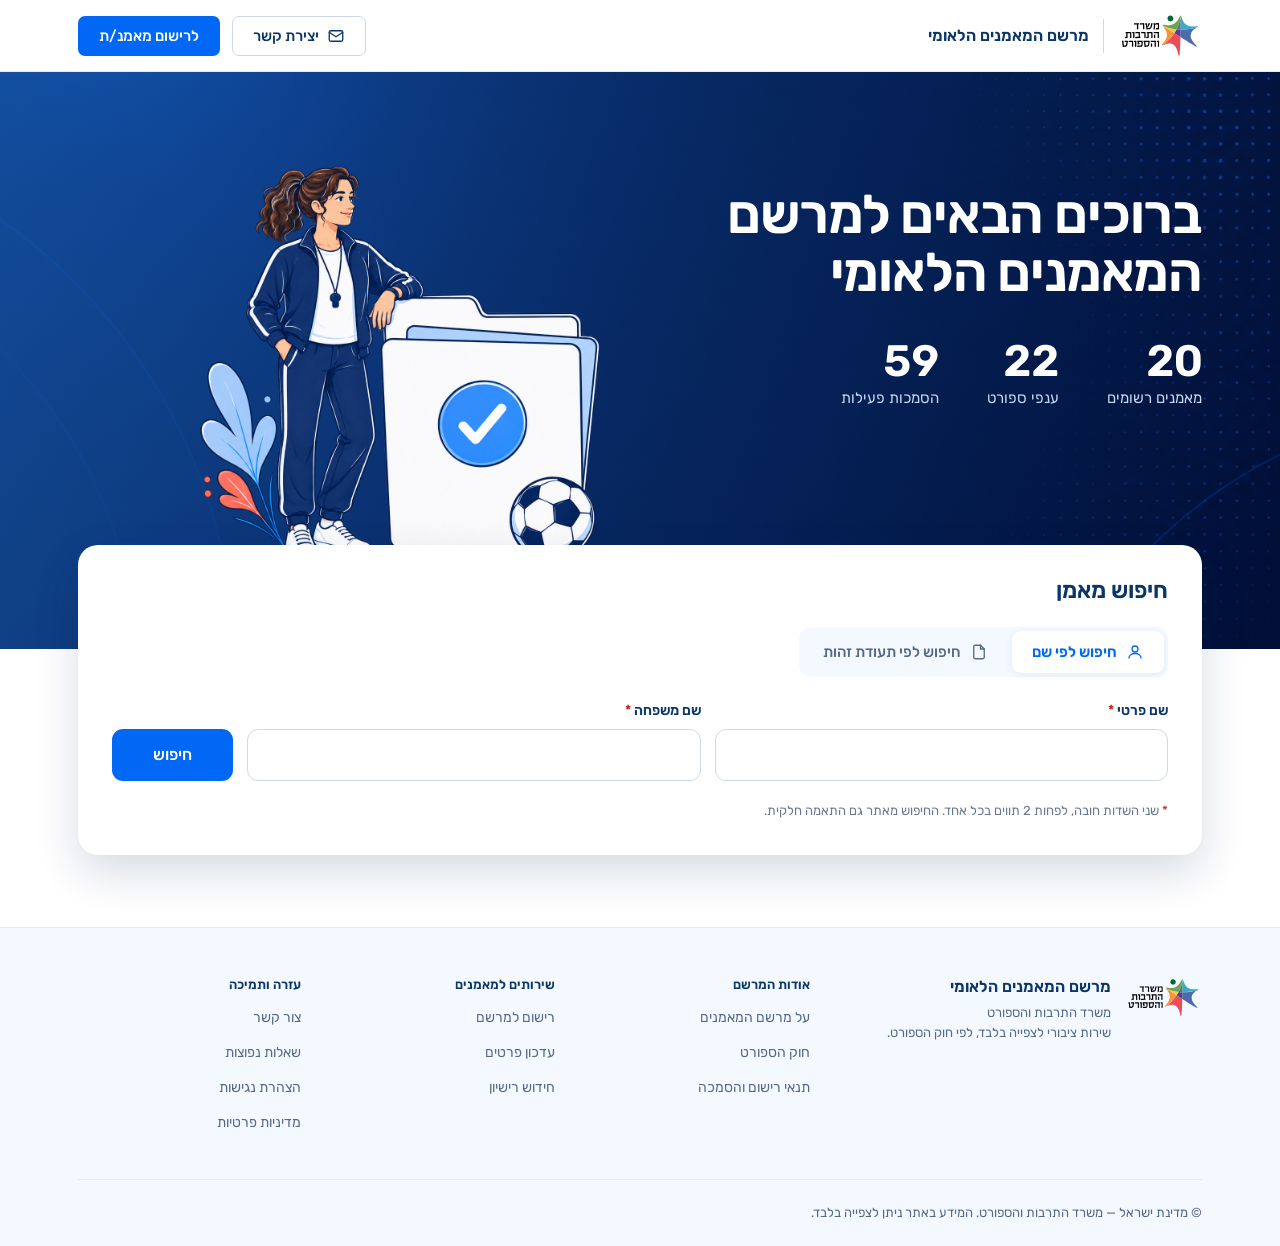
<file: index.html>
<!DOCTYPE html>
<html lang="he" dir="rtl">
<head>
  <meta charset="UTF-8">
  <meta name="viewport" content="width=device-width, initial-scale=1">
  <title>מרשם המאמנים הלאומי | מדינת ישראל</title>
  <meta name="description" content="חיפוש ואימות מאמנים הרשומים במרשם המאמנים הלאומי, בהתאם לחוק הספורט. השירות פתוח לציבור וללא צורך בהתחברות.">

  <link rel="preconnect" href="https://fonts.googleapis.com">
  <link rel="preconnect" href="https://fonts.gstatic.com" crossorigin>
  <link href="https://fonts.googleapis.com/css2?family=Rubik:wght@400;500;600&display=swap" rel="stylesheet">

  <link rel="stylesheet" href="css/tokens.css">
  <link rel="stylesheet" href="css/app.css">
</head>
<body>

  <a class="skip-link" href="#main">דילוג לתוכן המרכזי</a>

  <!-- ======================================================================
       הפס העליון — סעיף 3.2
       ====================================================================== -->
  <header class="govbar">
    <div class="govbar__in">

      <a class="brand" href="#" aria-label="מרשם המאמנים הלאומי — לדף הבית">
        <span class="brand__em">
          <img src="assets/ministry-lockup.svg" alt="סמל משרד התרבות והספורט" width="84" height="48">
        </span>
        <span class="brand__div" aria-hidden="true"></span>
        <span class="brand__wm">מרשם המאמנים הלאומי</span>
      </a>

      <nav class="govbar__nav" aria-label="ניווט ראשי">
        <a class="btn btn-out govbar__contact" href="#" data-icon="mail" data-icon-size="18"><span class="btn__t">יצירת קשר</span></a>
        <a class="btn btn-pri" href="#">לרישום מאמנ/ת</a>
      </nav>

    </div>
  </header>

  <main id="main">

    <!-- ====================================================================
         ההירו — סעיף 3.3
         הרקע הספורטיבי דקורטיבי בלבד ואינו נושא מידע, ולכן הוא ב-CSS
         ולא כתמונה במסמך: קורא מסך לא אמור להיתקל בו.
         ==================================================================== -->
    <section class="hero">
      <img class="hero__art" src="assets/coach-registry-gov-hero-cutout.png" alt="" aria-hidden="true">
      <div class="wrap hero__in">
        <h1>ברוכים הבאים למרשם המאמנים הלאומי</h1>

        <!-- הנתונים יושבים בהירו כדי שייראו מיד, בלי גלילה -->
        <dl class="hero-figs" aria-label="נתוני המרשם">
          <div class="hero-fig">
            <dd class="hero-fig__v" id="stat-coaches">—</dd>
            <dt class="hero-fig__l">מאמנים רשומים</dt>
          </div>
          <div class="hero-fig">
            <dd class="hero-fig__v" id="stat-sports">—</dd>
            <dt class="hero-fig__l">ענפי ספורט</dt>
          </div>
          <div class="hero-fig">
            <dd class="hero-fig__v" id="stat-authorizations">—</dd>
            <dt class="hero-fig__l">הסמכות פעילות</dt>
          </div>
        </dl>
      </div>
    </section>

    <!-- ====================================================================
         כרטיס החיפוש — סעיף 3.4
         רוכב על גבול ההירו כדי שיהיה האלמנט הבולט בדף.
         ==================================================================== -->
    <div class="wrap">
      <section class="search" aria-labelledby="search-t">

        <div class="search__head">
          <h2 id="search-t">חיפוש מאמן</h2>
        </div>

        <div class="tabs" role="tablist" aria-label="מסלולי חיפוש">
          <button class="tab" role="tab" type="button" id="tab-name" data-icon="user" data-icon-size="18"
                  aria-selected="true" aria-controls="panel-name" tabindex="0">חיפוש לפי שם</button>
          <button class="tab" role="tab" type="button" id="tab-id" data-icon="doc" data-icon-size="18"
                  aria-selected="false" aria-controls="panel-id" tabindex="-1">חיפוש לפי תעודת זהות</button>
        </div>

        <!-- ---------- מסלול א׳ — לפי שם ---------- -->
        <div role="tabpanel" id="panel-name" aria-labelledby="tab-name" tabindex="0">
          <form id="form-name" novalidate>
            <div class="srow">
              <div class="field">
                <label for="first-name">שם פרטי <span class="req" aria-hidden="true">*</span></label>
                <input type="text" id="first-name" autocomplete="off" aria-describedby="first-name-error">
              </div>
              <div class="field">
                <label for="last-name">שם משפחה <span class="req" aria-hidden="true">*</span></label>
                <input type="text" id="last-name" autocomplete="off" aria-describedby="last-name-error">
              </div>
              <button class="btn btn-pri btn-lg" type="submit">חיפוש</button>
            </div>

            <p class="errmsg" id="first-name-error" role="alert"></p>
            <p class="errmsg" id="last-name-error" role="alert"></p>

            <p class="snote">
              <span class="req" aria-hidden="true">*</span>
              שני השדות חובה, לפחות 2 תווים בכל אחד. החיפוש מאתר גם התאמה חלקית.
            </p>
          </form>
        </div>

        <!-- ---------- מסלול ב׳ — לפי תעודת זהות בלבד ----------
             טלפון ודוא"ל אינם מסלולי חיפוש: הם משמשים לסינון תוצאות
             בלבד, ולכן הם יושבים בעמודת הסינון שליד התוצאות. -->
        <div role="tabpanel" id="panel-id" aria-labelledby="tab-id" tabindex="0" hidden>
          <form id="form-id" novalidate>
            <div class="srow">
              <div class="field">
                <label for="identifier">מספר תעודת זהות</label>
                <input type="text" id="identifier" autocomplete="off" inputmode="numeric"
                       maxlength="9" aria-describedby="identifier-hint identifier-error">
              </div>
              <button class="btn btn-pri btn-lg" type="submit">חיפוש</button>
            </div>

            <p class="errmsg" id="identifier-error" role="alert"></p>
            <p class="snote" id="identifier-hint">
              9 ספרות, כולל ספרת ביקורת. החיפוש מדויק ומחזיר מאמן אחד לכל היותר.
            </p>
          </form>
        </div>

      </section>
    </div>

    <!-- ====================================================================
         תוצאות — סעיף 3.5
         ==================================================================== -->
    <div class="wrap" id="results-slot">
      <section class="res" id="results" aria-labelledby="results-t" hidden>

        <div class="res__head">
          <h2 id="results-t" tabindex="-1">תוצאות החיפוש</h2>
          <p class="res__count" id="results-count"></p>
        </div>

        <p class="sr-only" id="results-status" role="status" aria-live="polite"></p>

        <!-- מוצג רק אחרי חיפוש לפי שם: שם לבדו אינו מזהה יחיד -->
        <div class="notice" id="name-notice" hidden>
          <span class="notice__ic" data-icon="info" data-icon-size="18" aria-hidden="true"></span>
          <p>
            <b>שים לב:</b> תוצאות החיפוש מבוססות על שם בלבד ועלולות לכלול מספר
            מאמנים בעלי שם זהה. כדי לוודא שמדובר במאמן הספציפי שאתם מחפשים,
            <button type="button" class="notice__cta" id="go-id">מומלץ לחפש לפי מספר תעודת זהות ›</button>
          </p>
        </div>

        <!-- שתי עמודות: סינון מימין, תוצאות משמאל -->
        <div class="res__body">

          <aside class="filt" id="filter-bar" aria-labelledby="filt-t" hidden>
            <div class="filt__head">
              <h3 class="filt__t" id="filt-t">סינון לפי</h3>
              <button class="btn btn-link" type="button" id="filter-clear">ניקוי</button>
            </div>

            <div class="field sel">
              <label for="filter-sport">ענף ספורט</label>
              <select id="filter-sport"><option value="">כל הענפים</option></select>
              <span class="sel__ch" data-icon="chevdown" data-icon-size="16" aria-hidden="true"></span>
            </div>
            <div class="field sel">
              <label for="filter-rank">דרגת הסמכה</label>
              <select id="filter-rank"><option value="">כל הדרגות</option></select>
              <span class="sel__ch" data-icon="chevdown" data-icon-size="16" aria-hidden="true"></span>
            </div>
            <div class="field">
              <label for="filter-mobile">טלפון נייד</label>
              <input type="text" id="filter-mobile" autocomplete="off" inputmode="numeric">
            </div>
            <div class="field">
              <label for="filter-email">דואר אלקטרוני</label>
              <input type="text" id="filter-email" autocomplete="off">
            </div>

            <p class="filt__note">
              טלפון ודוא״ל משמשים לאיתור מדויק כשיש כמה מאמנים בעלי שם זהה,
              ואינם מוצגים בתוצאות.
            </p>
          </aside>

          <div class="coaches" id="results-grid"></div>

        </div>

        <!-- Disclaimer — הנוסח הסופי יסופק על ידי הלשכה המשפטית.
             סעיף 3.5.1 מבקש אותו בראש התוצאות; הוא הועבר לכאן לבקשת
             הלקוחה כדי לא לחסום את הסריקה. -->
        <p class="disc" id="disclaimer">
          המידע במרשם משקף את נתוני ההסמכה כפי שנרשמו במועד הפקת התצוגה,
          ואינו מהווה אישור על כשירותו של המאמן לפעילות מסוימת.
        </p>

      </section>
    </div>

  </main>

  <!-- ======================================================================
       הפוטר
       ====================================================================== -->
  <footer class="foot">
    <div class="wrap">
      <div class="foot__grid">

        <div class="foot__brand">
          <img src="assets/ministry-lockup.svg" alt="">
          <div>
            <b>מרשם המאמנים הלאומי</b>
            <p>משרד התרבות והספורט<br>שירות ציבורי לצפייה בלבד, לפי חוק הספורט.</p>
          </div>
        </div>

        <div>
          <h3>אודות המרשם</h3>
          <ul>
            <li><a href="#">על מרשם המאמנים</a></li>
            <li><a href="#">חוק הספורט</a></li>
            <li><a href="#">תנאי רישום והסמכה</a></li>
          </ul>
        </div>

        <div>
          <h3>שירותים למאמנים</h3>
          <ul>
            <li><a href="#">רישום למרשם</a></li>
            <li><a href="#">עדכון פרטים</a></li>
            <li><a href="#">חידוש רישיון</a></li>
          </ul>
        </div>

        <div>
          <h3>עזרה ותמיכה</h3>
          <ul>
            <li><a href="#">צור קשר</a></li>
            <li><a href="#">שאלות נפוצות</a></li>
            <li><a href="#">הצהרת נגישות</a></li>
            <li><a href="#">מדיניות פרטיות</a></li>
          </ul>
        </div>

      </div>

      <p class="foot__bottom">
        © מדינת ישראל — משרד התרבות והספורט. המידע באתר ניתן לצפייה בלבד.
      </p>
    </div>
  </footer>

  <script src="js/icons.js"></script>
  <script src="js/data.js"></script>
  <script src="js/app.js"></script>
</body>
</html>
</file>
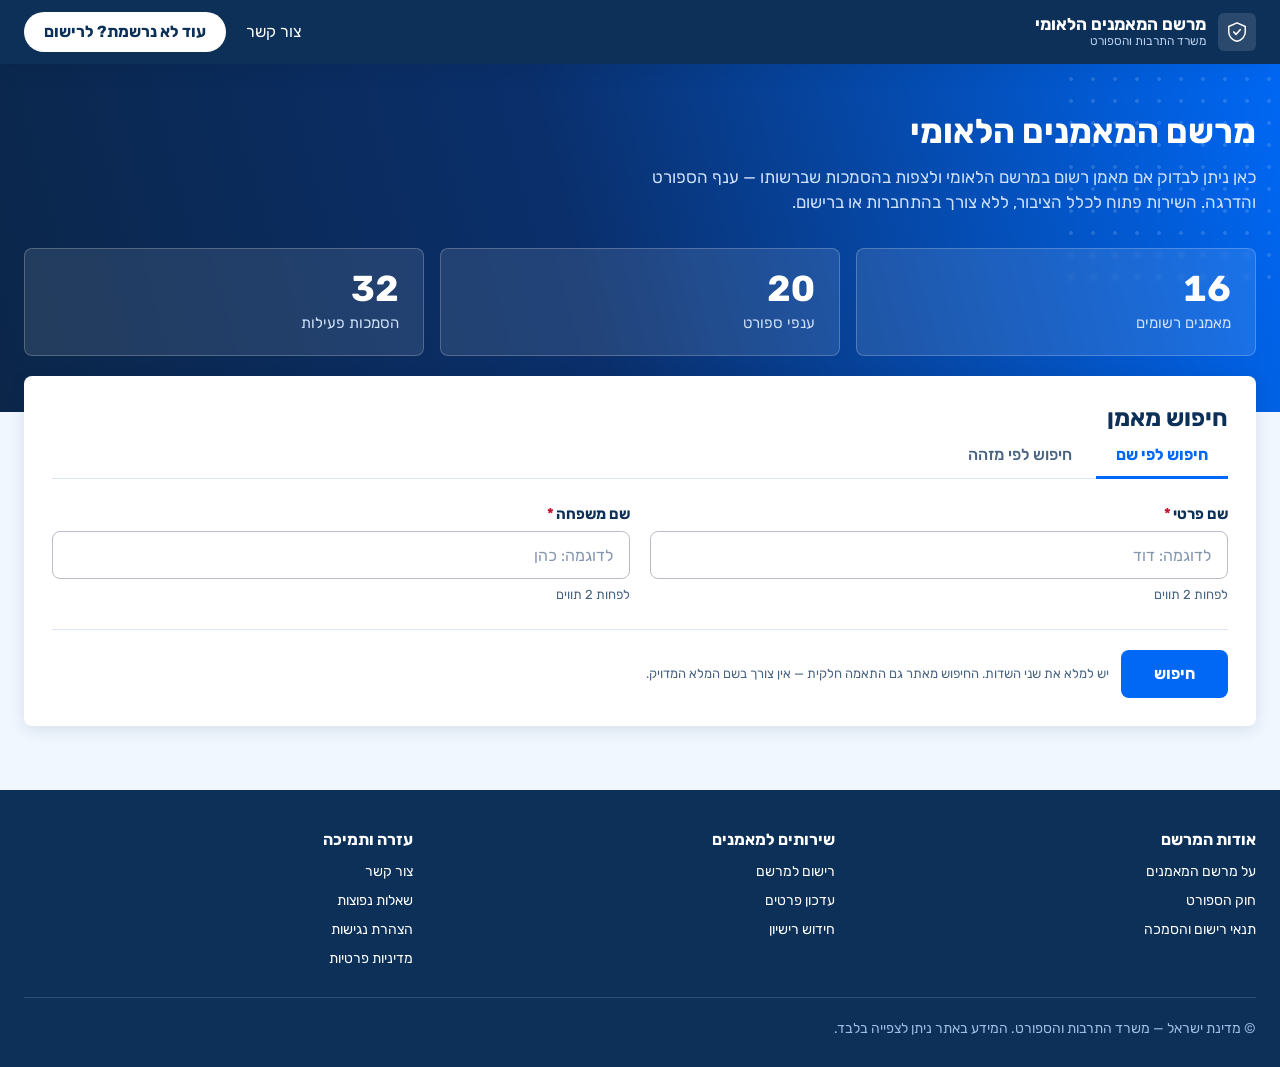
<file: v1-baseline/index.html>
<!DOCTYPE html>
<html lang="he" dir="rtl">
<head>
  <meta charset="UTF-8">
  <meta name="viewport" content="width=device-width, initial-scale=1">
  <title>מרשם המאמנים הלאומי | מדינת ישראל</title>
  <meta name="description" content="חיפוש ואימות מאמנים הרשומים במרשם המאמנים הלאומי, בהתאם לחוק הספורט. השירות פתוח לציבור וללא צורך בהתחברות.">

  <link rel="preconnect" href="https://fonts.googleapis.com">
  <link rel="preconnect" href="https://fonts.gstatic.com" crossorigin>
  <link href="https://fonts.googleapis.com/css2?family=Rubik:wght@300;400;500;700&display=swap" rel="stylesheet">

  <link rel="stylesheet" href="css/govil.css">
  <link rel="stylesheet" href="css/app.css">
</head>
<body>

  <a class="skip-link" href="#main">דילוג לתוכן המרכזי</a>

  <!-- ======================================================================
       כותרת עליונה — סעיף 3.2
       ====================================================================== -->
  <header class="gov-header">
    <div class="gov-container gov-header__bar">

      <a class="gov-brand" href="#" aria-label="מרשם המאמנים הלאומי — לדף הבית">
        <span class="gov-brand__mark" aria-hidden="true">
          <svg width="22" height="22" viewBox="0 0 24 24" fill="none" aria-hidden="true">
            <path d="M12 2 3 6v6c0 5 3.8 9.2 9 10 5.2-.8 9-5 9-10V6l-9-4Z" stroke="#fff" stroke-width="1.6" stroke-linejoin="round"/>
            <path d="m8.5 12 2.5 2.5 4.5-5" stroke="#fff" stroke-width="1.8" stroke-linecap="round" stroke-linejoin="round"/>
          </svg>
        </span>
        <span class="gov-brand__text">
          <span class="gov-brand__title">מרשם המאמנים הלאומי</span>
          <span class="gov-brand__sub">משרד התרבות והספורט</span>
        </span>
      </a>

      <nav class="gov-header__nav" aria-label="ניווט ראשי">
        <a class="gov-navlink" href="#">צור קשר</a>
        <a class="gov-navlink gov-navlink--cta" href="#">עוד לא נרשמת? לרישום</a>
      </nav>

    </div>
  </header>

  <main id="main">

    <!-- ====================================================================
         חלק עליון — כותרת, תיאור וסטטיסטיקות (סעיף 3.3)
         ==================================================================== -->
    <section class="gov-hero">
      <div class="gov-container">
        <h1>מרשם המאמנים הלאומי</h1>
        <p class="gov-hero__lead">
          כאן ניתן לבדוק אם מאמן רשום במרשם הלאומי ולצפות בהסמכות שברשותו — ענף הספורט והדרגה.
          השירות פתוח לכלל הציבור, ללא צורך בהתחברות או ברישום.
        </p>

        <div class="stats">
          <div class="stat">
            <span class="stat__value" id="stat-coaches">—</span>
            <span class="stat__label">מאמנים רשומים</span>
          </div>
          <div class="stat">
            <span class="stat__value" id="stat-sports">—</span>
            <span class="stat__label">ענפי ספורט</span>
          </div>
          <div class="stat">
            <span class="stat__value" id="stat-authorizations">—</span>
            <span class="stat__label">הסמכות פעילות</span>
          </div>
        </div>
      </div>
    </section>

    <!-- ====================================================================
         פאנל חיפוש — סעיף 3.4
         ==================================================================== -->
    <section class="gov-container search-panel" aria-labelledby="search-title">
      <div class="gov-panel">
        <h2 id="search-title">חיפוש מאמן</h2>

        <!-- לשוניות: שני מסלולי החיפוש -->
        <div class="tabs" role="tablist" aria-label="מסלולי חיפוש">
          <button class="tab" role="tab" id="tab-name"
                  aria-selected="true" aria-controls="panel-name" tabindex="0" type="button">
            חיפוש לפי שם
          </button>
          <button class="tab" role="tab" id="tab-id"
                  aria-selected="false" aria-controls="panel-id" tabindex="-1" type="button">
            חיפוש לפי מזהה
          </button>
        </div>

        <!-- ---------- מסלול א׳ — חיפוש לפי שם ---------- -->
        <div class="tabpanel" role="tabpanel" id="panel-name" aria-labelledby="tab-name" tabindex="0">
          <form id="form-name" novalidate>
            <div class="field-row">

              <div class="gov-field">
                <label class="gov-label" for="first-name">
                  שם פרטי<span class="req" aria-hidden="true">*</span>
                </label>
                <input class="gov-input" type="text" id="first-name" name="first-name"
                       required minlength="2" autocomplete="off"
                       placeholder="לדוגמה: דוד"
                       aria-describedby="first-name-hint first-name-error">
                <span class="gov-hint" id="first-name-hint">לפחות 2 תווים</span>
                <span class="gov-error" id="first-name-error" role="alert"></span>
              </div>

              <div class="gov-field">
                <label class="gov-label" for="last-name">
                  שם משפחה<span class="req" aria-hidden="true">*</span>
                </label>
                <input class="gov-input" type="text" id="last-name" name="last-name"
                       required minlength="2" autocomplete="off"
                       placeholder="לדוגמה: כהן"
                       aria-describedby="last-name-hint last-name-error">
                <span class="gov-hint" id="last-name-hint">לפחות 2 תווים</span>
                <span class="gov-error" id="last-name-error" role="alert"></span>
              </div>

            </div>

            <div class="search-actions">
              <button class="gov-btn gov-btn--primary" type="submit">חיפוש</button>
              <p class="gov-hint">
                יש למלא את שני השדות. החיפוש מאתר גם התאמה חלקית — אין צורך בשם המלא המדויק.
              </p>
            </div>
          </form>
        </div>

        <!-- ---------- מסלול ב׳ — חיפוש לפי מזהה ---------- -->
        <div class="tabpanel" role="tabpanel" id="panel-id" aria-labelledby="tab-id" tabindex="0" hidden>
          <form id="form-id" novalidate>

            <fieldset style="border:0;padding:0;margin:0 0 20px;">
              <legend class="gov-label" style="padding:0;margin-bottom:10px;">סוג המזהה</legend>
              <div class="gov-radio-group">
                <label class="gov-radio">
                  <input type="radio" name="id-type" value="id" checked>
                  <span>תעודת זהות</span>
                </label>
                <label class="gov-radio">
                  <input type="radio" name="id-type" value="mobile">
                  <span>טלפון נייד</span>
                </label>
                <label class="gov-radio">
                  <input type="radio" name="id-type" value="email">
                  <span>דואר אלקטרוני</span>
                </label>
              </div>
            </fieldset>

            <div class="gov-field" style="max-width:420px;">
              <label class="gov-label" for="identifier" id="identifier-label">מספר תעודת זהות</label>
              <input class="gov-input" type="text" id="identifier" name="identifier"
                     required autocomplete="off" inputmode="numeric"
                     aria-describedby="identifier-hint identifier-error">
              <span class="gov-hint" id="identifier-hint"></span>
              <span class="gov-error" id="identifier-error" role="alert"></span>
            </div>

            <div class="search-actions">
              <button class="gov-btn gov-btn--primary" type="submit">חיפוש</button>
              <p class="gov-hint">חיפוש לפי מזהה דורש התאמה מדויקת ומחזיר מאמן אחד לכל היותר.</p>
            </div>
          </form>
        </div>

      </div>
    </section>

    <!-- ====================================================================
         תוצאות — סעיף 3.5
         ==================================================================== -->
    <section class="gov-container results" id="results" aria-labelledby="results-title" hidden>

      <h2 id="results-title" tabindex="-1">תוצאות החיפוש</h2>

      <!-- הכרזה לקורא מסך על שינוי בתוצאות -->
      <p class="sr-only" id="results-status" role="status" aria-live="polite"></p>

      <!-- Disclaimer — הנוסח הסופי יסופק על ידי הלשכה המשפטית -->
      <div class="gov-alert gov-alert--notice" style="margin:16px 0 24px;">
        <span class="gov-alert__icon" aria-hidden="true">ⓘ</span>
        <div>
          <strong>הבהרה משפטית</strong> —
          המידע במרשם משקף את נתוני ההסמכה כפי שנרשמו במועד הפקת התצוגה, ואינו מהווה אישור
          על כשירותו של המאמן לפעילות מסוימת. נוסח סופי יימסר על ידי הלשכה המשפטית.
        </div>
      </div>

      <div class="results__head" id="results-head" hidden>
        <p class="results__count" id="results-count"></p>
      </div>

      <!-- בר סינון — מוצג רק כשיש יותר מתוצאה אחת (סעיף 3.5.2) -->
      <div class="filter-bar" id="filter-bar" hidden>
        <div class="gov-field">
          <label class="gov-label" for="filter-sport">ענף ספורט</label>
          <select class="gov-select" id="filter-sport">
            <option value="">כל הענפים</option>
          </select>
        </div>
        <div class="gov-field">
          <label class="gov-label" for="filter-rank">דרגת הסמכה</label>
          <select class="gov-select" id="filter-rank">
            <option value="">כל הדרגות</option>
          </select>
        </div>
        <button class="gov-btn gov-btn--secondary" type="button" id="filter-clear">ניקוי סינון</button>
      </div>

      <div class="coach-grid" id="results-grid"></div>

    </section>

  </main>

  <!-- ======================================================================
       כותרת תחתונה
       ====================================================================== -->
  <footer class="gov-footer">
    <div class="gov-container">
      <div class="gov-footer__grid">

        <div>
          <h3>אודות המרשם</h3>
          <ul>
            <li><a href="#">על מרשם המאמנים</a></li>
            <li><a href="#">חוק הספורט</a></li>
            <li><a href="#">תנאי רישום והסמכה</a></li>
          </ul>
        </div>

        <div>
          <h3>שירותים למאמנים</h3>
          <ul>
            <li><a href="#">רישום למרשם</a></li>
            <li><a href="#">עדכון פרטים</a></li>
            <li><a href="#">חידוש רישיון</a></li>
          </ul>
        </div>

        <div>
          <h3>עזרה ותמיכה</h3>
          <ul>
            <li><a href="#">צור קשר</a></li>
            <li><a href="#">שאלות נפוצות</a></li>
            <li><a href="#">הצהרת נגישות</a></li>
            <li><a href="#">מדיניות פרטיות</a></li>
          </ul>
        </div>

      </div>
      <p class="gov-footer__bottom">
        © מדינת ישראל — משרד התרבות והספורט. המידע באתר ניתן לצפייה בלבד.
      </p>
    </div>
  </footer>

  <script src="js/data.js"></script>
  <script src="js/app.js"></script>
</body>
</html>
</file>
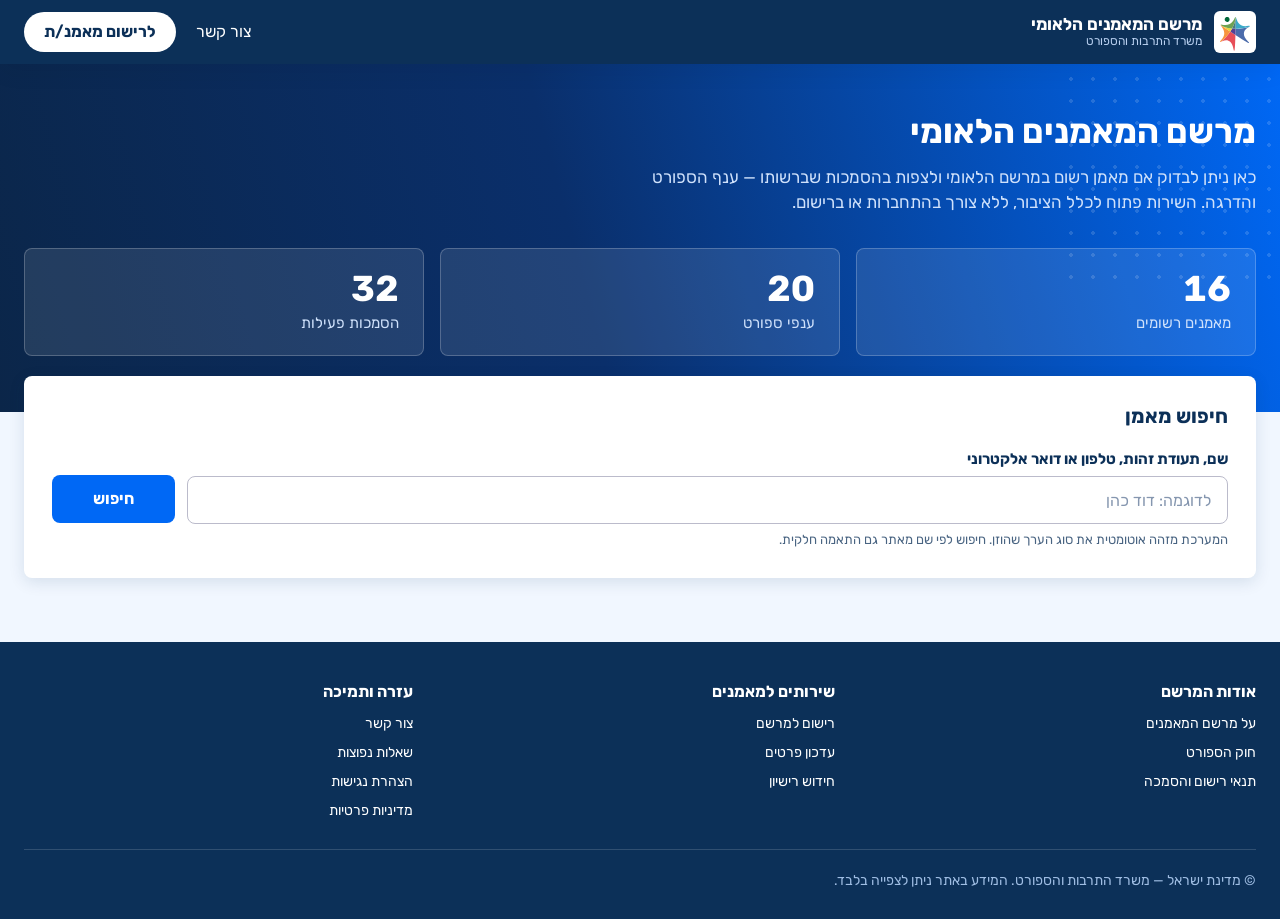
<file: v2-minimal/index.html>
<!DOCTYPE html>
<html lang="he" dir="rtl">
<head>
  <meta charset="UTF-8">
  <meta name="viewport" content="width=device-width, initial-scale=1">
  <title>מרשם המאמנים הלאומי | מדינת ישראל</title>
  <meta name="description" content="חיפוש ואימות מאמנים הרשומים במרשם המאמנים הלאומי, בהתאם לחוק הספורט. השירות פתוח לציבור וללא צורך בהתחברות.">

  <link rel="preconnect" href="https://fonts.googleapis.com">
  <link rel="preconnect" href="https://fonts.gstatic.com" crossorigin>
  <link href="https://fonts.googleapis.com/css2?family=Rubik:wght@300;400;500;700&display=swap" rel="stylesheet">

  <link rel="stylesheet" href="css/govil.css">
  <link rel="stylesheet" href="css/app.css">
</head>
<body>

  <a class="skip-link" href="#main">דילוג לתוכן המרכזי</a>

  <!-- ======================================================================
       כותרת עליונה — סעיף 3.2
       הלוגו הרשמי מונח על משטח לבן: הסמל רב־הגוונים כולל ירוק כהה וסגול
       שאינם קריאים על רקע כחול כהה.
       ====================================================================== -->
  <header class="gov-header">
    <div class="gov-container gov-header__bar">

      <a class="gov-brand" href="#" aria-label="מרשם המאמנים הלאומי — לדף הבית">
        <span class="gov-brand__mark">
          <img src="assets/ministry-logo.svg" alt="סמל משרד התרבות והספורט" width="26" height="30">
        </span>
        <span class="gov-brand__text">
          <span class="gov-brand__title">מרשם המאמנים הלאומי</span>
          <span class="gov-brand__sub">משרד התרבות והספורט</span>
        </span>
      </a>

      <nav class="gov-header__nav" aria-label="ניווט ראשי">
        <a class="gov-navlink" href="#">צור קשר</a>
        <a class="gov-navlink gov-navlink--cta" href="#">לרישום מאמנ/ת</a>
      </nav>

    </div>
  </header>

  <main id="main">

    <!-- ====================================================================
         חלק עליון — כותרת, תיאור וסטטיסטיקות (סעיף 3.3)
         ==================================================================== -->
    <section class="gov-hero">
      <div class="gov-container">
        <h1>מרשם המאמנים הלאומי</h1>
        <p class="gov-hero__lead">
          כאן ניתן לבדוק אם מאמן רשום במרשם הלאומי ולצפות בהסמכות שברשותו — ענף הספורט והדרגה.
          השירות פתוח לכלל הציבור, ללא צורך בהתחברות או ברישום.
        </p>

        <div class="stats">
          <div class="stat">
            <span class="stat__value" id="stat-coaches">—</span>
            <span class="stat__label">מאמנים רשומים</span>
          </div>
          <div class="stat">
            <span class="stat__value" id="stat-sports">—</span>
            <span class="stat__label">ענפי ספורט</span>
          </div>
          <div class="stat">
            <span class="stat__value" id="stat-authorizations">—</span>
            <span class="stat__label">הסמכות פעילות</span>
          </div>
        </div>
      </div>
    </section>

    <!-- ====================================================================
         פאנל חיפוש — שדה אחד לכל סוגי המזהים, וסינון באותו הכרטיס
         ==================================================================== -->
    <section class="gov-container search-panel" aria-labelledby="search-title">
      <div class="gov-panel">

        <h2 id="search-title">חיפוש מאמן</h2>

        <form id="form-search" novalidate>
          <div class="search-row">
            <div class="gov-field search-field">

              <span class="search-labelline">
                <label class="gov-label" for="q">שם, תעודת זהות, טלפון או דואר אלקטרוני</label>
                <span class="detect-chip" id="detect-chip" hidden></span>
              </span>

              <input class="gov-input" type="text" id="q" name="q"
                     autocomplete="off" enterkeyhint="search"
                     placeholder="לדוגמה: דוד כהן"
                     aria-describedby="q-hint q-error">

              <span class="gov-hint" id="q-hint">
                המערכת מזהה אוטומטית את סוג הערך שהוזן. חיפוש לפי שם מאתר גם התאמה חלקית.
              </span>
              <span class="gov-error" id="q-error" role="alert"></span>

            </div>

            <button class="gov-btn gov-btn--primary search-submit" type="submit">חיפוש</button>
          </div>
        </form>

        <!-- סינון — מוצג באותו כרטיס, רק כשיש יותר מתוצאה אחת (סעיף 3.5.2) -->
        <div class="filter-row" id="filter-bar" hidden>
          <span class="filter-row__title" id="filter-title">צמצום התוצאות</span>
          <div class="gov-field filter-field">
            <label class="gov-label" for="filter-sport">ענף ספורט</label>
            <select class="gov-select" id="filter-sport">
              <option value="">כל הענפים</option>
            </select>
          </div>
          <div class="gov-field filter-field">
            <label class="gov-label" for="filter-rank">דרגת הסמכה</label>
            <select class="gov-select" id="filter-rank">
              <option value="">כל הדרגות</option>
            </select>
          </div>
          <button class="gov-btn gov-btn--ghost" type="button" id="filter-clear">ניקוי</button>
        </div>

      </div>
    </section>

    <!-- ====================================================================
         תוצאות — סעיף 3.5
         ==================================================================== -->
    <section class="gov-container results" id="results" aria-labelledby="results-title" hidden>

      <div class="results__head">
        <h2 id="results-title" tabindex="-1">תוצאות החיפוש</h2>
        <p class="results__count" id="results-count"></p>
      </div>

      <!-- הכרזה לקורא מסך על שינוי בתוצאות -->
      <p class="sr-only" id="results-status" role="status" aria-live="polite"></p>

      <!-- Disclaimer — הנוסח הסופי יסופק על ידי הלשכה המשפטית -->
      <p class="disclaimer" id="disclaimer">
        המידע במרשם משקף את נתוני ההסמכה כפי שנרשמו במועד הפקת התצוגה, ואינו מהווה אישור
        על כשירותו של המאמן לפעילות מסוימת. <span class="disclaimer__note">נוסח סופי יימסר על ידי הלשכה המשפטית.</span>
      </p>

      <div class="coach-grid" id="results-grid"></div>

    </section>

  </main>

  <!-- ======================================================================
       כותרת תחתונה
       ====================================================================== -->
  <footer class="gov-footer">
    <div class="gov-container">
      <div class="gov-footer__grid">

        <div>
          <h3>אודות המרשם</h3>
          <ul>
            <li><a href="#">על מרשם המאמנים</a></li>
            <li><a href="#">חוק הספורט</a></li>
            <li><a href="#">תנאי רישום והסמכה</a></li>
          </ul>
        </div>

        <div>
          <h3>שירותים למאמנים</h3>
          <ul>
            <li><a href="#">רישום למרשם</a></li>
            <li><a href="#">עדכון פרטים</a></li>
            <li><a href="#">חידוש רישיון</a></li>
          </ul>
        </div>

        <div>
          <h3>עזרה ותמיכה</h3>
          <ul>
            <li><a href="#">צור קשר</a></li>
            <li><a href="#">שאלות נפוצות</a></li>
            <li><a href="#">הצהרת נגישות</a></li>
            <li><a href="#">מדיניות פרטיות</a></li>
          </ul>
        </div>

      </div>
      <p class="gov-footer__bottom">
        © מדינת ישראל — משרד התרבות והספורט. המידע באתר ניתן לצפייה בלבד.
      </p>
    </div>
  </footer>

  <script src="js/data.js"></script>
  <script src="js/app.js"></script>
</body>
</html>
</file>
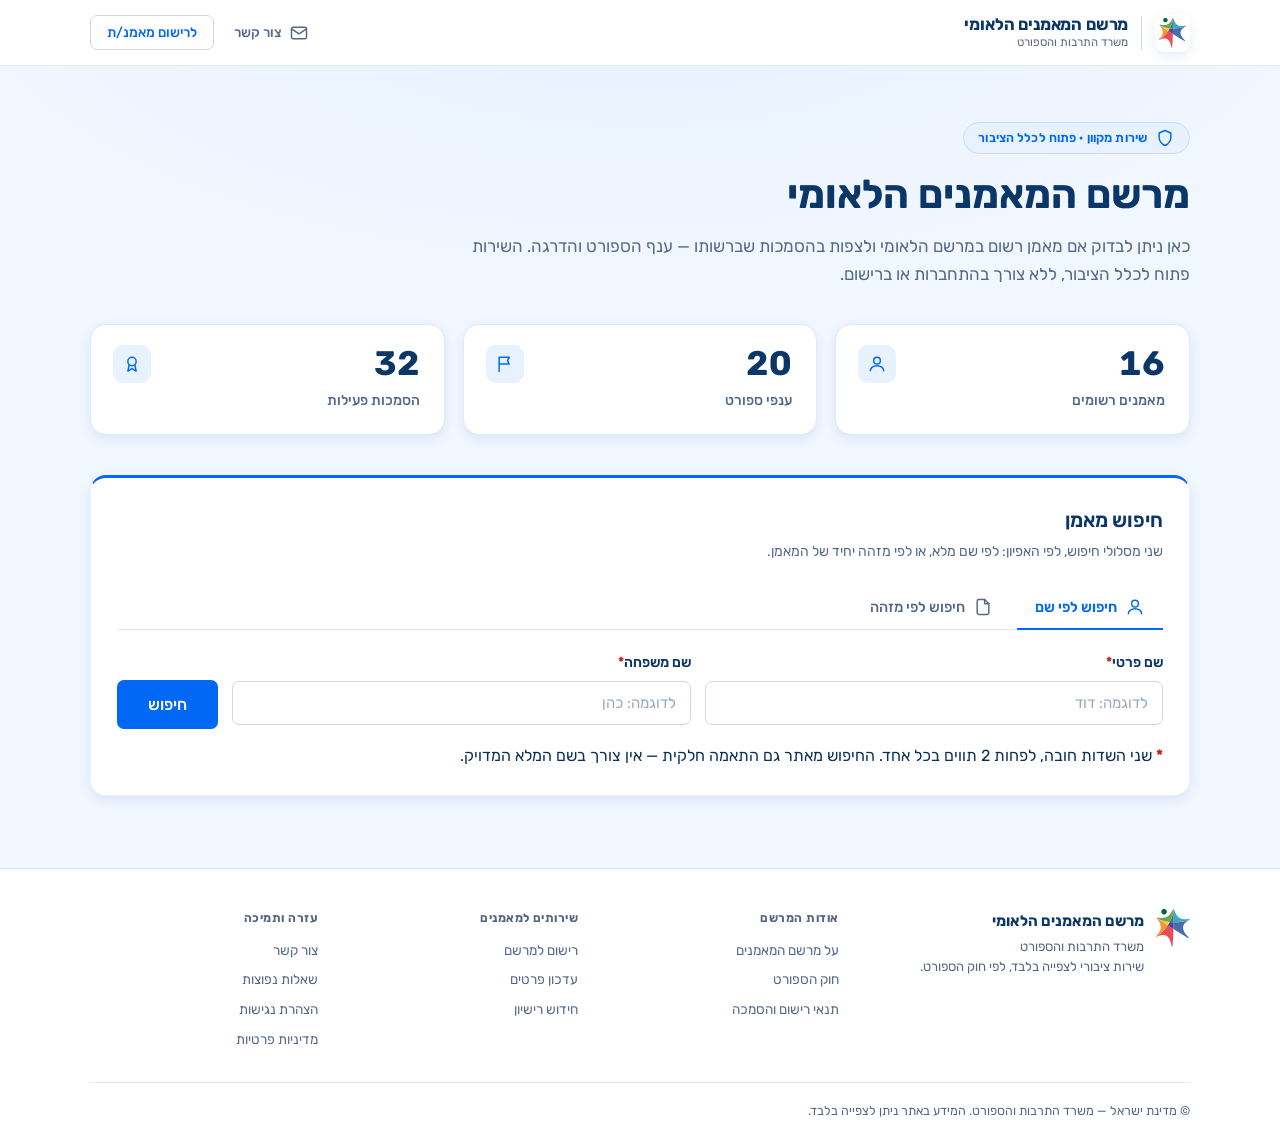
<file: v3-igds/index.html>
<!DOCTYPE html>
<html lang="he" dir="rtl">
<head>
  <meta charset="UTF-8">
  <meta name="viewport" content="width=device-width, initial-scale=1">
  <title>מרשם המאמנים הלאומי | מדינת ישראל</title>
  <meta name="description" content="חיפוש ואימות מאמנים הרשומים במרשם המאמנים הלאומי, בהתאם לחוק הספורט. השירות פתוח לציבור וללא צורך בהתחברות.">

  <link rel="preconnect" href="https://fonts.googleapis.com">
  <link rel="preconnect" href="https://fonts.gstatic.com" crossorigin>
  <link href="https://fonts.googleapis.com/css2?family=Rubik:wght@300;400;500;600;700&display=swap" rel="stylesheet">

  <link rel="stylesheet" href="css/igds.css">
  <link rel="stylesheet" href="css/app.css">
</head>
<body>

  <a class="skip-link" href="#main">דילוג לתוכן המרכזי</a>

  <!-- ======================================================================
       כותרת עליונה — סעיף 3.2
       נעילת המיתוג של gov.il: סמל · קו מפריד · שם המערכת ומשרד האם.
       הסמל רב־הגוונים מונח על משטח לבן — הירוק והסגול שבו אינם קריאים
       על רקע כחול כהה.
       ====================================================================== -->
  <header class="govbar">
    <div class="govbar__inner">

      <a class="brand-lock" href="#" aria-label="מרשם המאמנים הלאומי — לדף הבית">
        <span class="brand-lock__emblem">
          <img src="assets/ministry-logo.svg" alt="סמל משרד התרבות והספורט" width="26" height="30">
        </span>
        <span class="brand-lock__div" aria-hidden="true"></span>
        <span class="brand-lock__tx">
          <span class="brand-lock__wm">מרשם המאמנים הלאומי</span>
          <span class="brand-lock__sub">משרד התרבות והספורט</span>
        </span>
      </a>

      <nav class="govbar__nav" aria-label="ניווט ראשי">
        <a class="txtbtn" href="#" data-icon="mail">צור קשר</a>
        <a class="btn btn-out btn-sm" href="#">לרישום מאמנ/ת</a>
      </nav>

    </div>
  </header>

  <main id="main">

    <!-- ====================================================================
         כותרת, הסבר וסטטיסטיקות — סעיפים 3.3 ו-3.6
         ==================================================================== -->
    <section class="hero">
      <div class="container">

        <p class="hero__kicker" data-icon="shield">שירות מקוון · פתוח לכלל הציבור</p>

        <h1 class="title">מרשם המאמנים הלאומי</h1>

        <p class="lead">
          כאן ניתן לבדוק אם מאמן רשום במרשם הלאומי ולצפות בהסמכות שברשותו — ענף הספורט והדרגה.
          השירות פתוח לכלל הציבור, ללא צורך בהתחברות או ברישום.
        </p>

        <div class="stats">
          <div class="stat">
            <span class="stat__ic" data-icon="user" aria-hidden="true"></span>
            <span class="stat__value" id="stat-coaches">—</span>
            <span class="stat__label">מאמנים רשומים</span>
          </div>
          <div class="stat">
            <span class="stat__ic" data-icon="flag" aria-hidden="true"></span>
            <span class="stat__value" id="stat-sports">—</span>
            <span class="stat__label">ענפי ספורט</span>
          </div>
          <div class="stat">
            <span class="stat__ic" data-icon="award" aria-hidden="true"></span>
            <span class="stat__value" id="stat-authorizations">—</span>
            <span class="stat__label">הסמכות פעילות</span>
          </div>
        </div>

        <!-- ================================================================
             כרטיס החיפוש — שדה אחד לכל סוגי המזהים, וסינון באותו הכרטיס
             ================================================================ -->
        <section class="search-panel" aria-labelledby="search-title">
          <div class="card accent">
            <div class="card-b">

              <h2 id="search-title">חיפוש מאמן</h2>
              <p class="panel-sub">
                שני מסלולי חיפוש, לפי האפיון: לפי שם מלא, או לפי מזהה יחיד של המאמן.
              </p>

              <!-- שני מסלולי החיפוש — סעיף 3.4 -->
              <div class="tabs" role="tablist" aria-label="מסלולי חיפוש">
                <button class="tab" role="tab" type="button" id="tab-name" data-icon="user"
                        aria-selected="true" aria-controls="panel-name" tabindex="0">
                  חיפוש לפי שם
                </button>
                <button class="tab" role="tab" type="button" id="tab-id" data-icon="doc"
                        aria-selected="false" aria-controls="panel-id" tabindex="-1">
                  חיפוש לפי מזהה
                </button>
              </div>

              <!-- ---------- מסלול א׳ — לפי שם (חיפוש מוכל) ---------- -->
              <div class="tabpanel" role="tabpanel" id="panel-name" aria-labelledby="tab-name" tabindex="0">
                <form id="form-name" novalidate>

                  <div class="search-row">

                    <div class="field" id="field-first">
                      <label for="first-name">שם פרטי<span class="req" aria-hidden="true">*</span></label>
                      <input type="text" id="first-name" autocomplete="off"
                             placeholder="לדוגמה: דוד"
                             aria-describedby="first-name-error">
                      <span class="errmsg" id="first-name-error" role="alert"></span>
                    </div>

                    <div class="field" id="field-last">
                      <label for="last-name">שם משפחה<span class="req" aria-hidden="true">*</span></label>
                      <input type="text" id="last-name" autocomplete="off"
                             placeholder="לדוגמה: כהן"
                             aria-describedby="last-name-error">
                      <span class="errmsg" id="last-name-error" role="alert"></span>
                    </div>

                    <button class="btn btn-pri btn-lg search-submit" type="submit">חיפוש</button>
                  </div>

                  <p class="hint search-note">
                    <span class="req" aria-hidden="true">*</span>
                    שני השדות חובה, לפחות 2 תווים בכל אחד. החיפוש מאתר גם התאמה חלקית —
                    אין צורך בשם המלא המדויק.
                  </p>

                </form>
              </div>

              <!-- ---------- מסלול ב׳ — לפי מזהה (התאמה מדויקת) ---------- -->
              <div class="tabpanel" role="tabpanel" id="panel-id" aria-labelledby="tab-id" tabindex="0" hidden>
                <form id="form-id" novalidate>

                  <fieldset class="idtype">
                    <legend>סוג המזהה</legend>
                    <div class="radio-row">
                      <label class="radio-pill">
                        <input type="radio" name="id-type" value="id" checked>
                        <span>תעודת זהות</span>
                      </label>
                      <label class="radio-pill">
                        <input type="radio" name="id-type" value="mobile">
                        <span>טלפון נייד</span>
                      </label>
                      <label class="radio-pill">
                        <input type="radio" name="id-type" value="email">
                        <span>דואר אלקטרוני</span>
                      </label>
                    </div>
                  </fieldset>

                  <div class="search-row">

                    <div class="field" id="field-identifier">
                      <label for="identifier" id="identifier-label">מספר תעודת זהות</label>
                      <span class="search-input-wrap">
                        <span class="search-ic" data-icon="search" aria-hidden="true"></span>
                        <input type="text" id="identifier" autocomplete="off" inputmode="numeric"
                               aria-describedby="identifier-hint identifier-error">
                      </span>
                      <span class="hint" id="identifier-hint"></span>
                      <span class="errmsg" id="identifier-error" role="alert"></span>
                    </div>

                    <button class="btn btn-pri btn-lg search-submit" type="submit">חיפוש</button>
                  </div>

                  <p class="hint search-note">
                    חיפוש לפי מזהה דורש התאמה מדויקת, ומחזיר מאמן אחד לכל היותר.
                  </p>

                </form>
              </div>

              <!-- ================================================================
                   צמצום התוצאות — מוצג רק כשיש יותר מתוצאה אחת (סעיף 3.5.2).
                   טלפון ודוא"ל אינם שדות חיפוש כאן אלא כלי איתור: הם מצמצמים
                   רשימת מאמנים בעלי שם זהה למאמן אחד מדויק.
                   ================================================================ -->
              <div class="filter-row" id="filter-bar" hidden>

                <div class="filter-row__head">
                  <span class="filter-row__title" data-icon="sliders">צמצום התוצאות</span>
                  <button class="btn btn-ghost filter-clear" type="button" id="filter-clear">ניקוי</button>
                </div>

                <div class="filter-grid">

                  <div class="field filter-field">
                    <label for="filter-sport">ענף ספורט</label>
                    <select id="filter-sport">
                      <option value="">כל הענפים</option>
                    </select>
                  </div>

                  <div class="field filter-field">
                    <label for="filter-rank">דרגת הסמכה</label>
                    <select id="filter-rank">
                      <option value="">כל הדרגות</option>
                    </select>
                  </div>

                  <div class="field filter-field">
                    <label for="filter-mobile">טלפון נייד</label>
                    <input type="text" id="filter-mobile" autocomplete="off" inputmode="numeric"
                          >
                  </div>

                  <div class="field filter-field">
                    <label for="filter-email">דואר אלקטרוני</label>
                    <input type="text" id="filter-email" autocomplete="off"
                          >
                  </div>

                </div>

                <p class="hint filter-note">
                  טלפון ודוא״ל מיועדים לאיתור מדויק כשיש כמה מאמנים בעלי שם זהה.
                  הם נבדקים מול הרשומה בהתאמה מלאה, ואינם מוצגים בתוצאות.
                </p>

              </div>

            </div>
          </div>
        </section>

      </div>
    </section>

    <!-- ====================================================================
         תוצאות — סעיף 3.5
         ==================================================================== -->
    <section class="container results" id="results" aria-labelledby="results-title" hidden>

      <div class="results__head section-head">
        <h2 class="sec" id="results-title" tabindex="-1">תוצאות החיפוש</h2>
        <span class="cnt" id="results-cnt" hidden></span>
      </div>
      <p class="results__count" id="results-count"></p>

      <!-- הכרזה לקורא מסך על שינוי בתוצאות -->
      <p class="sr-only" id="results-status" role="status" aria-live="polite"></p>

      <!-- Disclaimer — הנוסח הסופי יסופק על ידי הלשכה המשפטית -->
      <div class="info-box disclaimer" id="disclaimer">
        <span class="ico" data-icon="info" aria-hidden="true"></span>
        <span>
          המידע במרשם משקף את נתוני ההסמכה כפי שנרשמו במועד הפקת התצוגה, ואינו מהווה אישור
          על כשירותו של המאמן לפעילות מסוימת.
          <span class="disclaimer__note">נוסח סופי יימסר על ידי הלשכה המשפטית.</span>
        </span>
      </div>

      <div class="coach-grid" id="results-grid"></div>

    </section>

  </main>

  <!-- ======================================================================
       כותרת תחתונה
       ====================================================================== -->
  <footer class="govfoot">
    <div class="container">

      <div class="govfoot__grid">

        <div class="govfoot__brand">
          <img src="assets/ministry-logo.svg" alt="">
          <div>
            <b>מרשם המאמנים הלאומי</b>
            <p>משרד התרבות והספורט<br>שירות ציבורי לצפייה בלבד, לפי חוק הספורט.</p>
          </div>
        </div>

        <div>
          <h3>אודות המרשם</h3>
          <ul>
            <li><a href="#">על מרשם המאמנים</a></li>
            <li><a href="#">חוק הספורט</a></li>
            <li><a href="#">תנאי רישום והסמכה</a></li>
          </ul>
        </div>

        <div>
          <h3>שירותים למאמנים</h3>
          <ul>
            <li><a href="#">רישום למרשם</a></li>
            <li><a href="#">עדכון פרטים</a></li>
            <li><a href="#">חידוש רישיון</a></li>
          </ul>
        </div>

        <div>
          <h3>עזרה ותמיכה</h3>
          <ul>
            <li><a href="#">צור קשר</a></li>
            <li><a href="#">שאלות נפוצות</a></li>
            <li><a href="#">הצהרת נגישות</a></li>
            <li><a href="#">מדיניות פרטיות</a></li>
          </ul>
        </div>

      </div>

      <p class="govfoot__bottom">
        © מדינת ישראל — משרד התרבות והספורט. המידע באתר ניתן לצפייה בלבד.
      </p>

    </div>
  </footer>

  <script src="js/icons.js"></script>
  <script src="js/data.js"></script>
  <script src="js/app.js"></script>
</body>
</html>
</file>
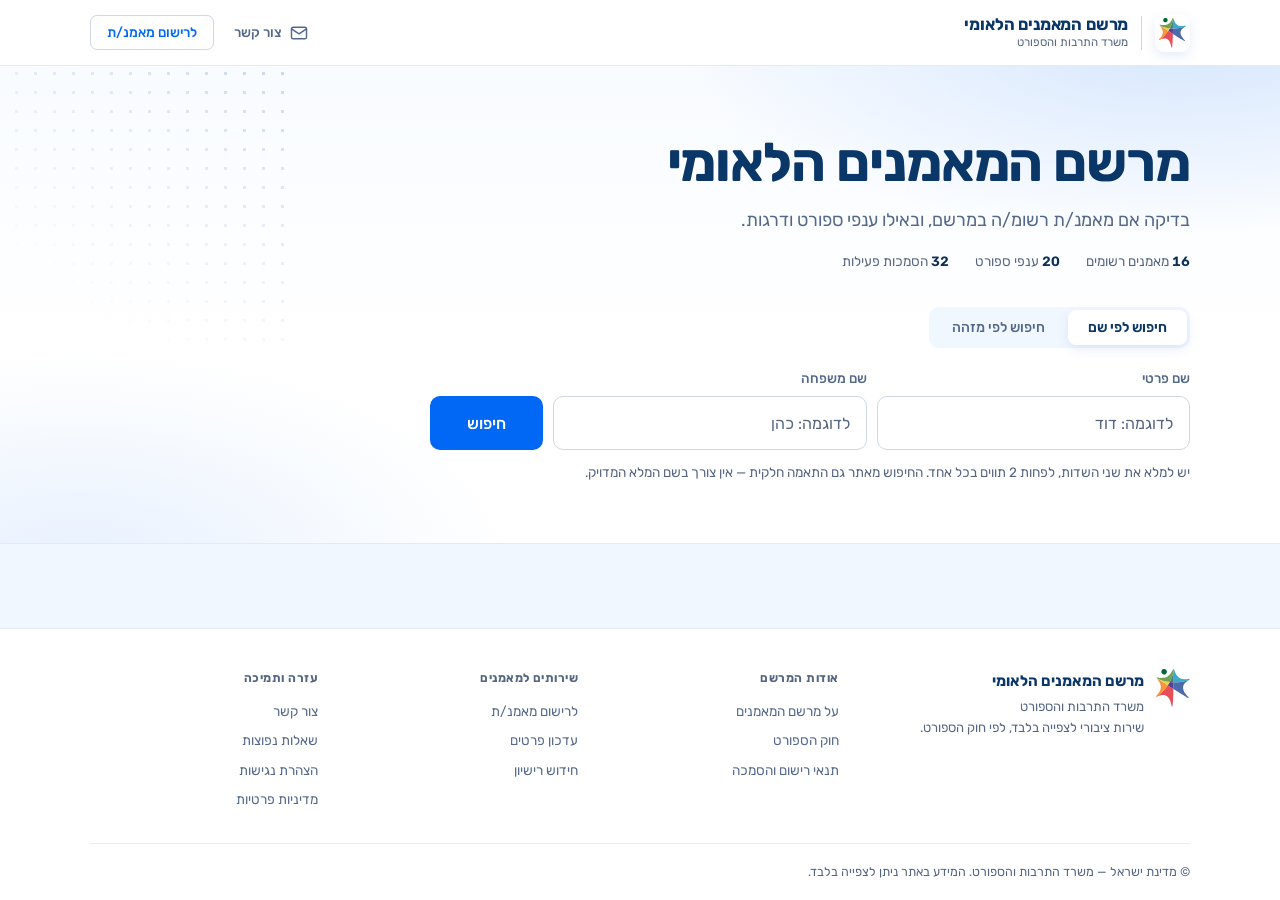
<file: v4-clear/index.html>
<!DOCTYPE html>
<html lang="he" dir="rtl">
<head>
  <meta charset="UTF-8">
  <meta name="viewport" content="width=device-width, initial-scale=1">
  <title>מרשם המאמנים הלאומי | מדינת ישראל</title>
  <meta name="description" content="חיפוש ואימות מאמנים הרשומים במרשם המאמנים הלאומי, בהתאם לחוק הספורט. השירות פתוח לציבור וללא צורך בהתחברות.">

  <link rel="preconnect" href="https://fonts.googleapis.com">
  <link rel="preconnect" href="https://fonts.gstatic.com" crossorigin>
  <link href="https://fonts.googleapis.com/css2?family=Rubik:wght@300;400;500;600;700&display=swap" rel="stylesheet">

  <link rel="stylesheet" href="css/igds.css">
  <link rel="stylesheet" href="css/app.css">
</head>
<body>

  <a class="skip-link" href="#main">דילוג לתוכן המרכזי</a>

  <!-- ======================================================================
       כותרת עליונה — סעיף 3.2
       ====================================================================== -->
  <header class="govbar">
    <div class="govbar__inner">

      <a class="brand-lock" href="#" aria-label="מרשם המאמנים הלאומי — לדף הבית">
        <span class="brand-lock__emblem">
          <img src="assets/ministry-logo.svg" alt="סמל משרד התרבות והספורט" width="26" height="30">
        </span>
        <span class="brand-lock__div" aria-hidden="true"></span>
        <span class="brand-lock__tx">
          <span class="brand-lock__wm">מרשם המאמנים הלאומי</span>
          <span class="brand-lock__sub">משרד התרבות והספורט</span>
        </span>
      </a>

      <nav class="govbar__nav" aria-label="ניווט ראשי">
        <a class="txtbtn" href="#" data-icon="mail">צור קשר</a>
        <a class="btn btn-out btn-sm" href="#">לרישום מאמנ/ת</a>
      </nav>

    </div>
  </header>

  <main id="main">

    <!-- ====================================================================
         פתיח — סעיפים 3.3 ו-3.6
         --------------------------------------------------------------------
         בלי מסגרות, כרטיסים או עיטור. הזהות היא הכותרת עצמה, האקשן הוא
         שדה אחד גדול, והנתונים הם שורת טקסט שקטה. ההיררכיה נשענת על
         ניגודי גודל ועל אוויר — לא על משטחים.
         ==================================================================== -->
    <section class="lede">
      <div class="container lede__in">

        <h1 class="lede__t">מרשם המאמנים הלאומי</h1>

        <p class="lede__s">
          בדיקה אם מאמנ/ת רשומ/ה במרשם, ובאילו ענפי ספורט ודרגות.
        </p>

        <p class="figs" id="figs">
          <span class="figs__i"><b id="stat-coaches">—</b> מאמנים רשומים</span>
          <span class="figs__i"><b id="stat-sports">—</b> ענפי ספורט</span>
          <span class="figs__i"><b id="stat-authorizations">—</b> הסמכות פעילות</span>
        </p>

        <!-- ================================================================
             שני מסלולי החיפוש — סעיף 3.4.
             ההפרדה אינה קישוט: מסלול השם מחייב שם פרטי ומשפחה יחדיו,
             ולכן אי אפשר לשלוף ממנו רשימות. מסלול המזהה הוא התאמה
             מדויקת ומחזיר מאמן אחד לכל היותר.
             ================================================================ -->
        <div class="q">

          <div class="seg" role="tablist" aria-label="מסלולי חיפוש">
            <button class="seg__b" role="tab" type="button" id="tab-name"
                    aria-selected="true" aria-controls="panel-name" tabindex="0">
              חיפוש לפי שם
            </button>
            <button class="seg__b" role="tab" type="button" id="tab-id"
                    aria-selected="false" aria-controls="panel-id" tabindex="-1">
              חיפוש לפי מזהה
            </button>
          </div>

          <!-- ---------- מסלול א׳ — לפי שם (חיפוש מוכל) ---------- -->
          <div role="tabpanel" id="panel-name" aria-labelledby="tab-name" tabindex="0">
            <form id="form-name" novalidate>

              <div class="q__row">
                <div class="q__f">
                  <label for="first-name">שם פרטי</label>
                  <input type="text" id="first-name" autocomplete="off"
                         placeholder="לדוגמה: דוד"
                         aria-describedby="first-name-error">
                </div>
                <div class="q__f">
                  <label for="last-name">שם משפחה</label>
                  <input type="text" id="last-name" autocomplete="off"
                         placeholder="לדוגמה: כהן"
                         aria-describedby="last-name-error">
                </div>
                <button class="btn btn-pri q__go" type="submit">חיפוש</button>
              </div>

              <p class="q__hint">
                יש למלא את שני השדות, לפחות 2 תווים בכל אחד.
                החיפוש מאתר גם התאמה חלקית — אין צורך בשם המלא המדויק.
              </p>
              <p class="errmsg q__err" id="first-name-error" role="alert"></p>
              <p class="errmsg q__err" id="last-name-error" role="alert"></p>

            </form>
          </div>

          <!-- ---------- מסלול ב׳ — לפי מזהה (התאמה מדויקת) ---------- -->
          <div role="tabpanel" id="panel-id" aria-labelledby="tab-id" tabindex="0" hidden>
            <form id="form-id" novalidate>

              <fieldset class="kinds">
                <legend class="sr-only">סוג המזהה</legend>
                <label class="kind">
                  <input type="radio" name="id-type" value="id" checked>
                  <span>תעודת זהות</span>
                </label>
                <label class="kind">
                  <input type="radio" name="id-type" value="mobile">
                  <span>טלפון נייד</span>
                </label>
                <label class="kind">
                  <input type="radio" name="id-type" value="email">
                  <span>דואר אלקטרוני</span>
                </label>
              </fieldset>

              <div class="q__row">
                <div class="q__f">
                  <label for="identifier" id="identifier-label">מספר תעודת זהות</label>
                  <input type="text" id="identifier" autocomplete="off" inputmode="numeric"
                         aria-describedby="identifier-hint identifier-error">
                </div>
                <button class="btn btn-pri q__go" type="submit">חיפוש</button>
              </div>

              <p class="q__hint" id="identifier-hint"></p>
              <p class="errmsg q__err" id="identifier-error" role="alert"></p>

            </form>
          </div>

        </div>

      </div>
    </section>

    <!-- ====================================================================
         תוצאות — סעיף 3.5
         ==================================================================== -->
    <section class="res" id="results" aria-labelledby="results-title" hidden>
      <div class="container">

        <div class="res__head">
          <h2 id="results-title" tabindex="-1">תוצאות החיפוש</h2>
          <p class="res__count" id="results-count"></p>
        </div>

        <p class="sr-only" id="results-status" role="status" aria-live="polite"></p>

        <!-- ==============================================================
             סינון התוצאות — שני שדות בדיוק לפי סעיף 3.5.2,
             ומוצג רק כשיש יותר מתוצאה אחת. יושב עם התוצאות ולא עם
             החיפוש, כי הוא פועל עליהן.
             ============================================================== -->
        <div class="nar" id="filter-bar" hidden>

          <div class="nar__f">
            <label for="filter-sport">ענף ספורט</label>
            <select id="filter-sport"><option value="">כל הענפים</option></select>
          </div>

          <div class="nar__f">
            <label for="filter-rank">דרגת הסמכה</label>
            <select id="filter-rank"><option value="">כל הדרגות</option></select>
          </div>

          <button class="btn btn-ghost nar__x" type="button" id="filter-clear">ניקוי</button>

        </div>

        <div class="coach-grid" id="results-grid"></div>

        <!-- Disclaimer — הנוסח הסופי יסופק על ידי הלשכה המשפטית -->
        <p class="disc" id="disclaimer">
          המידע במרשם משקף את נתוני ההסמכה כפי שנרשמו במועד הפקת התצוגה, ואינו מהווה
          אישור על כשירותו של המאמן לפעילות מסוימת.
          <span class="disc__n">נוסח סופי יימסר על ידי הלשכה המשפטית.</span>
        </p>

      </div>
    </section>

  </main>

  <!-- ======================================================================
       כותרת תחתונה
       ====================================================================== -->
  <footer class="govfoot">
    <div class="container">

      <div class="govfoot__grid">

        <div class="govfoot__brand">
          <img src="assets/ministry-logo.svg" alt="">
          <div>
            <b>מרשם המאמנים הלאומי</b>
            <p>משרד התרבות והספורט<br>שירות ציבורי לצפייה בלבד, לפי חוק הספורט.</p>
          </div>
        </div>

        <div>
          <h3>אודות המרשם</h3>
          <ul>
            <li><a href="#">על מרשם המאמנים</a></li>
            <li><a href="#">חוק הספורט</a></li>
            <li><a href="#">תנאי רישום והסמכה</a></li>
          </ul>
        </div>

        <div>
          <h3>שירותים למאמנים</h3>
          <ul>
            <li><a href="#">לרישום מאמנ/ת</a></li>
            <li><a href="#">עדכון פרטים</a></li>
            <li><a href="#">חידוש רישיון</a></li>
          </ul>
        </div>

        <div>
          <h3>עזרה ותמיכה</h3>
          <ul>
            <li><a href="#">צור קשר</a></li>
            <li><a href="#">שאלות נפוצות</a></li>
            <li><a href="#">הצהרת נגישות</a></li>
            <li><a href="#">מדיניות פרטיות</a></li>
          </ul>
        </div>

      </div>

      <p class="govfoot__bottom">
        © מדינת ישראל — משרד התרבות והספורט. המידע באתר ניתן לצפייה בלבד.
      </p>

    </div>
  </footer>

  <script src="js/icons.js"></script>
  <script src="js/data.js"></script>
  <script src="js/app.js"></script>
</body>
</html>
</file>
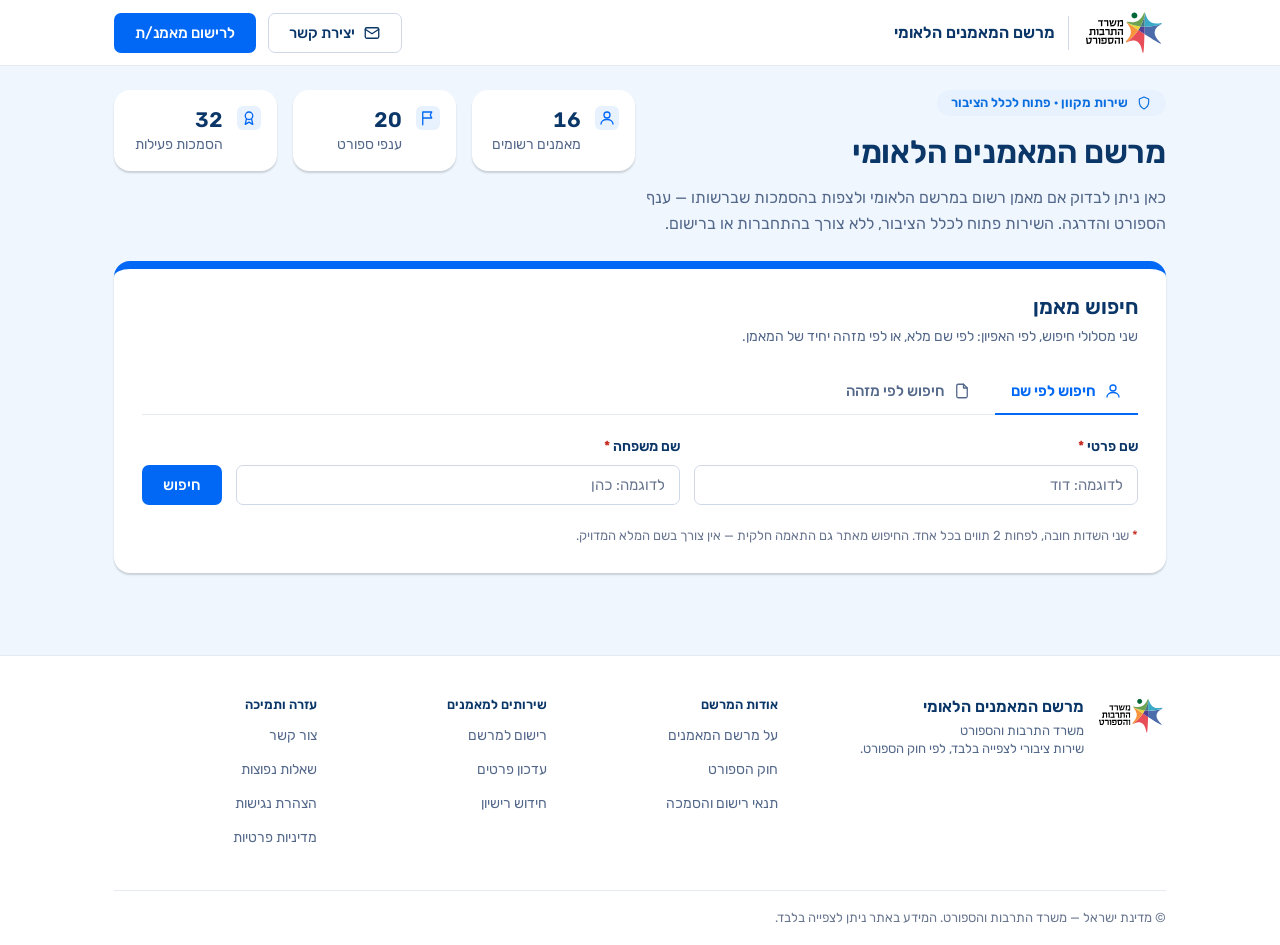
<file: v5-figma/index.html>
<!DOCTYPE html>
<html lang="he" dir="rtl">
<head>
  <meta charset="UTF-8">
  <meta name="viewport" content="width=device-width, initial-scale=1">
  <title>מרשם המאמנים הלאומי | מדינת ישראל</title>
  <meta name="description" content="חיפוש ואימות מאמנים הרשומים במרשם המאמנים הלאומי, בהתאם לחוק הספורט. השירות פתוח לציבור וללא צורך בהתחברות.">

  <link rel="preconnect" href="https://fonts.googleapis.com">
  <link rel="preconnect" href="https://fonts.gstatic.com" crossorigin>
  <link href="https://fonts.googleapis.com/css2?family=Rubik:wght@400;500;600&display=swap" rel="stylesheet">

  <link rel="stylesheet" href="css/tokens.css">
  <link rel="stylesheet" href="css/app.css">
</head>
<body>

  <a class="skip-link" href="#main">דילוג לתוכן המרכזי</a>

  <!-- ======================================================================
       הפס העליון — סעיף 3.2
       הסדר לפי הקובץ: סמל המשרד בקצה הימני, מפריד, ואז שם המרשם.
       ====================================================================== -->
  <header class="govbar">
    <div class="govbar__in">

      <a class="brand" href="#" aria-label="מרשם המאמנים הלאומי — לדף הבית">
        <span class="brand__em">
          <img src="assets/ministry-lockup.svg" alt="סמל משרד התרבות והספורט" width="74" height="42">
        </span>
        <span class="brand__div" aria-hidden="true"></span>
        <span class="brand__wm">מרשם המאמנים הלאומי</span>
      </a>

      <nav class="govbar__nav" aria-label="ניווט ראשי">
        <a class="btn btn-out" href="#" data-icon="mail" data-icon-size="18">יצירת קשר</a>
        <a class="btn btn-pri" href="#">לרישום מאמנ/ת</a>
      </nav>

    </div>
  </header>

  <main id="main">

    <!-- ====================================================================
         ההירו — סעיפים 3.3 ו-3.6
         שתי עמודות: הטקסט מימין, שלושת כרטיסי הנתונים משמאל.
         ==================================================================== -->
    <section class="hero">
      <div class="container hero__in">

        <div class="hero__tx">
          <p class="kicker" data-icon="shield" data-icon-size="16">שירות מקוון · פתוח לכלל הציבור</p>
          <h1 class="t-title">מרשם המאמנים הלאומי</h1>
          <p class="hero__lead">
            כאן ניתן לבדוק אם מאמן רשום במרשם הלאומי ולצפות בהסמכות שברשותו — ענף
            הספורט והדרגה. השירות פתוח לכלל הציבור, ללא צורך בהתחברות או ברישום.
          </p>
        </div>

        <div class="stats">
          <div class="stat">
            <span class="stat__ch" data-icon="user" data-icon-size="18" aria-hidden="true"></span>
            <span class="stat__tx">
              <span class="stat__v" id="stat-coaches">—</span>
              <span class="stat__l">מאמנים רשומים</span>
            </span>
          </div>
          <div class="stat">
            <span class="stat__ch" data-icon="flag" data-icon-size="18" aria-hidden="true"></span>
            <span class="stat__tx">
              <span class="stat__v" id="stat-sports">—</span>
              <span class="stat__l">ענפי ספורט</span>
            </span>
          </div>
          <div class="stat">
            <span class="stat__ch" data-icon="award" data-icon-size="18" aria-hidden="true"></span>
            <span class="stat__tx">
              <span class="stat__v" id="stat-authorizations">—</span>
              <span class="stat__l">הסמכות פעילות</span>
            </span>
          </div>
        </div>

      </div>
    </section>

    <!-- ====================================================================
         כרטיס החיפוש — סעיף 3.4
         שני מסלולים: לפי שם (מוכל, שני שדות חובה) או לפי מזהה (מדויק).
         ==================================================================== -->
    <div class="container">
      <section class="card card--accent search" aria-labelledby="search-t">
        <div class="card__b">

          <div class="search__head">
            <h2 class="t-h2" id="search-t">חיפוש מאמן</h2>
            <p class="search__sub">
              שני מסלולי חיפוש, לפי האפיון: לפי שם מלא, או לפי מזהה יחיד של המאמן.
            </p>
          </div>

          <div class="tabs" role="tablist" aria-label="מסלולי חיפוש">
            <button class="tab" role="tab" type="button" id="tab-name" data-icon="user" data-icon-size="18"
                    aria-selected="true" aria-controls="panel-name" tabindex="0">חיפוש לפי שם</button>
            <button class="tab" role="tab" type="button" id="tab-id" data-icon="doc" data-icon-size="18"
                    aria-selected="false" aria-controls="panel-id" tabindex="-1">חיפוש לפי מזהה</button>
          </div>

          <!-- ---------- מסלול א׳ — לפי שם ---------- -->
          <div role="tabpanel" id="panel-name" aria-labelledby="tab-name" tabindex="0">
            <form id="form-name" novalidate>

              <div class="srow">
                <div class="field">
                  <label for="first-name">שם פרטי <span class="req" aria-hidden="true">*</span></label>
                  <input type="text" id="first-name" autocomplete="off"
                         placeholder="לדוגמה: דוד" aria-describedby="first-name-error">
                </div>
                <div class="field">
                  <label for="last-name">שם משפחה <span class="req" aria-hidden="true">*</span></label>
                  <input type="text" id="last-name" autocomplete="off"
                         placeholder="לדוגמה: כהן" aria-describedby="last-name-error">
                </div>
                <button class="btn btn-pri" type="submit">חיפוש</button>
              </div>

              <p class="errmsg" id="first-name-error" role="alert"></p>
              <p class="errmsg" id="last-name-error" role="alert"></p>

              <p class="snote">
                <span class="req" aria-hidden="true">*</span>
                שני השדות חובה, לפחות 2 תווים בכל אחד. החיפוש מאתר גם התאמה חלקית —
                אין צורך בשם המלא המדויק.
              </p>

            </form>
          </div>

          <!-- ---------- מסלול ב׳ — לפי מזהה ---------- -->
          <div role="tabpanel" id="panel-id" aria-labelledby="tab-id" tabindex="0" hidden>
            <form id="form-id" novalidate>

              <div class="srow">
                <div class="field sel">
                  <label for="id-type">סוג המזהה</label>
                  <select id="id-type">
                    <option value="id">תעודת זהות</option>
                    <option value="mobile">טלפון נייד</option>
                    <option value="email">דואר אלקטרוני</option>
                  </select>
                  <span class="sel__ch" data-icon="chevdown" data-icon-size="16" aria-hidden="true"></span>
                </div>
                <div class="field">
                  <label for="identifier" id="identifier-label">מספר תעודת זהות</label>
                  <input type="text" id="identifier" autocomplete="off" inputmode="numeric"
                         aria-describedby="identifier-hint identifier-error">
                </div>
                <button class="btn btn-pri" type="submit">חיפוש</button>
              </div>

              <p class="errmsg" id="identifier-error" role="alert"></p>

              <p class="snote" id="identifier-hint"></p>

            </form>
          </div>

        </div>
      </section>
    </div>

    <!-- ====================================================================
         כרטיס התוצאות — סעיף 3.5
         ==================================================================== -->
    <div class="container">
      <section class="card" id="results" aria-labelledby="results-t" hidden>
        <div class="card__b">

          <div class="res__head">
            <h2 class="t-h2" id="results-t" tabindex="-1">תוצאות חיפוש</h2>
          </div>

          <p class="sr-only" id="results-status" role="status" aria-live="polite"></p>

          <!-- Disclaimer — הנוסח הסופי יסופק על ידי הלשכה המשפטית -->
          <div class="info" id="disclaimer">
            <span class="info__ic" data-icon="info" data-icon-size="18" aria-hidden="true"></span>
            <span>
              המידע במרשם משקף את נתוני ההסמכה כפי שנרשמו במועד הפקת התצוגה, ואינו מהווה
              אישור על כשירותו של המאמן לפעילות מסוימת.
              <span class="info__note">נוסח סופי יימסר על ידי הלשכה המשפטית.</span>
              טלפון ודוא״ל מיועדים לאיתור מדויק כשיש כמה מאמנים בעלי שם זהה. הם נבדקים מול
              הרשומה בהתאמה מלאה, ואינם מוצגים בתוצאות.
            </span>
          </div>

          <!-- סינון — מוצג רק כשיש יותר מתוצאה אחת (סעיף 3.5.2) -->
          <div class="filt" id="filter-bar" hidden>

            <div class="filt__head">
              <span class="filt__t">סינון התוצאות</span>
              <button class="btn btn-link" type="button" id="filter-clear">ניקוי הסננים</button>
            </div>

            <div class="filt__grid">
              <div class="field sel">
                <label for="filter-sport">ענף ספורט</label>
                <select id="filter-sport"><option value="">כל הענפים</option></select>
                <span class="sel__ch" data-icon="chevdown" data-icon-size="16" aria-hidden="true"></span>
              </div>
              <div class="field sel">
                <label for="filter-rank">דרגת הסמכה</label>
                <select id="filter-rank"><option value="">כל הדרגות</option></select>
                <span class="sel__ch" data-icon="chevdown" data-icon-size="16" aria-hidden="true"></span>
              </div>
              <div class="field">
                <label for="filter-mobile">טלפון נייד</label>
                <input type="text" id="filter-mobile" autocomplete="off"
                       inputmode="numeric">
              </div>
              <div class="field">
                <label for="filter-email">דואר אלקטרוני</label>
                <input type="text" id="filter-email" autocomplete="off">
              </div>
            </div>

          </div>

          <p class="res__count" id="results-count"></p>

          <div class="coaches" id="results-grid"></div>

        </div>
      </section>
    </div>

  </main>

  <!-- ======================================================================
       הפוטר
       ====================================================================== -->
  <footer class="foot">
    <div class="container">

      <div class="foot__grid">

        <div class="foot__brand">
          <img src="assets/ministry-lockup.svg" alt="">
          <div>
            <b>מרשם המאמנים הלאומי</b>
            <p>משרד התרבות והספורט<br>שירות ציבורי לצפייה בלבד, לפי חוק הספורט.</p>
          </div>
        </div>

        <div>
          <h3>אודות המרשם</h3>
          <ul>
            <li><a href="#">על מרשם המאמנים</a></li>
            <li><a href="#">חוק הספורט</a></li>
            <li><a href="#">תנאי רישום והסמכה</a></li>
          </ul>
        </div>

        <div>
          <h3>שירותים למאמנים</h3>
          <ul>
            <li><a href="#">רישום למרשם</a></li>
            <li><a href="#">עדכון פרטים</a></li>
            <li><a href="#">חידוש רישיון</a></li>
          </ul>
        </div>

        <div>
          <h3>עזרה ותמיכה</h3>
          <ul>
            <li><a href="#">צור קשר</a></li>
            <li><a href="#">שאלות נפוצות</a></li>
            <li><a href="#">הצהרת נגישות</a></li>
            <li><a href="#">מדיניות פרטיות</a></li>
          </ul>
        </div>

      </div>

      <p class="foot__bottom">
        © מדינת ישראל — משרד התרבות והספורט. המידע באתר ניתן לצפייה בלבד.
      </p>

    </div>
  </footer>

  <script src="js/icons.js"></script>
  <script src="js/data.js"></script>
  <script src="js/app.js"></script>
</body>
</html>
</file>
<file: css/tokens.css>
/* ==========================================================================
   טוקנים — נלקחו ישירות ממשתני הקובץ ב-Figma
   "משרד המדע תרבות — מערכת טפסים", מסך 2173:178
   --------------------------------------------------------------------------
   הערכים כאן אינם משוחזרים מהעין: הם נשלפו דרך get_variable_defs,
   ולכן שמות הטוקנים תואמים אחד לאחד לשמות בקובץ העיצוב.
   ========================================================================== */

:root {
  /* ---- צבע ---- */
  --white:      #ffffff;
  --surface:    #ffffff;
  --blue:       #0068f5;
  --blue-l:     #e8f1fe;
  --blue-l2:    #f4f8ff;
  --link:       #0b6ee0;

  --ink:        #0c3058;
  --ink-strong: #0b3668;
  --ink-soft:   #54688a;
  --muted:      #6a7790;

  --line:       #e4e9f2;
  --line-2:     #cfd8e6;
  --bg-2:       #eef2f8;
  --page:       #eff6fe;   /* רקע העמוד במסך ה-Figma */

  --danger:     #c2241b;

  /* דרגות — צבעי הסטטוס מהקובץ */
  --st-sub-t:   #1d4ed8;  --st-sub-b:   #dbe7fe;
  --st-appr-t:  #15803d;  --st-appr-b:  #d7f2e0;
  --st-wait-t:  #b45309;  --st-wait-b:  #fdebd0;

  /* ---- צורה ---- */
  --r:      7px;      /* radius/base */
  --r-lg:   16px;     /* radius/lg   */
  --r-pill: 999px;

  /* ---- הצללה ---- */
  --e1: 0 2px 2px rgba(0, 0, 0, .16);   /* Elevation/E1 */

  /* ---- מידות פריסה ---- */
  --container: 1100px;   /* רוחב התוכן במסך ה-Figma */
  --hh: 66px;            /* גובה הפס העליון */

  --focus: 0 0 0 3px rgba(0, 104, 245, .22);
}

/* ==========================================================================
   בסיס
   ========================================================================== */

*, *::before, *::after { box-sizing: border-box; }

html { -webkit-text-size-adjust: 100%; }

body {
  margin: 0;
  font-family: Rubik, system-ui, -apple-system, "Segoe UI", sans-serif;
  font-size: 16px;       /* Body/Regular */
  line-height: 26px;
  color: var(--ink);
  background: var(--page);
  -webkit-font-smoothing: antialiased;

  /* הפוטר נצמד לתחתית גם כשהתוכן קצר מגובה החלון */
  min-height: 100vh;
  min-height: 100dvh;
  display: flex;
  flex-direction: column;
}

main { flex: 1 0 auto; }

h1, h2, h3 { margin: 0; }
p { margin: 0; }
ul { list-style: none; margin: 0; padding: 0; }

/* בלי האיפוס הזה הדפדפן נותן ל-dd מרווח פנימי של 40px, שדוחף את
   המספר הצידה ומוציא אותו מיישור מול התווית שמתחתיו. */
dl, dd, dt { margin: 0; }
a { color: inherit; text-decoration: none; }
button { font-family: inherit; cursor: pointer; border: none; background: none; color: inherit; }
input, select { font-family: inherit; }
img, svg { max-width: 100%; }

/* כל רכיב שמגדיר display מפורש גובר על תכונת hidden של HTML */
[hidden] { display: none !important; }

:focus-visible { outline: 2px solid var(--blue); outline-offset: 2px; border-radius: var(--r); }

.ic-svg { display: inline-block; vertical-align: -.18em; flex-shrink: 0; }

.sr-only {
  position: absolute; width: 1px; height: 1px;
  padding: 0; margin: -1px; overflow: hidden;
  clip: rect(0 0 0 0); white-space: nowrap; border: 0;
}

.skip-link {
  position: fixed; inset-inline-start: 12px; top: -80px; z-index: 500;
  background: var(--blue); color: #fff;
  padding: 10px 18px; border-radius: var(--r);
  font-size: 14px; font-weight: 600;
  box-shadow: var(--e1);
  transition: top .15s;
}
.skip-link:focus { top: 10px; }

.container {
  width: 100%;
  max-width: var(--container);
  margin-inline: auto;
  padding-inline: 24px;
}

/* ==========================================================================
   טיפוגרפיה — סולם ה-Figma
   ========================================================================== */

.t-title  { font-size: 32px;   line-height: 38px; font-weight: 600; letter-spacing: -.2px; color: var(--ink-strong); }
.t-h2     { font-size: 21px;   line-height: 28px; font-weight: 600; color: var(--ink-strong); }
.t-h3     { font-size: 16px;   line-height: 22px; font-weight: 600; color: var(--ink-strong); }
.t-med    { font-size: 15px;   line-height: 22px; font-weight: 500; }
.t-small  { font-size: 14px;   line-height: 21px; }
.t-cap    { font-size: 13px;   line-height: 18px; }
.t-label  { font-size: 14px;   line-height: 20px; font-weight: 600; }
.t-badge  { font-size: 12.5px; line-height: 16px; font-weight: 600; }

/* ==========================================================================
   כפתורים
   ========================================================================== */

.btn {
  display: inline-flex; align-items: center; justify-content: center; gap: 8px;
  height: 40px; padding-inline: 20px;
  font-size: 15px; font-weight: 500; line-height: 18px;   /* Button */
  border-radius: var(--r);
  border: 1px solid transparent;
  white-space: nowrap;
  transition: background .13s, border-color .13s, color .13s;
}
.btn-pri { background: var(--blue); color: #fff; }
.btn-pri:hover { background: #0057cf; }

.btn-out { background: var(--surface); color: var(--ink-strong); border-color: var(--line-2); }
.btn-out:hover { border-color: var(--blue); color: var(--blue); }

.btn-link { height: auto; padding: 0; color: var(--link); font-weight: 500; }
.btn-link:hover { text-decoration: underline; }

/* ==========================================================================
   שדות
   ========================================================================== */

.field { display: flex; flex-direction: column; gap: 8px; min-width: 0; }

.field > label {
  font-size: 14px; line-height: 20px; font-weight: 600;   /* Label */
  color: var(--ink-strong);
}
.req { color: var(--danger); }

.field input,
.field select {
  width: 100%; height: 40px;
  padding-inline: 14px;
  font-size: 15px; line-height: 22px;    /* Input */
  color: var(--ink);
  background: var(--surface);
  border: 1px solid var(--line-2);
  border-radius: var(--r);
  transition: border-color .13s, box-shadow .13s;
}
.field input::placeholder { color: var(--muted); }
.field input:hover, .field select:hover { border-color: var(--ink-soft); }
.field input:focus, .field select:focus {
  outline: none; border-color: var(--blue); box-shadow: var(--focus);
}
.field input[aria-invalid="true"] { border-color: var(--danger); }

/* בורר עם חץ מצויר — החץ עצמו מוזרק כאייקון */
.sel { position: relative; }
/* החץ יושב בקצה השמאלי של השדה, כמו בקובץ העיצוב.
   ב-RTL הקצה השמאלי הוא inset-inline-end, והריפוד שמפנה לו מקום
   הוא padding-inline-end — לא ה-start. */
.sel select { appearance: none; padding-inline-end: 38px; cursor: pointer; }
.sel__ch {
  position: absolute; inset-inline-end: 14px; bottom: 12px;
  display: flex; color: var(--ink-soft); pointer-events: none;
}

.hint { font-size: 13px; line-height: 18px; color: var(--muted); }

.errmsg {
  font-size: 13px; line-height: 18px; font-weight: 500;
  color: var(--danger);
}
.errmsg:empty { display: none; }

/* ==========================================================================
   כרטיס
   ========================================================================== */

.card {
  background: var(--surface);
  border-radius: var(--r-lg);
  box-shadow: var(--e1);
  overflow: hidden;
}
/* פס ההדגשה העליון של כרטיס החיפוש */
.card--accent { border-top: 8px solid var(--blue); }
.card__b { padding: 24px 28px 28px; }
</file>
<file: css/app.css>
/* ==========================================================================
   מרשם המאמנים — גרסה מודרנית
   --------------------------------------------------------------------------
   נבנה מעל tokens.css, על אותם טוקנים שנשלפו מקובץ ה-Figma.
   השפה והצבעוניות הממשלתית נשמרות; מה שהשתנה הוא הפרופורציות.

   ארבעה עקרונות שהובילו את הגרסה:
     1. החיפוש הוא גיבור הדף — כרטיס מוגבה שרוכב על גבול ההירו.
     2. אוויר — פחות מסגרות, יותר ריווח, סולם טיפוגרפי רחב יותר.
     3. הנתונים ויזואליים — מספרים גדולים במקום כרטיסים קטנים.
     4. רקע ספורטיבי — מסלולי ריצה מופשטים מתחת לשכבת כחול ממשלתי.
   ========================================================================== */

/* ==========================================================================
   0. תוספות לטוקנים
   ========================================================================== */

:root {
  --container-wide: 1180px;
  --sh-lift: 0 18px 44px rgba(9, 40, 88, .16);
  --sh-soft: 0 2px 10px rgba(9, 40, 88, .06);
}

body { background: var(--surface); }

.wrap {
  width: 100%;
  max-width: var(--container-wide);
  margin-inline: auto;
  padding-inline: 28px;
}

/* ==========================================================================
   1. הפס העליון — שקוף מעל ההירו, לבן אחרי הגלילה
   ========================================================================== */

.govbar {
  height: 72px;
  position: sticky; top: 0; z-index: 40;
  display: flex; align-items: center;
  background: var(--surface);
  border-bottom: 1px solid var(--line);
}
.govbar__in {
  width: 100%; max-width: var(--container-wide);
  margin-inline: auto; padding-inline: 28px;
  display: flex; align-items: center; justify-content: space-between; gap: 16px;
}

.brand { display: flex; align-items: center; gap: 14px; min-width: 0; }
.brand__em { display: flex; align-items: center; flex-shrink: 0; }
.brand__em img { display: block; height: 48px; width: auto; }
.brand__div { width: 1px; height: 34px; background: var(--line-2); flex-shrink: 0; }
.brand__wm {
  font-size: 16px; line-height: 22px; font-weight: 600;
  color: var(--ink-strong); white-space: nowrap;
}

.govbar__nav { display: flex; align-items: center; gap: 12px; flex-shrink: 0; }

/* ==========================================================================
   2. ההירו
   --------------------------------------------------------------------------
   רקע כחול נקי עם עומק צבע עדין. האיור דקורטיבי ונפרד מהטקסט,
   כך שהניגודיות נשמרת והכותרת נשארת מרכזית.
   ========================================================================== */

.hero {
  position: relative;
  isolation: isolate;
  /* התחתית רחבה מהראש: היא נושאת גם את חפיפת כרטיס החיפוש (104px)
     וגם את האוויר שמתחת לנתונים, כדי שהתחתית לא תרגיש דחוסה. */
  padding-block: 92px 240px;
  color: #fff;
  background: #123F7A;
  overflow: hidden;
}

.hero::before {
  content: "";
  position: absolute; inset: 0; z-index: -2;
  /* משטח מאויר עדין: עומק כחול, נקודות שקופות וקשתות בקצוות. */
  background:
    linear-gradient(108deg,
      rgba(29, 104, 196, .64) 0%,
      rgba(17, 76, 160, .42) 48%,
      rgba(3, 35, 92, .18) 100%),
    url("../assets/hero-gov-surface.png") center / cover no-repeat;
}

/* קווי המסלול הם חלק מתמונת הרקע, ולכן אין שכבת CSS נוספת מעליה. */
.hero::after {
  content: none;
}

/* איור מותאם למסך גדול: משלים את הטקסט מבלי להתחרות בו.
   כיוון התמונה פונה פנימה, אל תוכן ההירו. */
.hero__art {
  position: absolute;
  z-index: -1;
  /* המיקום נבחר על הקנבס בלוח ברוחב 1240px: 53px מקצה המיכל,
     35px מראש ההירו.

     שני עוגנים, ולכל אחד תפקיד אחר:

     --art-left  מצמיד את האיור למיכל התוכן ולא לחלון. המיכל הוא
       1180px שמתמרכז, כלומר קצהו יושב ב-calc(50% - 590px);
       53px פנימה משם נותנים 537px. כך כשהמסך מתרחב האיור נע
       יחד עם הכותרת במקום להיסחף ממנה. ה-max שומר עליו בתוך
       המסך כשהחלון צר מהמיכל.

     --art-right הוא הקו שאסור לאיור לעבור. הרוחב הוא המרחק בין
       שני העוגנים, ולכן בהצרת המסך האיור מתכווץ במקום לרוץ אל
       הכותרת. יש בו שתי תקרות, כי לכותרת שתי התנהגויות שונות:
         · מעל 1180 המיכל קפוא ומתמרכז, ולכן הכותרת נעה עם המרכז —
           calc(50% + 80px) עוקב אחריה ושומר מרווח קבוע.
         · מתחת ל-1180 המיכל נמתח לרוחב המסך והכותרת מתקרבת
           למרכז; שם 57% תופס והוא זה שמכווץ את האיור.
       בלי התקרה השנייה האיור התנגש בכותרת ב-820 וב-900 פיקסלים.
       ה-640px הוא תקרת גודל שלא נותנת לו לגדול מעבר לנבחר. */
  --art-left:  max(24px, calc(50% - 537px));
  --art-right: min(calc(50% + 80px), 57%);

  left: var(--art-left);
  width: min(640px, calc(var(--art-right) - var(--art-left)));
  height: auto;

  /* מעוגן לתחתית ולא לראש. עם top קבוע, ככל שהאיור מתכווץ במסך
     צר הרגליים "עולות" והדמות מרחפת באוויר — ב-900px היא ריחפה
     42px מעל הכרטיס. כרטיס החיפוש עולה 104px לתוך ההירו, ולכן
     76px מהתחתית מניחים את הרגליים 28px מאחוריו בכל רוחב. */
  bottom: 76px;
  opacity: 1;
  pointer-events: none;
  user-select: none;
}

.hero__in { position: relative; z-index: 1; }

/* הרוחב מוגבל על האלמנטים עצמם ולא על המיכל — הגבלת המיכל
   הייתה ממרכזת את הבלוק ומנתקת אותו מקו הסמל שבפס העליון.
   אין כאן max-width על .hero__in: הוא יושב על אותו אלמנט כמו
   .wrap, ולכן כל ערך כאן דורס את רוחב המיכל המשותף. */
.hero h1 { max-width: 15ch; }

.kicker {
  display: inline-flex; align-items: center; gap: 9px;
  padding: 7px 16px;
  border-radius: var(--r-pill);
  background: rgba(255, 255, 255, .13);
  border: 1px solid rgba(255, 255, 255, .26);
  backdrop-filter: blur(6px);
  font-size: 13px; line-height: 16px; font-weight: 500;
  color: #EAF3FF;
}

.hero h1 {
  margin-top: 22px;
  font-size: clamp(34px, 4.4vw, 54px);
  line-height: 1.08;
  font-weight: 600;
  letter-spacing: -.022em;
  color: #fff;
}

.hero__lead {
  margin-top: 20px;
  max-width: 52ch;
  font-size: 18px; line-height: 30px;
  color: #CFE0F5;
}

/* ==========================================================================
   3. כרטיס החיפוש — גיבור הדף
   ========================================================================== */

.search {
  position: relative;
  z-index: 5;
  margin-top: -104px;          /* רוכב על גבול ההירו */
  /* המרווח שמתחת לכרטיס יושב עליו ולא על אזור התוצאות, כי אזור
     התוצאות מוסתר לגמרי לפני שבוצע חיפוש — ואז הפוטר נצמד לכרטיס.
     .res ויתר על הריפוד העליון שלו במקביל, כדי שהמרווח כשיש
     תוצאות יישאר בדיוק כשהיה. */
  margin-bottom: 72px;
  background: var(--surface);
  border-radius: 20px;
  box-shadow: var(--sh-lift);
  padding: 30px 34px 34px;
}

.search__head { margin-bottom: 22px; }
.search__head h2 {
  font-size: 23px; line-height: 30px; font-weight: 600;
  color: var(--ink-strong);
}

/* -- בורר המסלולים -- */
.tabs { display: inline-flex; gap: 4px; padding: 4px; margin-bottom: 24px;
        background: var(--blue-l2); border-radius: 12px; }
.tab {
  display: inline-flex; align-items: center; gap: 9px;
  padding: 10px 20px; border-radius: 9px;
  font-size: 15px; line-height: 22px; font-weight: 500;
  color: var(--ink-soft);
  transition: background .14s, color .14s, box-shadow .14s;
}
.tab:hover { color: var(--ink-strong); }
.tab[aria-selected="true"] {
  background: var(--surface); color: var(--blue);
  font-weight: 600; box-shadow: var(--sh-soft);
}

/* -- שורת השדות -- */
.srow { display: flex; align-items: flex-end; gap: 14px; }
.srow .field { flex: 1; }
.srow .btn { flex: none; }

.field > label { font-size: 14px; line-height: 20px; font-weight: 600; color: var(--ink-strong); }
.field input, .field select { height: 52px; font-size: 16px; border-radius: 11px; }
.btn-lg { height: 52px; padding-inline: 40px; font-size: 16px; border-radius: 11px; }

.snote { margin-top: 20px; font-size: 13px; line-height: 20px; color: var(--muted); }

/* ==========================================================================
   4. הנתונים — בתוך ההירו, כדי שייראו בלי גלילה
   ========================================================================== */

.hero-figs {
  display: flex;
  flex-wrap: wrap;
  gap: 14px 48px;
  margin-top: 34px;
}

.hero-fig {
  display: flex;
  flex-direction: column;
  gap: 2px;
}
.hero-fig__v {
  font-size: 44px; line-height: 48px; font-weight: 600;
  letter-spacing: -.02em;
  color: #fff;
  font-variant-numeric: tabular-nums;
}
.hero-fig__l { font-size: 15px; line-height: 22px; color: #C6DAF3; }

/* ==========================================================================
   5. תוצאות
   ========================================================================== */

/* בלי ריפוד עליון: המרווח מכרטיס החיפוש מגיע מ-margin-bottom שלו,
   כדי שיהיה קיים גם כשאזור התוצאות מוסתר. */
.res { padding-block: 0 72px; }

/* סינון מימין, תוצאות משמאל — כמו במרשמי משרד הבריאות.
   העמודה צרה וקבועה כדי שרוחב הכרטיסים יישאר יציב. */
.res__body {
  display: grid;
  grid-template-columns: 250px 1fr;
  gap: 28px;
  align-items: start;
}

.res__head {
  display: flex; align-items: baseline; gap: 12px; flex-wrap: wrap;
  margin-bottom: 20px;
}
.res__head h2 { font-size: 23px; line-height: 30px; font-weight: 600; color: var(--ink-strong); }
/* הכותרת מקבלת מיקוד אחרי חיפוש כדי שקורא מסך יוכרז על התוצאות.
   היא אינה נגישה ב-Tab, ולכן הטבעת רק נראית כתקלה למשתמש רואה. */
.res__head h2:focus { outline: none; }
.res__count { font-size: 15px; color: var(--ink-soft); }
.res__count strong { color: var(--ink-strong); font-variant-numeric: tabular-nums; }

/* יושב אחרי רשת התוצאות ולכן המרווח מעליו ולא מתחתיו */
.info {
  display: flex; gap: 14px;
  padding: 16px 18px;
  margin-top: 32px;
  border-radius: 12px;
  background: var(--blue-l2);
  border: 1px solid #DDEAFB;
  font-size: 14px; line-height: 22px;
  color: var(--ink-soft);
}
.info__ic { flex: none; display: flex; color: var(--blue); margin-top: 3px; }

/* -- הודעה על שמות זהים, עם הפניה לחיפוש לפי ת"ז -- */
.notice {
  display: flex; gap: 12px;
  padding: 14px 16px;
  margin-bottom: 24px;
  border-radius: 12px;
  background: #FFF8E8;
  border: 1px solid #F2DFB4;
  font-size: 14px; line-height: 22px;
  color: #5C4600;
}
.notice__ic { flex: none; display: flex; color: #A97806; margin-top: 3px; }
.notice__cta {
  padding: 0;
  font: inherit; font-weight: 600;
  color: var(--link);
  text-decoration: underline;
  cursor: pointer;
}
.notice__cta:hover { color: var(--blue); }

/* -- סינון -- */
.filt {
  position: sticky; top: 96px;      /* נשאר גלוי בזמן גלילת התוצאות */
  background: var(--blue-l2);
  border: 1px solid var(--line);
  border-radius: 14px;
  padding: 18px;
  display: grid;
  gap: 14px;
}
.filt__head {
  display: flex; align-items: center; justify-content: space-between; gap: 10px;
}
.filt__t { font-size: 15px; line-height: 22px; font-weight: 600; color: var(--ink-strong); }
.filt .field input, .filt .field select { height: 44px; background: var(--surface); }
.filt__note {
  /* --muted נתן 4.24:1 על רקע הסינון המוגוון — מתחת ל-AA */
  font-size: 12.5px; line-height: 18px; color: var(--ink-soft);
  padding-top: 4px; border-top: 1px solid var(--line);
}

/* -- כרטיס מאמן -- */
/* align-items ברירת המחדל (stretch) — כל הכרטיסים בשורה באותו גובה.
   הקיפול של הענפים מעל 3 הוא מה שמאפשר את זה בלי שטח לבן מיותר. */
.coaches { display: grid; grid-template-columns: repeat(2, 1fr); gap: 18px; }

.coach {
  display: flex; flex-direction: column;
  border: 1px solid var(--line);
  border-radius: 16px;
  background: var(--surface);
  transition: box-shadow .16s, transform .16s, border-color .16s;
}
.coach:hover {
  box-shadow: var(--sh-lift);
  transform: translateY(-3px);
  border-color: #D3E3F8;
}

.coach__head { display: flex; align-items: center; gap: 14px; padding: 20px; }
.coach__av {
  flex: none;
  width: 46px; height: 46px;
  display: grid; place-items: center;
  border-radius: 50%;
  /* הגרדיאנט יורד לכיוון כהה ולא בהיר: לבן על #1E7BFF נתן 3.94:1.
     var(--blue) הוא הקצה הבהיר ביותר שעדיין עומד ב-AE (4.84:1). */
  background: linear-gradient(140deg, var(--blue) 0%, #0A3F8F 100%);
  color: #fff;
  font-size: 15px; font-weight: 600;
}
.coach__tx { min-width: 0; flex: 1; }
.coach__n { display: block; font-size: 18px; line-height: 24px; font-weight: 600; color: var(--ink-strong); }

.coach__cnt {
  padding: 0 20px 10px;
  font-size: 12.5px; line-height: 18px; font-weight: 600;
  letter-spacing: .02em;
  color: var(--muted);
}

.coach__list { display: flex; flex-direction: column; padding: 0 20px 20px; gap: 8px; }
.auth {
  display: flex; align-items: center; gap: 11px;
  padding: 11px 14px;
  border-radius: 10px;
  background: var(--blue-l2);
}
.auth__ic { flex: none; display: flex; color: var(--blue); }
.auth__s { font-size: 15px; line-height: 22px; color: var(--ink); }

.rank {
  flex: none; margin-inline-start: auto;
  padding: 3px 11px; border-radius: var(--r-pill);
  font-size: 12.5px; line-height: 16px; font-weight: 600;
  white-space: nowrap;
  color: var(--st-sub-t); background: var(--st-sub-b);
}
/* הירוק מהקובץ (#15803d) נותן 4.22:1 על הגוון שלו — מתחת ל-AA.
   כאן הוא מוכהה; הרקע נשאר הטוקן המקורי. */
.rank[data-rank="מאמן בכיר"] { color: #12652D; background: var(--st-appr-b); }

/* -- ענפים נוספים -- */
.coach__list--more { padding-top: 0; }

/* margin-top:auto נועל את הכפתור לתחתית הכרטיס, כך שהוא מיושר
   בין כרטיסים שבהם מספר הענפים שונה */
.coach__more {
  margin: auto 20px 18px;
  display: inline-flex; align-items: center; justify-content: center; gap: 7px;
  padding: 9px 14px;
  border-radius: 9px;
  background: var(--blue-l2);
  color: var(--link);
  font-size: 13.5px; font-weight: 600;
  transition: background .13s, color .13s;
}
.coach__more:hover { background: var(--blue-l); color: var(--blue); }
.coach__more__ic { display: flex; transition: transform .15s; }
.coach__more[aria-expanded="true"] .coach__more__ic { transform: rotate(180deg); }

/* -- ההבהרה המשפטית --
   נשארה בלי כלל CSS כשאזור התוצאות נבנה מחדש והמחלקה השתנתה,
   ולכן ירשה את גודל הגוף (16/26) ונצמדה לרשת התוצאות. */
.disc {
  margin-top: 40px;
  padding-top: 24px;
  border-top: 1px solid var(--line);
  font-size: 13px; line-height: 20px;
  color: var(--ink-soft);
  max-width: 90ch;
}

/* -- מצב ריק -- */
.empty { grid-column: 1 / -1; text-align: center; padding: 56px 24px; }
.empty__ic { display: block; color: var(--line-2); margin-bottom: 12px; }
.empty h3 { font-size: 18px; line-height: 24px; font-weight: 600; color: var(--ink-strong); margin-bottom: 6px; }
.empty p { font-size: 15px; line-height: 22px; color: var(--ink-soft); max-width: 44ch; margin-inline: auto; }

/* ==========================================================================
   6. הפוטר
   ========================================================================== */

.foot { margin-top: auto; background: var(--blue-l2); border-top: 1px solid var(--line); padding-block: 48px 0; }
.foot__grid { display: grid; grid-template-columns: 360px repeat(3, 1fr); gap: 32px; }
.foot__brand { display: flex; align-items: flex-start; gap: 14px; }
.foot__brand img { height: 44px; width: auto; flex: none; }
.foot__brand b { display: block; font-size: 16px; line-height: 22px; font-weight: 600; color: var(--ink-strong); }
.foot__brand p { margin-top: 5px; font-size: 13px; line-height: 20px; color: var(--ink-soft); }
.foot h3 { font-size: 13px; line-height: 18px; font-weight: 600; color: var(--ink-strong); margin-bottom: 10px; }
.foot ul { display: grid; gap: 9px; }
.foot ul a { font-size: 14px; line-height: 21px; color: var(--ink-soft); }
.foot ul a:hover { color: var(--blue); text-decoration: underline; }
.foot__bottom {
  margin-top: 44px; padding-block: 20px;
  border-top: 1px solid var(--line);
  font-size: 13px; color: var(--ink-soft); text-align: start;  /* --muted נתן 4.24:1 על הרקע המוגוון */
}

/* ==========================================================================
   7. רספונסיביות
   ========================================================================== */

@media (max-width: 1040px) {
  .coaches, .filt__grid { grid-template-columns: repeat(2, 1fr); }
  .foot__grid { grid-template-columns: 1fr 1fr; }
}

@media (max-width: 760px) {
  .wrap, .govbar__in { padding-inline: 18px; }

  /* "יצירת קשר" נשאר בפס אבל מצטמצם לאייקון בלבד: הרוחב דרוש
     לסמל המשרד ולכפתור הרישום, והקישור עצמו עדיין נחוץ.
     התווית יורדת מהתצוגה אך נשארת בעץ הנגישות, ולכן קורא מסך
     עדיין מקריא "יצירת קשר" ואין צורך ב-aria-label נפרד. */
  .govbar__nav .btn { height: 44px; }            /* יעד מגע תקני */
  .govbar__contact {
    position: relative;
    width: 44px; padding-inline: 0; gap: 0;
    justify-content: center;
  }
  .govbar__contact .btn__t {
    position: absolute; width: 1px; height: 1px;
    padding: 0; margin: -1px; overflow: hidden;
    clip: rect(0 0 0 0); white-space: nowrap; border: 0;
  }

  .brand__wm, .brand__div { display: none; }

  .hero { padding-block: 56px 120px; }
  /* במסך צר התוכן והחיפוש חשובים מהקישוט. */
  .hero__art { display: none; }
  .hero__lead { font-size: 16px; line-height: 26px; margin-top: 16px; }

  .search { margin-top: -84px; padding: 22px 18px 24px; border-radius: 16px; }
  .tabs { display: flex; width: 100%; }
  .tab { flex: 1; justify-content: center; padding-inline: 8px; }
  .srow { flex-direction: column; align-items: stretch; }
  .srow .btn { width: 100%; }


  /* במסך צר הסינון חוזר להיות בלוק מעל התוצאות ולא עמודה */
  .res__body { grid-template-columns: 1fr; gap: 20px; }
  .filt { position: static; }
  .coaches { grid-template-columns: 1fr; }

  .hero-figs { gap: 12px 28px; margin-top: 26px; }
  .hero-fig__v { font-size: 32px; line-height: 36px; }
  .hero-fig__l { font-size: 13.5px; }
  .foot__grid { grid-template-columns: 1fr; gap: 26px; }
}

/* ==========================================================================
   8. העדפות והדפסה
   ========================================================================== */

@media (prefers-reduced-motion: reduce) {
  *, *::before, *::after { transition: none !important; animation: none !important; }
}

@media print {
  .govbar, .hero, .search, .filt, .foot { display: none; }
  .coach { break-inside: avoid; border: 1px solid #999; }
}
</file>
<file: v1-baseline/css/govil.css>
/* ==========================================================================
   GOV.IL Design System — טוקנים ורכיבי בסיס
   הערכים נדגמו מהאתר החי www.gov.il (יולי 2026):
   טיפוגרפיה Rubik · טקסט #0c3058 · רקע עמוד #f1f7ff · פעולה #0068f5
   ========================================================================== */

:root {
  /* ---- צבעים ---- */
  --gov-navy:        #0c3058;  /* טקסט ראשי ורקע כהה */
  --gov-navy-deep:   #0b2649;
  --gov-navy-link:   #0b3668;
  --gov-blue:        #0068f5;  /* צבע פעולה ראשי */
  --gov-blue-bright: #007dfa;
  --gov-blue-300:    #3386f7;
  --gov-blue-hover:  #0055c9;
  --gov-muted:       #496482;  /* טקסט משני */
  --gov-muted-soft:  #5878a4;
  --gov-border:      #bbbbcb;
  --gov-border-soft: #dbe6f5;
  --gov-page-bg:     #f1f7ff;
  --gov-surface:     #ffffff;
  --gov-surface-alt: #f7fbff;

  /* מצבים */
  --gov-error:       #c8102e;
  --gov-error-bg:    #fdf0f2;
  --gov-success:     #0a7c42;
  --gov-success-bg:  #eef8f2;
  --gov-warn-bg:     #fff8e6;
  --gov-warn-border: #e0a800;

  /* ---- טיפוגרפיה ---- */
  --gov-font: "Rubik", "Assistant", "Arial Hebrew", "Segoe UI", Arial, sans-serif;
  --gov-fs-base: 16px;

  /* ---- מרווחים ורדיוסים ---- */
  --gov-radius-sm: 6px;
  --gov-radius:    8px;
  --gov-radius-pill: 30px;
  --gov-container: 1280px;

  /* ---- צללים (נדגמו מ-gov.il) ---- */
  --gov-shadow-card:   0 2px 7px 0 rgba(0, 0, 0, .08);
  --gov-shadow-header: 0 8px 24px 0 rgba(0, 0, 0, .05);
  --gov-shadow-raised: 0 4px 16px 0 rgba(12, 48, 88, .12);

  --gov-focus: 3px solid #ff9d00;   /* טבעת מיקוד בניגודיות גבוהה */
}

/* ==========================================================================
   איפוס ובסיס
   ========================================================================== */

*, *::before, *::after { box-sizing: border-box; }

html { -webkit-text-size-adjust: 100%; }

body {
  margin: 0;
  font-family: var(--gov-font);
  font-size: var(--gov-fs-base);
  line-height: 1.5;
  color: var(--gov-navy);
  background: var(--gov-page-bg);
  -webkit-font-smoothing: antialiased;
}

h1, h2, h3, h4 { margin: 0; color: var(--gov-navy); line-height: 1.2; font-weight: 700; }
h1 { font-size: 2.125rem; }   /* 34px — כמו gov.il */
h2 { font-size: 1.5rem; }
h3 { font-size: 1.25rem; }
p  { margin: 0; }

a {
  color: var(--gov-navy-link);
  font-weight: 700;
  text-decoration: none;
}
a:hover { text-decoration: underline; }

img, svg { max-width: 100%; }

/* נגישות: טבעת מיקוד עקבית לכל אלמנט אינטראקטיבי */
:focus-visible {
  outline: var(--gov-focus);
  outline-offset: 2px;
  border-radius: 2px;
}

/* טקסט לקוראי מסך בלבד */
.sr-only {
  position: absolute;
  width: 1px; height: 1px;
  padding: 0; margin: -1px;
  overflow: hidden;
  clip: rect(0 0 0 0);
  white-space: nowrap;
  border: 0;
}

/* דילוג לתוכן — נחשף בפוקוס מקלדת */
.skip-link {
  position: absolute;
  top: -100px;
  inset-inline-start: 16px;
  z-index: 999;
  background: var(--gov-surface);
  color: var(--gov-navy);
  padding: 12px 20px;
  border-radius: 0 0 var(--gov-radius) var(--gov-radius);
  box-shadow: var(--gov-shadow-raised);
  transition: top .15s ease-out;
}
.skip-link:focus { top: 0; }

.gov-container {
  width: 100%;
  max-width: var(--gov-container);
  margin-inline: auto;
  padding-inline: 24px;
}

/* ==========================================================================
   כותרת עליונה
   ========================================================================== */

.gov-header {
  position: sticky;
  top: 0;
  z-index: 100;
  background: var(--gov-navy);
  box-shadow: var(--gov-shadow-header);
}

.gov-header__bar {
  display: flex;
  align-items: center;
  gap: 24px;
  min-height: 64px;
}

/* לוגו / חתימה ממשלתית */
.gov-brand {
  display: flex;
  align-items: center;
  gap: 12px;
  color: #fff;
  font-weight: 700;
  text-decoration: none;
}
.gov-brand:hover { text-decoration: none; }
.gov-brand__mark {
  flex: none;
  width: 38px; height: 38px;
  display: grid; place-items: center;
  border-radius: var(--gov-radius-sm);
  background: rgba(255, 255, 255, .12);
}
.gov-brand__text { display: flex; flex-direction: column; line-height: 1.15; }
.gov-brand__title  { font-size: 1.0625rem; font-weight: 700; }
.gov-brand__sub    { font-size: .75rem; font-weight: 400; color: #b9d0f0; }

.gov-header__nav {
  margin-inline-start: auto;
  display: flex;
  align-items: center;
  gap: 8px;
}

.gov-navlink {
  color: #fff;
  font-weight: 400;
  font-size: 1rem;
  padding: 8px 12px;
  border-radius: var(--gov-radius-sm);
  text-decoration: none;
}
.gov-navlink:hover { background: rgba(255, 255, 255, .12); text-decoration: none; }

/* כפתור היפוך צבעים בסרגל הכהה */
.gov-navlink--cta {
  background: #fff;
  color: var(--gov-navy);
  font-weight: 700;
  border-radius: var(--gov-radius-pill);
  padding: 8px 20px;
}
.gov-navlink--cta:hover { background: #e6f0ff; text-decoration: none; }

/* ==========================================================================
   כותרות עמוד (Hero) — גרדיאנט הכחול של gov.il
   ========================================================================== */

.gov-hero {
  background: linear-gradient(255deg, var(--gov-blue) 0%, #0a2f6b 55%, var(--gov-navy-deep) 100%);
  color: #fff;
  padding-block: 48px 56px;
  position: relative;
  overflow: hidden;
}
.gov-hero h1 { color: #fff; }
.gov-hero__lead {
  margin-top: 12px;
  max-width: 60ch;
  font-size: 1.0625rem;
  color: #cfe1fb;
}

/* דגם הנקודות הדקורטיבי של gov.il */
.gov-hero::before {
  content: "";
  position: absolute;
  inset-block-start: -40px;
  inset-inline-start: -40px;
  width: 260px; height: 260px;
  background-image: radial-gradient(rgba(255, 255, 255, .28) 2px, transparent 2px);
  background-size: 22px 22px;
  opacity: .5;
  pointer-events: none;
}

/* ==========================================================================
   כרטיסים ומשטחים
   ========================================================================== */

.gov-card {
  background: var(--gov-surface);
  border-radius: var(--gov-radius);
  box-shadow: var(--gov-shadow-card);
  padding: 24px;
}

.gov-panel {
  background: var(--gov-surface);
  border-radius: var(--gov-radius);
  box-shadow: var(--gov-shadow-raised);
  padding: 28px;
}

/* ==========================================================================
   טפסים
   ========================================================================== */

.gov-field { display: flex; flex-direction: column; gap: 6px; }

.gov-label {
  font-size: .9375rem;
  font-weight: 700;
  color: var(--gov-navy);
}
.gov-label .req { color: var(--gov-error); margin-inline-start: 2px; }

.gov-hint { font-size: .8125rem; color: var(--gov-muted); font-weight: 400; }

.gov-input,
.gov-select {
  width: 100%;
  height: 48px;
  padding: 0 16px;
  font-family: inherit;
  font-size: 1rem;
  color: var(--gov-navy);
  background: var(--gov-surface);
  border: 1px solid var(--gov-border);
  border-radius: var(--gov-radius);
  transition: border-color .15s, box-shadow .15s;
}
.gov-input::placeholder { color: #8596af; }
.gov-input:hover, .gov-select:hover { border-color: var(--gov-muted); }
.gov-input:focus, .gov-select:focus {
  border-color: var(--gov-blue);
  box-shadow: 0 0 0 3px rgba(0, 104, 245, .18);
  outline: none;
}
.gov-input:focus-visible, .gov-select:focus-visible { outline: var(--gov-focus); outline-offset: 1px; }

.gov-select {
  appearance: none;
  background-image: url("data:image/svg+xml,%3Csvg xmlns='http://www.w3.org/2000/svg' width='12' height='8' viewBox='0 0 12 8'%3E%3Cpath fill='%230c3058' d='M1.4 0 6 4.6 10.6 0 12 1.4 6 7.4 0 1.4z'/%3E%3C/svg%3E");
  background-repeat: no-repeat;
  background-position: left 16px center;
  padding-inline-end: 16px;
  padding-inline-start: 40px;
  cursor: pointer;
}

/* מצב שגיאה */
.gov-input[aria-invalid="true"] {
  border-color: var(--gov-error);
  background: var(--gov-error-bg);
}
.gov-input[aria-invalid="true"]:focus {
  box-shadow: 0 0 0 3px rgba(200, 16, 46, .18);
}

.gov-error {
  display: none;
  font-size: .8125rem;
  font-weight: 500;
  color: var(--gov-error);
}
.gov-error::before { content: "⚠ "; }
.gov-error.is-visible { display: block; }

/* כפתורי רדיו */
.gov-radio-group { display: flex; flex-wrap: wrap; gap: 10px; }

.gov-radio {
  display: inline-flex;
  align-items: center;
  gap: 8px;
  padding: 10px 18px;
  border: 1px solid var(--gov-border);
  border-radius: var(--gov-radius-pill);
  background: var(--gov-surface);
  cursor: pointer;
  font-size: .9375rem;
  transition: border-color .15s, background .15s;
}
.gov-radio:hover { border-color: var(--gov-blue); background: #f5f9ff; }
.gov-radio input { accent-color: var(--gov-blue); width: 18px; height: 18px; margin: 0; cursor: pointer; }
.gov-radio:has(input:checked) {
  border-color: var(--gov-blue);
  background: #eaf2ff;
  font-weight: 700;
}
.gov-radio:has(input:focus-visible) { outline: var(--gov-focus); outline-offset: 2px; }

/* ==========================================================================
   כפתורים
   ========================================================================== */

.gov-btn {
  display: inline-flex;
  align-items: center;
  justify-content: center;
  gap: 8px;
  height: 48px;
  padding: 0 32px;
  font-family: inherit;
  font-size: 1rem;
  font-weight: 700;
  border-radius: var(--gov-radius);
  border: 1px solid transparent;
  cursor: pointer;
  text-decoration: none;
  transition: background .15s, border-color .15s, color .15s;
}
.gov-btn:hover { text-decoration: none; }

.gov-btn--primary { background: var(--gov-blue); color: #fff; }
.gov-btn--primary:hover { background: var(--gov-blue-hover); }

.gov-btn--secondary {
  background: transparent;
  color: var(--gov-navy);
  border-color: var(--gov-border);
}
.gov-btn--secondary:hover { border-color: var(--gov-navy); background: #f5f9ff; }

.gov-btn--link {
  height: auto; padding: 0;
  background: none; border: none;
  color: var(--gov-navy-link);
  text-decoration: underline;
}

/* ==========================================================================
   התראות
   ========================================================================== */

.gov-alert {
  display: flex;
  gap: 12px;
  padding: 16px 20px;
  border-radius: var(--gov-radius);
  border-inline-start: 4px solid;
  font-size: .9375rem;
  line-height: 1.55;
}
.gov-alert__icon { flex: none; font-size: 1.125rem; line-height: 1.4; }
.gov-alert--info    { background: #eaf2ff; border-color: var(--gov-blue); color: var(--gov-navy); }
.gov-alert--notice  { background: var(--gov-warn-bg); border-color: var(--gov-warn-border); color: #5c4600; }
.gov-alert--error   { background: var(--gov-error-bg); border-color: var(--gov-error); color: #7a0a1c; }

/* ==========================================================================
   כותרת תחתונה
   ========================================================================== */

.gov-footer {
  margin-top: 64px;
  background: var(--gov-navy);
  color: #cfe1fb;
  padding-block: 40px 28px;
  font-size: .875rem;
}
.gov-footer a { color: #fff; font-weight: 400; }
.gov-footer__grid {
  display: grid;
  grid-template-columns: repeat(auto-fit, minmax(200px, 1fr));
  gap: 32px;
  padding-bottom: 28px;
  border-bottom: 1px solid rgba(255, 255, 255, .15);
}
.gov-footer h3 { color: #fff; font-size: 1rem; margin-bottom: 12px; }
.gov-footer ul { list-style: none; margin: 0; padding: 0; display: grid; gap: 8px; }
.gov-footer__bottom { padding-top: 20px; color: #9fbde3; }

/* ==========================================================================
   העדפות משתמש
   ========================================================================== */

@media (prefers-reduced-motion: reduce) {
  *, *::before, *::after {
    animation-duration: .01ms !important;
    transition-duration: .01ms !important;
    scroll-behavior: auto !important;
  }
}

@media (prefers-contrast: more) {
  :root { --gov-border: #495b78; --gov-muted: #33465f; }
}
</file>
<file: v1-baseline/css/app.css>
/* ==========================================================================
   מרשם מאמנים — סגנונות ייעודיים לאתר
   נבנה מעל govil.css. אין כאן צבעים קשיחים — הכל דרך הטוקנים.
   ========================================================================== */

/* ==========================================================================
   סטטיסטיקות סיכום (סעיף 3.3 + 3.6)
   ========================================================================== */

.stats {
  display: grid;
  grid-template-columns: repeat(3, 1fr);
  gap: 16px;
  margin-top: 32px;
}

.stat {
  background: rgba(255, 255, 255, .1);
  border: 1px solid rgba(255, 255, 255, .22);
  border-radius: var(--gov-radius);
  padding: 20px 24px;
  backdrop-filter: blur(2px);
}
.stat__value {
  display: block;
  font-size: 2.25rem;
  font-weight: 700;
  line-height: 1.1;
  color: #fff;
  font-variant-numeric: tabular-nums;
}
.stat__label {
  display: block;
  margin-top: 4px;
  font-size: .9375rem;
  color: #cfe1fb;
}

/* ==========================================================================
   פאנל חיפוש (סעיף 3.4)
   ========================================================================== */

.search-panel {
  margin-top: -36px;          /* חופף לגרדיאנט ההירו */
  position: relative;
  z-index: 2;
}

/* לשוניות מסלולי החיפוש */
.tabs {
  display: flex;
  gap: 4px;
  border-bottom: 1px solid var(--gov-border-soft);
  margin-bottom: 24px;
}

.tab {
  appearance: none;
  background: none;
  border: none;
  border-bottom: 3px solid transparent;
  margin-bottom: -1px;
  padding: 12px 20px;
  font-family: inherit;
  font-size: 1rem;
  font-weight: 500;
  color: var(--gov-muted);
  cursor: pointer;
  transition: color .15s, border-color .15s;
}
.tab:hover { color: var(--gov-navy); }
.tab[aria-selected="true"] {
  color: var(--gov-blue);
  border-bottom-color: var(--gov-blue);
  font-weight: 700;
}

.tabpanel[hidden] { display: none; }

/* פריסת שדות */
.field-row {
  display: grid;
  grid-template-columns: 1fr 1fr;
  gap: 20px;
}

.search-actions {
  display: flex;
  align-items: center;
  gap: 12px;
  margin-top: 24px;
  padding-top: 20px;
  border-top: 1px solid var(--gov-border-soft);
}

/* ==========================================================================
   אזור התוצאות (סעיף 3.5)
   ========================================================================== */

.results { margin-top: 40px; }

.results__head {
  display: flex;
  align-items: baseline;
  justify-content: space-between;
  flex-wrap: wrap;
  gap: 12px;
  margin-bottom: 16px;
}
.results__count { font-size: .9375rem; color: var(--gov-muted); }
.results__count strong { color: var(--gov-navy); font-variant-numeric: tabular-nums; }

/* בר סינון — מוצג רק כשיש יותר מתוצאה אחת */
.filter-bar {
  display: grid;
  grid-template-columns: 1fr 1fr auto;
  align-items: end;
  gap: 16px;
  background: var(--gov-surface-alt);
  border: 1px solid var(--gov-border-soft);
  border-radius: var(--gov-radius);
  padding: 16px 20px;
  margin-bottom: 20px;
}

/* רשת כרטיסי המאמנים */
.coach-grid {
  display: grid;
  grid-template-columns: repeat(auto-fill, minmax(320px, 1fr));
  gap: 20px;
}

.coach-card {
  background: var(--gov-surface);
  border-radius: var(--gov-radius);
  box-shadow: var(--gov-shadow-card);
  padding: 24px;
  display: flex;
  flex-direction: column;
  gap: 16px;
  border-top: 4px solid var(--gov-blue);
}

.coach-card__name {
  font-size: 1.25rem;
  font-weight: 700;
  color: var(--gov-navy);
}

.coach-card__meta {
  font-size: .8125rem;
  color: var(--gov-muted);
  margin-top: 2px;
}

/* רשימת הסמכות — כל הסמכה בשורה נפרדת */
.auth-list {
  list-style: none;
  margin: 0;
  padding: 0;
  display: grid;
  gap: 8px;
}

.auth-item {
  display: flex;
  align-items: center;
  justify-content: space-between;
  gap: 12px;
  padding: 10px 14px;
  background: var(--gov-surface-alt);
  border: 1px solid var(--gov-border-soft);
  border-radius: var(--gov-radius-sm);
  font-size: .9375rem;
}
.auth-item__sport { font-weight: 500; }

.rank-badge {
  flex: none;
  padding: 3px 12px;
  border-radius: var(--gov-radius-pill);
  font-size: .8125rem;
  font-weight: 700;
  background: #eaf2ff;
  color: var(--gov-navy-link);
  border: 1px solid #c3daff;
}
/* גוונים לפי דרגה — הניגודיות של כולם עומדת ב-AA מול הרקע */
.rank-badge[data-rank="מאמן בכיר"]  { background: #e8f4ec; color: #085c31; border-color: #b7ddc6; }

/* ==========================================================================
   מצבי ריק ותוצאות
   ========================================================================== */

.empty-state {
  text-align: center;
  padding: 56px 24px;
  background: var(--gov-surface);
  border-radius: var(--gov-radius);
  box-shadow: var(--gov-shadow-card);
}
.empty-state__icon { font-size: 2.5rem; line-height: 1; }
.empty-state h3 { margin: 16px 0 8px; }
.empty-state p { color: var(--gov-muted); max-width: 46ch; margin-inline: auto; }

/* ==========================================================================
   רספונסיביות
   ========================================================================== */

@media (max-width: 900px) {
  .stats { grid-template-columns: 1fr; gap: 12px; }
  .stat { padding: 16px 20px; }
  .stat__value { font-size: 1.75rem; }
  .filter-bar { grid-template-columns: 1fr; }
}

@media (max-width: 700px) {
  h1 { font-size: 1.625rem; }
  .field-row { grid-template-columns: 1fr; gap: 16px; }

  /* הכותרת נשברת לשתי שורות: מיתוג למעלה, ניווט מתחת —
     עדיף על דחיסת הכל לשורה אחת שגורמת לגלישת טקסט */
  .gov-header__bar { flex-wrap: wrap; padding-block: 10px; gap: 10px; }
  .gov-header__nav { margin-inline-start: 0; width: 100%; gap: 8px; }
  .gov-navlink { white-space: nowrap; padding: 8px 12px; font-size: .875rem; }
  .gov-navlink--cta { padding: 8px 16px; }
  .gov-brand__title { font-size: 1rem; white-space: nowrap; }
  .gov-brand__sub { display: none; }
  .search-panel { margin-top: -20px; }
  .gov-panel { padding: 20px; }
  .search-actions { flex-direction: column; align-items: stretch; }
  /* גלישה לשורה נוספת ולא גלילה אופקית —
     overflow-x:auto היה מפעיל גם ציר אנכי ויוצר פס גלילה מדומה */
  .tabs { flex-wrap: wrap; }
  .tab { white-space: nowrap; padding: 12px 14px; }
}

/* ==========================================================================
   הדפסה
   ========================================================================== */

@media print {
  .gov-header, .search-panel, .filter-bar, .gov-footer { display: none; }
  .coach-card { break-inside: avoid; box-shadow: none; border: 1px solid #999; }
}

/* הכותרת מקבלת מיקוד אחרי חיפוש כדי שקורא מסך יוכרז על התוצאות.
   היא אינה נגישה ב-Tab (tabindex="-1"), ולכן טבעת המיקוד רק נראית
   כתקלה למשתמש רואה — ואין משתמש מקלדת שנפגע מהסרתה. */
#results-title:focus { outline: none; }
</file>
<file: v2-minimal/css/govil.css>
/* ==========================================================================
   GOV.IL Design System — טוקנים ורכיבי בסיס
   הערכים נדגמו מהאתר החי www.gov.il (יולי 2026):
   טיפוגרפיה Rubik · טקסט #0c3058 · רקע עמוד #f1f7ff · פעולה #0068f5
   ========================================================================== */

:root {
  /* ---- צבעים ---- */
  --gov-navy:        #0c3058;  /* טקסט ראשי ורקע כהה */
  --gov-navy-deep:   #0b2649;
  --gov-navy-link:   #0b3668;
  --gov-blue:        #0068f5;  /* צבע פעולה ראשי */
  --gov-blue-bright: #007dfa;
  --gov-blue-300:    #3386f7;
  --gov-blue-hover:  #0055c9;
  --gov-muted:       #496482;  /* טקסט משני */
  --gov-muted-soft:  #5878a4;
  --gov-border:      #bbbbcb;
  --gov-border-soft: #dbe6f5;
  --gov-page-bg:     #f1f7ff;
  --gov-surface:     #ffffff;
  --gov-surface-alt: #f7fbff;

  /* מצבים */
  --gov-error:       #c8102e;
  --gov-error-bg:    #fdf0f2;
  --gov-success:     #0a7c42;
  --gov-success-bg:  #eef8f2;
  --gov-warn-bg:     #fff8e6;
  --gov-warn-border: #e0a800;

  /* ---- טיפוגרפיה ---- */
  --gov-font: "Rubik", "Assistant", "Arial Hebrew", "Segoe UI", Arial, sans-serif;
  --gov-fs-base: 16px;

  /* ---- מרווחים ורדיוסים ---- */
  --gov-radius-sm: 6px;
  --gov-radius:    8px;
  --gov-radius-pill: 30px;
  --gov-container: 1280px;

  /* ---- צללים (נדגמו מ-gov.il) ---- */
  --gov-shadow-card:   0 2px 7px 0 rgba(0, 0, 0, .08);
  --gov-shadow-header: 0 8px 24px 0 rgba(0, 0, 0, .05);
  --gov-shadow-raised: 0 4px 16px 0 rgba(12, 48, 88, .12);

  --gov-focus: 3px solid #ff9d00;   /* טבעת מיקוד בניגודיות גבוהה */
}

/* ==========================================================================
   איפוס ובסיס
   ========================================================================== */

*, *::before, *::after { box-sizing: border-box; }

html { -webkit-text-size-adjust: 100%; }

body {
  margin: 0;
  font-family: var(--gov-font);
  font-size: var(--gov-fs-base);
  line-height: 1.5;
  color: var(--gov-navy);
  background: var(--gov-page-bg);
  -webkit-font-smoothing: antialiased;
}

h1, h2, h3, h4 { margin: 0; color: var(--gov-navy); line-height: 1.2; font-weight: 700; }
h1 { font-size: 2.125rem; }   /* 34px — כמו gov.il */
h2 { font-size: 1.5rem; }
h3 { font-size: 1.25rem; }
p  { margin: 0; }

a {
  color: var(--gov-navy-link);
  font-weight: 700;
  text-decoration: none;
}
a:hover { text-decoration: underline; }

img, svg { max-width: 100%; }

/* נגישות: טבעת מיקוד עקבית לכל אלמנט אינטראקטיבי */
:focus-visible {
  outline: var(--gov-focus);
  outline-offset: 2px;
  border-radius: 2px;
}

/* טקסט לקוראי מסך בלבד */
.sr-only {
  position: absolute;
  width: 1px; height: 1px;
  padding: 0; margin: -1px;
  overflow: hidden;
  clip: rect(0 0 0 0);
  white-space: nowrap;
  border: 0;
}

/* דילוג לתוכן — נחשף בפוקוס מקלדת */
.skip-link {
  position: absolute;
  top: -100px;
  inset-inline-start: 16px;
  z-index: 999;
  background: var(--gov-surface);
  color: var(--gov-navy);
  padding: 12px 20px;
  border-radius: 0 0 var(--gov-radius) var(--gov-radius);
  box-shadow: var(--gov-shadow-raised);
  transition: top .15s ease-out;
}
.skip-link:focus { top: 0; }

.gov-container {
  width: 100%;
  max-width: var(--gov-container);
  margin-inline: auto;
  padding-inline: 24px;
}

/* ==========================================================================
   כותרת עליונה
   ========================================================================== */

.gov-header {
  position: sticky;
  top: 0;
  z-index: 100;
  background: var(--gov-navy);
  box-shadow: var(--gov-shadow-header);
}

.gov-header__bar {
  display: flex;
  align-items: center;
  gap: 24px;
  min-height: 64px;
}

/* לוגו / חתימה ממשלתית */
.gov-brand {
  display: flex;
  align-items: center;
  gap: 12px;
  color: #fff;
  font-weight: 700;
  text-decoration: none;
}
.gov-brand:hover { text-decoration: none; }
.gov-brand__mark {
  flex: none;
  width: 38px; height: 38px;
  display: grid; place-items: center;
  border-radius: var(--gov-radius-sm);
  background: rgba(255, 255, 255, .12);
}
.gov-brand__text { display: flex; flex-direction: column; line-height: 1.15; }
.gov-brand__title  { font-size: 1.0625rem; font-weight: 700; }
.gov-brand__sub    { font-size: .75rem; font-weight: 400; color: #b9d0f0; }

.gov-header__nav {
  margin-inline-start: auto;
  display: flex;
  align-items: center;
  gap: 8px;
}

.gov-navlink {
  color: #fff;
  font-weight: 400;
  font-size: 1rem;
  padding: 8px 12px;
  border-radius: var(--gov-radius-sm);
  text-decoration: none;
}
.gov-navlink:hover { background: rgba(255, 255, 255, .12); text-decoration: none; }

/* כפתור היפוך צבעים בסרגל הכהה */
.gov-navlink--cta {
  background: #fff;
  color: var(--gov-navy);
  font-weight: 700;
  border-radius: var(--gov-radius-pill);
  padding: 8px 20px;
}
.gov-navlink--cta:hover { background: #e6f0ff; text-decoration: none; }

/* ==========================================================================
   כותרות עמוד (Hero) — גרדיאנט הכחול של gov.il
   ========================================================================== */

.gov-hero {
  background: linear-gradient(255deg, var(--gov-blue) 0%, #0a2f6b 55%, var(--gov-navy-deep) 100%);
  color: #fff;
  padding-block: 48px 56px;
  position: relative;
  overflow: hidden;
}
.gov-hero h1 { color: #fff; }
.gov-hero__lead {
  margin-top: 12px;
  max-width: 60ch;
  font-size: 1.0625rem;
  color: #cfe1fb;
}

/* דגם הנקודות הדקורטיבי של gov.il */
.gov-hero::before {
  content: "";
  position: absolute;
  inset-block-start: -40px;
  inset-inline-start: -40px;
  width: 260px; height: 260px;
  background-image: radial-gradient(rgba(255, 255, 255, .28) 2px, transparent 2px);
  background-size: 22px 22px;
  opacity: .5;
  pointer-events: none;
}

/* ==========================================================================
   כרטיסים ומשטחים
   ========================================================================== */

.gov-card {
  background: var(--gov-surface);
  border-radius: var(--gov-radius);
  box-shadow: var(--gov-shadow-card);
  padding: 24px;
}

.gov-panel {
  background: var(--gov-surface);
  border-radius: var(--gov-radius);
  box-shadow: var(--gov-shadow-raised);
  padding: 28px;
}

/* ==========================================================================
   טפסים
   ========================================================================== */

.gov-field { display: flex; flex-direction: column; gap: 6px; }

.gov-label {
  font-size: .9375rem;
  font-weight: 700;
  color: var(--gov-navy);
}
.gov-label .req { color: var(--gov-error); margin-inline-start: 2px; }

.gov-hint { font-size: .8125rem; color: var(--gov-muted); font-weight: 400; }

.gov-input,
.gov-select {
  width: 100%;
  height: 48px;
  padding: 0 16px;
  font-family: inherit;
  font-size: 1rem;
  color: var(--gov-navy);
  background: var(--gov-surface);
  border: 1px solid var(--gov-border);
  border-radius: var(--gov-radius);
  transition: border-color .15s, box-shadow .15s;
}
.gov-input::placeholder { color: #8596af; }
.gov-input:hover, .gov-select:hover { border-color: var(--gov-muted); }
.gov-input:focus, .gov-select:focus {
  border-color: var(--gov-blue);
  box-shadow: 0 0 0 3px rgba(0, 104, 245, .18);
  outline: none;
}
.gov-input:focus-visible, .gov-select:focus-visible { outline: var(--gov-focus); outline-offset: 1px; }

.gov-select {
  appearance: none;
  background-image: url("data:image/svg+xml,%3Csvg xmlns='http://www.w3.org/2000/svg' width='12' height='8' viewBox='0 0 12 8'%3E%3Cpath fill='%230c3058' d='M1.4 0 6 4.6 10.6 0 12 1.4 6 7.4 0 1.4z'/%3E%3C/svg%3E");
  background-repeat: no-repeat;
  background-position: left 16px center;
  padding-inline-end: 16px;
  padding-inline-start: 40px;
  cursor: pointer;
}

/* מצב שגיאה */
.gov-input[aria-invalid="true"] {
  border-color: var(--gov-error);
  background: var(--gov-error-bg);
}
.gov-input[aria-invalid="true"]:focus {
  box-shadow: 0 0 0 3px rgba(200, 16, 46, .18);
}

.gov-error {
  display: none;
  font-size: .8125rem;
  font-weight: 500;
  color: var(--gov-error);
}
.gov-error::before { content: "⚠ "; }
.gov-error.is-visible { display: block; }

/* כפתורי רדיו */
.gov-radio-group { display: flex; flex-wrap: wrap; gap: 10px; }

.gov-radio {
  display: inline-flex;
  align-items: center;
  gap: 8px;
  padding: 10px 18px;
  border: 1px solid var(--gov-border);
  border-radius: var(--gov-radius-pill);
  background: var(--gov-surface);
  cursor: pointer;
  font-size: .9375rem;
  transition: border-color .15s, background .15s;
}
.gov-radio:hover { border-color: var(--gov-blue); background: #f5f9ff; }
.gov-radio input { accent-color: var(--gov-blue); width: 18px; height: 18px; margin: 0; cursor: pointer; }
.gov-radio:has(input:checked) {
  border-color: var(--gov-blue);
  background: #eaf2ff;
  font-weight: 700;
}
.gov-radio:has(input:focus-visible) { outline: var(--gov-focus); outline-offset: 2px; }

/* ==========================================================================
   כפתורים
   ========================================================================== */

.gov-btn {
  display: inline-flex;
  align-items: center;
  justify-content: center;
  gap: 8px;
  height: 48px;
  padding: 0 32px;
  font-family: inherit;
  font-size: 1rem;
  font-weight: 700;
  border-radius: var(--gov-radius);
  border: 1px solid transparent;
  cursor: pointer;
  text-decoration: none;
  transition: background .15s, border-color .15s, color .15s;
}
.gov-btn:hover { text-decoration: none; }

.gov-btn--primary { background: var(--gov-blue); color: #fff; }
.gov-btn--primary:hover { background: var(--gov-blue-hover); }

.gov-btn--secondary {
  background: transparent;
  color: var(--gov-navy);
  border-color: var(--gov-border);
}
.gov-btn--secondary:hover { border-color: var(--gov-navy); background: #f5f9ff; }

.gov-btn--link {
  height: auto; padding: 0;
  background: none; border: none;
  color: var(--gov-navy-link);
  text-decoration: underline;
}

/* ==========================================================================
   התראות
   ========================================================================== */

.gov-alert {
  display: flex;
  gap: 12px;
  padding: 16px 20px;
  border-radius: var(--gov-radius);
  border-inline-start: 4px solid;
  font-size: .9375rem;
  line-height: 1.55;
}
.gov-alert__icon { flex: none; font-size: 1.125rem; line-height: 1.4; }
.gov-alert--info    { background: #eaf2ff; border-color: var(--gov-blue); color: var(--gov-navy); }
.gov-alert--notice  { background: var(--gov-warn-bg); border-color: var(--gov-warn-border); color: #5c4600; }
.gov-alert--error   { background: var(--gov-error-bg); border-color: var(--gov-error); color: #7a0a1c; }

/* ==========================================================================
   כותרת תחתונה
   ========================================================================== */

.gov-footer {
  margin-top: 64px;
  background: var(--gov-navy);
  color: #cfe1fb;
  padding-block: 40px 28px;
  font-size: .875rem;
}
.gov-footer a { color: #fff; font-weight: 400; }
.gov-footer__grid {
  display: grid;
  grid-template-columns: repeat(auto-fit, minmax(200px, 1fr));
  gap: 32px;
  padding-bottom: 28px;
  border-bottom: 1px solid rgba(255, 255, 255, .15);
}
.gov-footer h3 { color: #fff; font-size: 1rem; margin-bottom: 12px; }
.gov-footer ul { list-style: none; margin: 0; padding: 0; display: grid; gap: 8px; }
.gov-footer__bottom { padding-top: 20px; color: #9fbde3; }

/* ==========================================================================
   העדפות משתמש
   ========================================================================== */

@media (prefers-reduced-motion: reduce) {
  *, *::before, *::after {
    animation-duration: .01ms !important;
    transition-duration: .01ms !important;
    scroll-behavior: auto !important;
  }
}

@media (prefers-contrast: more) {
  :root { --gov-border: #495b78; --gov-muted: #33465f; }
}
</file>
<file: v2-minimal/css/app.css>
/* ==========================================================================
   מרשם מאמנים — סגנונות ייעודיים (גרסה מינימלית)
   נבנה מעל govil.css. אין כאן צבעים קשיחים — הכל דרך הטוקנים.
   ========================================================================== */

/* ==========================================================================
   לוגו המשרד
   הסמל רב־הגוונים מונח על משטח לבן. על רקע כחול כהה הירוק והסגול
   שבו יורדים מתחת ליחס הניגודיות הנדרש.
   ========================================================================== */

.gov-brand__mark {
  background: #fff;
  width: 42px;
  height: 42px;
  padding: 6px;
}
.gov-brand__mark img { display: block; width: auto; height: 100%; }

/* ==========================================================================
   סטטיסטיקות סיכום (סעיף 3.3 + 3.6)
   ========================================================================== */

.stats {
  display: grid;
  grid-template-columns: repeat(3, 1fr);
  gap: 16px;
  margin-top: 32px;
}

.stat {
  background: rgba(255, 255, 255, .1);
  border: 1px solid rgba(255, 255, 255, .22);
  border-radius: var(--gov-radius);
  padding: 20px 24px;
}
.stat__value {
  display: block;
  font-size: 2.25rem;
  font-weight: 700;
  line-height: 1.1;
  color: #fff;
  font-variant-numeric: tabular-nums;
}
.stat__label {
  display: block;
  margin-top: 4px;
  font-size: .9375rem;
  color: #cfe1fb;
}

/* ==========================================================================
   פאנל חיפוש — שדה אחד + סינון באותו כרטיס
   ========================================================================== */

.search-panel {
  margin-top: -36px;          /* חופף לגרדיאנט ההירו */
  position: relative;
  z-index: 2;
}

.search-panel h2 { font-size: 1.25rem; margin-bottom: 20px; }

/* שורת החיפוש: שדה גמיש + כפתור בגובה זהה */
.search-row {
  display: flex;
  align-items: flex-start;
  gap: 12px;
}
.search-field { flex: 1; min-width: 0; }

/* הכפתור מיושר לגובה השדה, לא לגובה התווית שמעליו */
.search-submit {
  flex: none;
  margin-top: 27px;
  padding-inline: 40px;
}

/* שורת התווית + מחוון הזיהוי */
.search-labelline {
  display: flex;
  align-items: center;
  gap: 10px;
  min-height: 21px;
}

/* מחוון "מזוהה כ..." — משוב חי על סוג הערך שהוזן */
.detect-chip {
  font-size: .75rem;
  font-weight: 500;
  color: var(--gov-blue);
  background: #eaf2ff;
  border: 1px solid #c3daff;
  border-radius: var(--gov-radius-pill);
  padding: 1px 10px;
  white-space: nowrap;
}
.detect-chip[hidden] { display: none; }

/* ---- בר הסינון, בתוך אותו כרטיס לבן ---- */
.filter-row {
  display: flex;
  align-items: flex-end;
  flex-wrap: wrap;
  gap: 16px;
  margin-top: 24px;
  padding-top: 20px;
  border-top: 1px solid var(--gov-border-soft);
}
.filter-row[hidden] { display: none; }

.filter-row__title {
  font-size: .9375rem;
  font-weight: 700;
  color: var(--gov-muted);
  padding-bottom: 12px;
}
.filter-field { flex: 1 1 200px; min-width: 0; }
.filter-field .gov-label { font-weight: 400; font-size: .875rem; color: var(--gov-muted); }
.filter-row .gov-select { height: 44px; }

/* כפתור טקסט שקוף — מינימלי מדי מכדי להצדיק מסגרת */
.gov-btn--ghost {
  height: 44px;
  padding-inline: 16px;
  background: none;
  border: none;
  color: var(--gov-navy-link);
  text-decoration: underline;
}
.gov-btn--ghost:hover { color: var(--gov-blue); background: none; }

/* ==========================================================================
   תוצאות (סעיף 3.5)
   ========================================================================== */

.results { margin-top: 48px; }

.results__head {
  display: flex;
  align-items: baseline;
  gap: 12px;
  flex-wrap: wrap;
}
.results__head h2 { font-size: 1.25rem; }
.results__count { font-size: .9375rem; color: var(--gov-muted); }
.results__count strong { color: var(--gov-navy); font-variant-numeric: tabular-nums; }

/* Disclaimer — טקסט שקט, לא תיבת אזהרה */
.disclaimer {
  margin: 12px 0 24px;
  font-size: .8125rem;
  line-height: 1.6;
  color: var(--gov-muted);
  max-width: 90ch;
}
.disclaimer__note { font-style: italic; }
.disclaimer[hidden] { display: none; }

.coach-grid {
  display: grid;
  grid-template-columns: repeat(auto-fill, minmax(300px, 1fr));
  gap: 16px;
}

/* כרטיס מאמן — גבול דק במקום צל כבד */
.coach-card {
  background: var(--gov-surface);
  border: 1px solid var(--gov-border-soft);
  border-radius: var(--gov-radius);
  padding: 20px 22px;
  display: flex;
  flex-direction: column;
  gap: 14px;
}

.coach-card__head {
  display: flex;
  align-items: baseline;
  justify-content: space-between;
  gap: 12px;
}

.coach-card__name {
  font-size: 1.125rem;
  font-weight: 700;
  color: var(--gov-navy);
}

/* מזהה חלקי — להבחנה בין מאמנים בעלי שם זהה */
.coach-card__id {
  flex: none;
  font-size: .8125rem;
  color: var(--gov-muted);
  font-variant-numeric: tabular-nums;
  white-space: nowrap;
}

.coach-card__count {
  font-size: .75rem;
  color: var(--gov-muted);
}

/* רשימת הסמכות — כל הסמכה בשורה נפרדת */
.auth-list {
  list-style: none;
  margin: 0;
  padding: 0;
  display: grid;
  gap: 1px;
  background: var(--gov-border-soft);
  border: 1px solid var(--gov-border-soft);
  border-radius: var(--gov-radius-sm);
  overflow: hidden;
}

.auth-item {
  display: flex;
  align-items: center;
  justify-content: space-between;
  gap: 12px;
  padding: 10px 14px;
  background: var(--gov-surface);
  font-size: .9375rem;
}
.auth-item__sport { font-weight: 400; }

.rank-badge {
  flex: none;
  font-size: .75rem;
  font-weight: 700;
  color: var(--gov-navy-link);
  white-space: nowrap;
}
/* גוונים לפי דרגה — כולם עומדים ב-AA מול לבן */
.rank-badge[data-rank="מאמן בכיר"]  { color: #085c31; }

/* ==========================================================================
   מצב ריק
   ========================================================================== */

.empty-state {
  grid-column: 1 / -1;
  text-align: center;
  padding: 48px 24px;
  background: var(--gov-surface);
  border: 1px solid var(--gov-border-soft);
  border-radius: var(--gov-radius);
}
.empty-state h3 { font-size: 1.125rem; margin-bottom: 8px; }
.empty-state p { color: var(--gov-muted); max-width: 46ch; margin-inline: auto; }

/* ==========================================================================
   רספונסיביות
   ========================================================================== */

@media (max-width: 900px) {
  .stats { grid-template-columns: 1fr; gap: 12px; }
  .stat { padding: 16px 20px; }
  .stat__value { font-size: 1.75rem; }
}

@media (max-width: 700px) {
  h1 { font-size: 1.625rem; }

  /* הכותרת נשברת לשתי שורות: מיתוג למעלה, ניווט מתחת —
     עדיף על דחיסת הכל לשורה אחת שגורמת לגלישת טקסט */
  .gov-header__bar { flex-wrap: wrap; padding-block: 10px; gap: 10px; }
  .gov-header__nav { margin-inline-start: 0; width: 100%; gap: 8px; }
  .gov-navlink { white-space: nowrap; padding: 8px 12px; font-size: .875rem; }
  .gov-navlink--cta { padding: 8px 16px; }
  .gov-brand__title { font-size: 1rem; white-space: nowrap; }
  .gov-brand__sub { display: none; }

  /* הכפתור עובר לשורה נפרדת ברוחב מלא */
  .search-row { flex-direction: column; align-items: stretch; }
  .search-submit { margin-top: 4px; }

  .search-panel { margin-top: -20px; }
  .gov-panel { padding: 20px; }

  .filter-row { flex-direction: column; align-items: stretch; gap: 12px; }
  .filter-row__title { padding-bottom: 0; }
  .gov-btn--ghost { align-self: flex-start; padding-inline: 0; }

  /* השם והת״ז זה מתחת לזה כשאין רוחב לשניהם */
  .coach-card__head { flex-direction: column; align-items: flex-start; gap: 2px; }
}

/* ==========================================================================
   הדפסה
   ========================================================================== */

@media print {
  .gov-header, .search-panel, .filter-row, .gov-footer { display: none; }
  .coach-card { break-inside: avoid; border: 1px solid #999; }
}

/* הכותרת מקבלת מיקוד אחרי חיפוש כדי שקורא מסך יוכרז על התוצאות.
   היא אינה נגישה ב-Tab (tabindex="-1"), ולכן טבעת המיקוד רק נראית
   כתקלה למשתמש רואה — ואין משתמש מקלדת שנפגע מהסרתה. */
#results-title:focus { outline: none; }
</file>
<file: v3-igds/css/igds.css>
/* ==========================================================================
   IGDS — מערכת העיצוב הממשלתית
   --------------------------------------------------------------------------
   הטוקנים והרכיבים כאן נלקחו ממערכת העיצוב של פרויקט
   "פורטל שירותים ממשלתי אחיד" (Government Digital Platform), שבה הם נדגמו
   חי מ-www.gov.il. הקובץ מכיל רק את הרכיבים שהמרשם צריך — לא את המערכת
   המלאה — כדי שהוא יישאר קריא.

     1. טוקנים
     2. בסיס ואיפוס
     3. פריסה — מיכל, כותרת עליונה, כותרת תחתונה
     4. טיפוגרפיה
     5. כפתורים
     6. כרטיסים
     7. שדות טופס
     8. תגיות, הודעות ומצב ריק
   ========================================================================== */

/* ==========================================================================
   1. טוקנים — נדגמו חי מ-gov.il
   ========================================================================== */

:root {
  /* צבע */
  --blue:      #0068F5;   /* פעולה ראשית */
  --blue-d:    #0052CC;   /* hover */
  --blue-l:    #E8F1FE;   /* רקע כחול בהיר */
  --blue-l2:   #F4F8FF;
  --link:      #0B6EE0;

  --ink:        #0C3058;  /* טקסט גוף */
  --ink-strong: #0B3668;  /* כותרות */
  --ink-soft:   #54688A;  /* טקסט משני */
  --muted:      #566580;

  --line:    #E4E9F2;
  --line-2:  #CFD8E6;
  --surface: #FFFFFF;
  --bg:      #F1F7FF;
  --bg-2:    #E7EFFB;

  --gov-grad: linear-gradient(93deg, #025FDB, #025FDB 35%, #0B3668);

  --ok:     #15803D;
  --warn:   #B45309;
  --danger: #C2241B;

  /* גוונים לתגיות מצב */
  --tint-blue-t:   #1D4ED8;  --tint-blue-b:   #DBE7FE;
  --tint-green-t:  #15803D;  --tint-green-b:  #D7F2E0;
  --tint-purple-t: #5B21B6;  --tint-purple-b: #EAE2FB;
  --tint-amber-t:  #B45309;  --tint-amber-b:  #FDEBD0;

  /* צורה */
  --r:      7px;
  --r-sm:   5px;
  --r-lg:   16px;
  --r-pill: 999px;

  --sh-1: 0 4px 12px  rgba(6, 77, 173, .10);
  --sh-2: 0 6px 22px  rgba(6, 77, 173, .13);
  --sh-3: 0 22px 54px rgba(6, 77, 173, .20);
  --ring: 0 0 0 3px   rgba(0, 104, 245, .20);

  --hh: 66px;             /* גובה הכותרת העליונה */
  --container: 1180px;
}

/* ==========================================================================
   2. בסיס
   ========================================================================== */

* { box-sizing: border-box; margin: 0; padding: 0; }

html { scroll-behavior: smooth; }

body {
  font-family: 'Rubik', system-ui, -apple-system, sans-serif;
  font-size: 16px;
  line-height: 1.6;
  background: var(--bg);
  color: var(--ink);
  -webkit-font-smoothing: antialiased;
  text-rendering: optimizeLegibility;
}

a { color: inherit; text-decoration: none; }
button { font-family: inherit; cursor: pointer; border: none; background: none; color: inherit; }
input, select { font-family: inherit; }
ul { list-style: none; }

/* כל רכיב שמגדיר display מפורש גובר על תכונת hidden של HTML.
   הכלל הזה מחזיר ל-hidden את המשמעות שלו בכל המערכת. */
[hidden] { display: none !important; }

:focus-visible {
  outline: 2px solid var(--blue);
  outline-offset: 2px;
  border-radius: var(--r-sm);
}

.ic-svg { display: inline-block; vertical-align: -.18em; flex-shrink: 0; }

.sr-only {
  position: absolute; width: 1px; height: 1px;
  overflow: hidden; clip: rect(0 0 0 0); white-space: nowrap;
}

.skip-link {
  position: fixed; inset-inline-start: 12px; top: 10px; z-index: 500;
  background: var(--blue); color: #fff;
  padding: 9px 16px; border-radius: var(--r);
  font-weight: 600; font-size: 14px;
  box-shadow: var(--sh-2);
  transform: translateY(-200%);
  transition: transform .15s;
}
.skip-link:focus { transform: translateY(0); }

/* ==========================================================================
   3. פריסה
   ========================================================================== */

.container {
  width: 100%;
  max-width: var(--container);
  margin-inline: auto;
  padding-inline: 40px;
}

/* ---- כותרת עליונה — הגרסה הלבנה של gov.il ---- */

.govbar {
  height: var(--hh);
  position: sticky; top: 0; z-index: 40;
  display: flex; align-items: center; justify-content: space-between; gap: 16px;
  background: var(--surface);
  border-bottom: 1px solid var(--line);
  color: var(--ink-strong);
}

.govbar__inner {
  width: 100%; max-width: var(--container);
  margin-inline: auto; padding-inline: 40px;
  display: flex; align-items: center; justify-content: space-between; gap: 16px;
}

/* נעילת מיתוג — סמל · קו מפריד · שם */
.brand-lock { display: flex; align-items: center; gap: 13px; min-width: 0; }
.brand-lock__emblem {
  display: flex; align-items: center; justify-content: center; flex-shrink: 0;
  background: var(--surface); border-radius: 9px; padding: 4px;
  box-shadow: var(--sh-1);
}
.brand-lock__emblem img { display: block; width: auto; height: 30px; }
.brand-lock__div { width: 1px; height: 34px; background: var(--line-2); flex-shrink: 0; }
.brand-lock__tx { display: flex; flex-direction: column; line-height: 1.18; min-width: 0; }
.brand-lock__wm  { font-size: 16.5px; font-weight: 700; letter-spacing: -.01em; color: var(--ink-strong); }
.brand-lock__sub { font-size: 11.5px; font-weight: 400; color: var(--muted); margin-top: 1px; }

.govbar__nav { display: flex; align-items: center; gap: 8px; flex-shrink: 0; }

.txtbtn {
  display: inline-flex; align-items: center; gap: 7px;
  font-size: 13.5px; font-weight: 500;
  padding: 8px 12px; border-radius: 8px;
  color: var(--ink-soft);
  transition: background .12s, color .12s;
}
.txtbtn:hover { background: var(--bg); color: var(--blue); }

/* ---- כותרת תחתונה ---- */

.govfoot {
  background: var(--surface);
  border-top: 1px solid var(--line);
  margin-top: 72px;
  padding-block: 40px 0;
  font-size: 13.5px;
  color: var(--ink-soft);
}
.govfoot__grid {
  display: grid;
  grid-template-columns: 1.4fr repeat(3, 1fr);
  gap: 32px;
  padding-bottom: 32px;
}
.govfoot__brand { display: flex; align-items: flex-start; gap: 12px; }
.govfoot__brand img { height: 38px; width: auto; flex-shrink: 0; }
.govfoot__brand b { display: block; color: var(--ink-strong); font-size: 15px; font-weight: 700; }
.govfoot__brand p { margin-top: 4px; font-size: 13px; color: var(--muted); line-height: 1.55; }
.govfoot h3 {
  font-size: 12px; font-weight: 700; letter-spacing: .04em;
  color: var(--muted); text-transform: uppercase;
  margin-bottom: 12px;
}
.govfoot li + li { margin-top: 8px; }
.govfoot a:hover { color: var(--blue); text-decoration: underline; }
.govfoot__bottom {
  border-top: 1px solid var(--line);
  padding-block: 18px;
  font-size: 12.5px;
  color: var(--muted);
}

/* ==========================================================================
   4. טיפוגרפיה
   ========================================================================== */

h1.title {
  font-size: 40px; font-weight: 700; line-height: 1.15;
  color: var(--ink-strong);
}
h2.sec { font-size: 24px; font-weight: 600; line-height: 1.25; color: var(--ink-strong); }
.lead { font-size: 17px; line-height: 1.65; color: var(--ink-soft); max-width: 720px; }

/* כותרת מקטע עם מונה */
.section-head { display: flex; align-items: center; gap: 10px; flex-wrap: wrap; }
.section-head .cnt {
  background: var(--blue); color: #fff;
  font-size: 12px; font-weight: 700;
  border-radius: var(--r-pill);
  min-width: 22px; height: 22px; padding: 0 7px;
  display: inline-flex; align-items: center; justify-content: center;
  font-variant-numeric: tabular-nums;
}

/* ==========================================================================
   5. כפתורים
   ========================================================================== */

.btn {
  display: inline-flex; align-items: center; justify-content: center; gap: 8px;
  border: 1px solid transparent; border-radius: var(--r);
  padding: 11px 24px;
  font-size: 15px; font-weight: 500; line-height: 1.2;
  white-space: nowrap;
  transition: background .14s, border-color .14s, box-shadow .14s, color .14s;
}
.btn:disabled { opacity: .45; cursor: not-allowed; }

.btn-pri { background: var(--blue); color: #fff; }
.btn-pri:hover { background: var(--blue-d); box-shadow: 0 4px 12px rgba(0, 104, 245, .28); }

.btn-out { background: var(--surface); color: var(--blue); border-color: var(--line-2); }
.btn-out:hover { border-color: var(--blue); background: var(--blue-l2); }

.btn-ghost { color: var(--blue); }
.btn-ghost:hover { background: var(--blue-l); }

.btn-lg { padding: 14px 30px; font-size: 16px; }
.btn-sm { padding: 8px 16px; font-size: 13.5px; }

/* ==========================================================================
   6. כרטיסים
   ========================================================================== */

.card {
  background: var(--surface);
  border: 1px solid #EEF2F8;
  border-radius: var(--r-lg);
  box-shadow: var(--sh-1);
}
/* פס כחול עליון — סימן ההיכר של כרטיס תוכן ב-gov.il */
.card.accent { border-top: 3px solid var(--blue); }
.card-b { padding: 26px; }

.divider { height: 1px; background: var(--bg-2); margin: 22px 0; }

/* ==========================================================================
   7. שדות טופס
   ========================================================================== */

.field { display: flex; flex-direction: column; gap: 7px; flex: 1; min-width: 0; }
.field > label { font-size: 14px; font-weight: 600; color: var(--ink-strong); }
.field .hint { font-size: 12.5px; color: var(--muted); line-height: 1.5; }

.field input,
.field select {
  width: 100%;
  border: 1px solid var(--line-2);
  border-radius: var(--r);
  padding: 12px 14px;
  font-size: 15px;
  color: var(--ink);
  background: var(--surface);
  text-align: right;
  transition: border-color .1s, box-shadow .1s;
}
.field input::placeholder { color: #9AA8BE; }
.field input:focus,
.field select:focus { outline: none; border-color: var(--blue); box-shadow: var(--ring); }

/* חץ ה-select מצויר ב-SVG — ה-select הנייטיב לא ניתן לעיצוב אחיד */
.field select {
  appearance: none; -webkit-appearance: none;
  background-image: url("data:image/svg+xml,%3Csvg xmlns='http://www.w3.org/2000/svg' width='16' height='16' viewBox='0 0 24 24' fill='none' stroke='%236A7790' stroke-width='2' stroke-linecap='round' stroke-linejoin='round'%3E%3Cpath d='m6 9 6 6 6-6'/%3E%3C/svg%3E");
  background-repeat: no-repeat;
  background-position: left 14px center;
  background-size: 16px;
  padding-left: 42px;
  cursor: pointer;
}

.field.err input { border-color: var(--danger); box-shadow: 0 0 0 3px rgba(194, 36, 27, .14); }
.field .errmsg { font-size: 13px; font-weight: 500; color: var(--danger); display: none; }
.field.err .errmsg { display: block; }

/* סימון שדה חובה */
.req { color: var(--danger); font-weight: 700; }
.req-note { font-size: 13px; color: var(--muted); }

/* ---- קבוצת רדיו כגלולות ----
   העיגול הנייטיב נשאר גלוי: הוא נושא את המשמעות עבור קורא מסך ועבור
   דפדפנים שאינם תומכים ב-:has, והגלולה היא רק הדגשה ויזואלית מעליו. */
.radio-row { display: flex; flex-wrap: wrap; gap: 10px; }
.radio-pill {
  display: inline-flex; align-items: center; gap: 9px;
  border: 1px solid var(--line-2); border-radius: var(--r-pill);
  padding: 9px 18px 9px 16px;
  font-size: 14px; color: var(--ink-soft);
  background: var(--surface);
  cursor: pointer;
  transition: border-color .12s, background .12s, color .12s;
}
.radio-pill:hover { border-color: var(--blue); color: var(--blue); }
.radio-pill input { width: 16px; height: 16px; accent-color: var(--blue); cursor: pointer; }
.radio-pill:has(input:checked) {
  border-color: var(--blue); background: var(--blue-l);
  color: var(--blue); font-weight: 600;
}
.radio-pill:has(input:focus-visible) { box-shadow: var(--ring); }

/* ---- לשוניות ---- */
.tabs {
  display: flex; flex-wrap: wrap; gap: 6px;
  border-bottom: 1px solid var(--line);
  margin-bottom: 22px;
}
.tab {
  display: inline-flex; align-items: center; gap: 8px;
  padding: 11px 18px;
  margin-bottom: -1px;
  font-size: 14.5px; font-weight: 500;
  color: var(--ink-soft);
  border-bottom: 2px solid transparent;
  transition: color .12s, border-color .12s;
}
.tab:hover { color: var(--blue); }
.tab[aria-selected="true"] { color: var(--blue); border-bottom-color: var(--blue); font-weight: 600; }
.tab[aria-selected="true"] .ic-svg { color: var(--blue); }

/* ==========================================================================
   8. תגיות, הודעות ומצב ריק
   ========================================================================== */

.badge {
  display: inline-flex; align-items: center; gap: 6px;
  font-size: 12.5px; font-weight: 600; line-height: 1.4;
  border-radius: var(--r-pill);
  padding: 4px 12px;
  white-space: nowrap;
}
.tint-blue   { color: var(--tint-blue-t);   background: var(--tint-blue-b); }
.tint-green  { color: var(--tint-green-t);  background: var(--tint-green-b); }
.tint-purple { color: var(--tint-purple-t); background: var(--tint-purple-b); }
.tint-amber  { color: var(--tint-amber-t);  background: var(--tint-amber-b); }

.info-box {
  display: flex; gap: 11px; align-items: flex-start;
  background: var(--blue-l);
  border: 1px solid #BCD7FE;
  border-radius: var(--r);
  padding: 14px 16px;
  font-size: 14px; line-height: 1.55;
  color: #0A4196;
}
.info-box .ico { flex-shrink: 0; color: var(--blue); margin-top: 2px; }

.empty {
  text-align: center;
  padding: 56px 24px;
  color: var(--muted);
  background: var(--surface);
  border: 1px solid var(--line);
  border-radius: var(--r-lg);
  box-shadow: var(--sh-1);
}
.empty .ic {
  width: 72px; height: 72px; border-radius: 50%;
  background: var(--blue-l); color: var(--blue);
  display: flex; align-items: center; justify-content: center;
  margin: 0 auto 18px;
}
.empty b { display: block; color: var(--ink-strong); font-size: 18px; margin-bottom: 6px; }
.empty p { max-width: 46ch; margin-inline: auto; font-size: 14.5px; line-height: 1.6; }

/* ==========================================================================
   רספונסיביות בסיסית
   ========================================================================== */

@media (max-width: 980px) {
  .container, .govbar__inner { padding-inline: 20px; }
  h1.title { font-size: 30px; }
  .govfoot__grid { grid-template-columns: 1fr 1fr; gap: 26px; }
}

@media (max-width: 640px) {
  .brand-lock__sub { display: none; }
  .brand-lock__wm { font-size: 15px; }
  .govfoot__grid { grid-template-columns: 1fr; }
  .btn { width: 100%; }
  .govbar .btn, .govbar .txtbtn { width: auto; }
}

@media (prefers-reduced-motion: reduce) {
  * { animation: none !important; transition: none !important; }
  html { scroll-behavior: auto; }
}
</file>
<file: v3-igds/css/app.css>
/* ==========================================================================
   מרשם מאמנים — סגנונות ייעודיים (גרסה 3)
   נבנה מעל igds.css. אין כאן צבעים קשיחים — הכל דרך הטוקנים.

     1. הירו וסטטיסטיקות
     2. כרטיס החיפוש
     3. תוצאות
     4. כרטיס מאמן
     5. רספונסיביות והדפסה
   ========================================================================== */

/* ==========================================================================
   1. הירו — כותרת, הסבר וסטטיסטיקות
   --------------------------------------------------------------------------
   הרקע הוא הילה רדיאלית רכה שיוצאת מראש העמוד, כמו במסכי הכניסה של
   הפורטל הממשלתי. אין כאן בלוק כחול מלא — הכותרת נושאת את המשקל.
   ========================================================================== */

.hero {
  background: radial-gradient(1100px 480px at 50% -14%, #E4EFFF, var(--bg) 64%);
  padding-block: 56px 0;
}

.hero__kicker {
  display: inline-flex; align-items: center; gap: 8px;
  font-size: 12.5px; font-weight: 600; letter-spacing: .01em;
  color: var(--blue);
  background: var(--blue-l);
  border: 1px solid #C7DEFF;
  border-radius: var(--r-pill);
  padding: 5px 14px;
  margin-bottom: 18px;
}

.hero .lead { margin-top: 14px; }

/* ---- שלוש הסטטיסטיקות (סעיף 3.6) ---- */

.stats {
  display: grid;
  grid-template-columns: repeat(3, 1fr);
  gap: 18px;
  margin-top: 36px;
}

.stat {
  position: relative;
  background: var(--surface);
  border: 1px solid var(--line);
  border-radius: var(--r-lg);
  box-shadow: var(--sh-1);
  padding: 22px 24px;
}
.stat__value {
  display: block;
  font-size: 34px; font-weight: 700; line-height: 1;
  color: var(--ink-strong);
  font-variant-numeric: tabular-nums;
}
.stat__label {
  display: block;
  margin-top: 9px;
  font-size: 14px; font-weight: 500;
  color: var(--ink-soft);
}
.stat__ic {
  position: absolute; top: 20px; inset-inline-end: 22px;
  width: 38px; height: 38px; border-radius: 10px;
  background: var(--blue-l); color: var(--blue);
  display: flex; align-items: center; justify-content: center;
}

/* ==========================================================================
   2. כרטיס החיפוש — שדה אחד לכל סוגי המזהים, וסינון באותו כרטיס
   ========================================================================== */

.search-panel {
  position: relative; z-index: 2;
  margin-top: 40px;
}

.search-panel h2 {
  font-size: 20px; font-weight: 600;
  color: var(--ink-strong);
}
.search-panel .panel-sub {
  font-size: 14px; color: var(--ink-soft);
  margin: 5px 0 22px;
}

/* שורת החיפוש: שדות גמישים + כפתור בגובה זהה */
.search-row { display: flex; align-items: flex-start; gap: 14px; }
.search-row .field { flex: 1; min-width: 0; }

/* הכפתור מיושר לגובה השדה עצמו, לא לגובה התווית שמעליו */
.search-submit { flex: none; margin-top: 28px; }

.search-note { margin-top: 14px; }

/* אייקון הזכוכית בתוך השדה */
.search-input-wrap { position: relative; }
.search-input-wrap .search-ic {
  position: absolute; inset-inline-start: 15px; top: 50%;
  transform: translateY(-50%);
  color: var(--muted); pointer-events: none;
}
.search-input-wrap input { padding-inline-start: 46px; }

/* בורר סוג המזהה */
.idtype { border: 0; padding: 0; margin-bottom: 22px; }
.idtype > legend {
  padding: 0; margin-bottom: 11px;
  font-size: 14px; font-weight: 600; color: var(--ink-strong);
}

/* ---- בר הצמצום — באותו כרטיס לבן, מתחת לקו מפריד ---- */

.filter-row {
  margin-top: 24px;
  padding-top: 22px;
  border-top: 1px solid var(--bg-2);
}

.filter-row__head {
  display: flex; align-items: center; justify-content: space-between; gap: 12px;
  margin-bottom: 14px;
}
.filter-row__title {
  display: flex; align-items: center; gap: 8px;
  font-size: 13.5px; font-weight: 600;
  color: var(--muted);
}
.filter-clear { padding: 6px 14px; font-size: 13.5px; }

.filter-grid {
  display: grid;
  grid-template-columns: repeat(auto-fit, minmax(190px, 1fr));
  gap: 16px;
}
.filter-field > label { font-size: 13px; font-weight: 500; color: var(--muted); }

.filter-note { margin-top: 12px; }

/* ==========================================================================
   3. תוצאות (סעיף 3.5)
   ========================================================================== */

.results { margin-top: 44px; }
.results[hidden] { display: none; }

.results__head { margin-bottom: 6px; }
.results__count { font-size: 14px; color: var(--ink-soft); }
.results__count strong { color: var(--ink-strong); font-variant-numeric: tabular-nums; }

/* Disclaimer — תיבת מידע כחולה, בשפת ההודעות של הפורטל */
.disclaimer { margin: 16px 0 22px; }
.disclaimer[hidden] { display: none; }
.disclaimer__note { font-style: italic; opacity: .85; }

.coach-grid {
  display: grid;
  grid-template-columns: repeat(auto-fill, minmax(320px, 1fr));
  gap: 18px;
  /* כל כרטיס בגובה התוכן שלו. מתיחה לגובה אחיד הייתה יוצרת שטח לבן
     ריק בכרטיסים עם הסמכה אחת, לצד כרטיסים עם ארבע */
  align-items: start;
}
.coach-grid > .empty { grid-column: 1 / -1; }

/* ==========================================================================
   4. כרטיס מאמן
   ========================================================================== */

.coach-card {
  display: flex; flex-direction: column;
  background: var(--surface);
  border: 1px solid #EEF2F8;
  border-radius: var(--r-lg);
  box-shadow: var(--sh-1);
  overflow: hidden;
  transition: box-shadow .15s, transform .15s, border-color .15s;
}
.coach-card:hover {
  box-shadow: var(--sh-2);
  transform: translateY(-2px);
  border-color: #DCE7F7;
}

.coach-card__head {
  display: flex; align-items: center; gap: 14px;
  padding: 18px 20px;
  border-bottom: 1px solid var(--bg-2);
}

/* ראשי תיבות במקום תמונה — אין צילומים במרשם */
.coach-card__ava {
  flex-shrink: 0;
  width: 44px; height: 44px; border-radius: 50%;
  background: var(--blue-l); color: var(--blue);
  display: flex; align-items: center; justify-content: center;
  font-size: 15px; font-weight: 700;
}

.coach-card__idwrap { min-width: 0; }
.coach-card__name {
  font-size: 17px; font-weight: 700; line-height: 1.25;
  color: var(--ink-strong);
}

/* מזהה חלקי — להבחנה בין מאמנים בעלי שם זהה */
.coach-card__id {
  margin-top: 3px;
  font-size: 12.5px; color: var(--muted);
  font-variant-numeric: tabular-nums;
  white-space: nowrap;
}

/* ---- רשימת ההסמכות ---- */

.auth-list { padding: 6px 0; }

.auth-item {
  display: flex; align-items: center; justify-content: space-between; gap: 12px;
  padding: 10px 20px;
  font-size: 14.5px;
}
.auth-item + .auth-item { border-top: 1px solid var(--bg-2); }
.auth-item__sport { display: flex; align-items: center; gap: 9px; color: var(--ink); }
.auth-item__sport .ic-svg { color: var(--muted); }

.coach-card__foot {
  margin-top: auto;
  padding: 12px 20px;
  border-top: 1px solid var(--bg-2);
  background: var(--blue-l2);
  font-size: 12.5px; color: var(--muted);
}

/* ==========================================================================
   5. רספונסיביות והדפסה
   ========================================================================== */

@media (max-width: 980px) {
  .hero { padding-block: 36px 0; }
  .stats { grid-template-columns: 1fr; gap: 12px; }
  .stat { padding: 18px 20px; }
  .stat__value { font-size: 28px; }
}

@media (max-width: 640px) {
  .search-row { flex-direction: column; align-items: stretch; }
  .search-submit { margin-top: 4px; width: 100%; }
  .card-b { padding: 20px; }

  .filter-row { flex-direction: column; align-items: stretch; }
  .filter-row__title { padding-bottom: 0; }
  .filter-field { flex: none; }
  .filter-clear { width: 100%; }

  .coach-grid { grid-template-columns: 1fr; }
}

@media print {
  .govbar, .search-panel, .govfoot, .hero__kicker, .stats { display: none; }
  .coach-card { break-inside: avoid; border: 1px solid #999; box-shadow: none; }
  .results { margin-top: 0; }
}

/* הכותרת מקבלת מיקוד אחרי חיפוש כדי שקורא מסך יוכרז על התוצאות.
   היא אינה נגישה ב-Tab (tabindex="-1"), ולכן טבעת המיקוד רק נראית
   כתקלה למשתמש רואה — ואין משתמש מקלדת שנפגע מהסרתה. */
#results-title:focus { outline: none; }
</file>
<file: v4-clear/css/igds.css>
/* ==========================================================================
   IGDS — מערכת העיצוב הממשלתית
   --------------------------------------------------------------------------
   הטוקנים והרכיבים כאן נלקחו ממערכת העיצוב של פרויקט
   "פורטל שירותים ממשלתי אחיד" (Government Digital Platform), שבה הם נדגמו
   חי מ-www.gov.il. הקובץ מכיל רק את הרכיבים שהמרשם צריך — לא את המערכת
   המלאה — כדי שהוא יישאר קריא.

     1. טוקנים
     2. בסיס ואיפוס
     3. פריסה — מיכל, כותרת עליונה, כותרת תחתונה
     4. טיפוגרפיה
     5. כפתורים
     6. כרטיסים
     7. שדות טופס
     8. תגיות, הודעות ומצב ריק
   ========================================================================== */

/* ==========================================================================
   1. טוקנים — נדגמו חי מ-gov.il
   ========================================================================== */

:root {
  /* צבע */
  --blue:      #0068F5;   /* פעולה ראשית */
  --blue-d:    #0052CC;   /* hover */
  --blue-l:    #E8F1FE;   /* רקע כחול בהיר */
  --blue-l2:   #F4F8FF;
  --link:      #0B6EE0;

  --ink:        #0C3058;  /* טקסט גוף */
  --ink-strong: #0B3668;  /* כותרות */
  --ink-soft:   #54688A;  /* טקסט משני */
  --muted:      #566580;

  --line:    #E4E9F2;
  --line-2:  #CFD8E6;
  --surface: #FFFFFF;
  --bg:      #F1F7FF;
  --bg-2:    #E7EFFB;

  --gov-grad: linear-gradient(93deg, #025FDB, #025FDB 35%, #0B3668);

  --ok:     #15803D;
  --warn:   #B45309;
  --danger: #C2241B;

  /* גוונים לתגיות מצב */
  --tint-blue-t:   #1D4ED8;  --tint-blue-b:   #DBE7FE;
  --tint-green-t:  #15803D;  --tint-green-b:  #D7F2E0;
  --tint-purple-t: #5B21B6;  --tint-purple-b: #EAE2FB;
  --tint-amber-t:  #B45309;  --tint-amber-b:  #FDEBD0;

  /* צורה */
  --r:      7px;
  --r-sm:   5px;
  --r-lg:   16px;
  --r-pill: 999px;

  --sh-1: 0 4px 12px  rgba(6, 77, 173, .10);
  --sh-2: 0 6px 22px  rgba(6, 77, 173, .13);
  --sh-3: 0 22px 54px rgba(6, 77, 173, .20);
  --ring: 0 0 0 3px   rgba(0, 104, 245, .20);

  --hh: 66px;             /* גובה הכותרת העליונה */
  --container: 1180px;
}

/* ==========================================================================
   2. בסיס
   ========================================================================== */

* { box-sizing: border-box; margin: 0; padding: 0; }

html { scroll-behavior: smooth; }

body {
  font-family: 'Rubik', system-ui, -apple-system, sans-serif;
  font-size: 16px;
  line-height: 1.6;
  background: var(--bg);
  color: var(--ink);
  -webkit-font-smoothing: antialiased;
  text-rendering: optimizeLegibility;
}

a { color: inherit; text-decoration: none; }
button { font-family: inherit; cursor: pointer; border: none; background: none; color: inherit; }
input, select { font-family: inherit; }
ul { list-style: none; }

/* כל רכיב שמגדיר display מפורש גובר על תכונת hidden של HTML.
   הכלל הזה מחזיר ל-hidden את המשמעות שלו בכל המערכת. */
[hidden] { display: none !important; }

:focus-visible {
  outline: 2px solid var(--blue);
  outline-offset: 2px;
  border-radius: var(--r-sm);
}

.ic-svg { display: inline-block; vertical-align: -.18em; flex-shrink: 0; }

.sr-only {
  position: absolute; width: 1px; height: 1px;
  overflow: hidden; clip: rect(0 0 0 0); white-space: nowrap;
}

.skip-link {
  position: fixed; inset-inline-start: 12px; top: 10px; z-index: 500;
  background: var(--blue); color: #fff;
  padding: 9px 16px; border-radius: var(--r);
  font-weight: 600; font-size: 14px;
  box-shadow: var(--sh-2);
  transform: translateY(-200%);
  transition: transform .15s;
}
.skip-link:focus { transform: translateY(0); }

/* ==========================================================================
   3. פריסה
   ========================================================================== */

.container {
  width: 100%;
  max-width: var(--container);
  margin-inline: auto;
  padding-inline: 40px;
}

/* ---- כותרת עליונה — הגרסה הלבנה של gov.il ---- */

.govbar {
  height: var(--hh);
  position: sticky; top: 0; z-index: 40;
  display: flex; align-items: center; justify-content: space-between; gap: 16px;
  background: var(--surface);
  border-bottom: 1px solid var(--line);
  color: var(--ink-strong);
}

.govbar__inner {
  width: 100%; max-width: var(--container);
  margin-inline: auto; padding-inline: 40px;
  display: flex; align-items: center; justify-content: space-between; gap: 16px;
}

/* נעילת מיתוג — סמל · קו מפריד · שם */
.brand-lock { display: flex; align-items: center; gap: 13px; min-width: 0; }
.brand-lock__emblem {
  display: flex; align-items: center; justify-content: center; flex-shrink: 0;
  background: var(--surface); border-radius: 9px; padding: 4px;
  box-shadow: var(--sh-1);
}
.brand-lock__emblem img { display: block; width: auto; height: 30px; }
.brand-lock__div { width: 1px; height: 34px; background: var(--line-2); flex-shrink: 0; }
.brand-lock__tx { display: flex; flex-direction: column; line-height: 1.18; min-width: 0; }
.brand-lock__wm  { font-size: 16.5px; font-weight: 700; letter-spacing: -.01em; color: var(--ink-strong); }
.brand-lock__sub { font-size: 11.5px; font-weight: 400; color: var(--muted); margin-top: 1px; }

.govbar__nav { display: flex; align-items: center; gap: 8px; flex-shrink: 0; }

.txtbtn {
  display: inline-flex; align-items: center; gap: 7px;
  font-size: 13.5px; font-weight: 500;
  padding: 8px 12px; border-radius: 8px;
  color: var(--ink-soft);
  transition: background .12s, color .12s;
}
.txtbtn:hover { background: var(--bg); color: var(--blue); }

/* ---- כותרת תחתונה ---- */

.govfoot {
  background: var(--surface);
  border-top: 1px solid var(--line);
  margin-top: 72px;
  padding-block: 40px 0;
  font-size: 13.5px;
  color: var(--ink-soft);
}
.govfoot__grid {
  display: grid;
  grid-template-columns: 1.4fr repeat(3, 1fr);
  gap: 32px;
  padding-bottom: 32px;
}
.govfoot__brand { display: flex; align-items: flex-start; gap: 12px; }
.govfoot__brand img { height: 38px; width: auto; flex-shrink: 0; }
.govfoot__brand b { display: block; color: var(--ink-strong); font-size: 15px; font-weight: 700; }
.govfoot__brand p { margin-top: 4px; font-size: 13px; color: var(--muted); line-height: 1.55; }
.govfoot h3 {
  font-size: 12px; font-weight: 700; letter-spacing: .04em;
  color: var(--muted); text-transform: uppercase;
  margin-bottom: 12px;
}
.govfoot li + li { margin-top: 8px; }
.govfoot a:hover { color: var(--blue); text-decoration: underline; }
.govfoot__bottom {
  border-top: 1px solid var(--line);
  padding-block: 18px;
  font-size: 12.5px;
  color: var(--muted);
}

/* ==========================================================================
   4. טיפוגרפיה
   ========================================================================== */

h1.title {
  font-size: 40px; font-weight: 700; line-height: 1.15;
  color: var(--ink-strong);
}
h2.sec { font-size: 24px; font-weight: 600; line-height: 1.25; color: var(--ink-strong); }
.lead { font-size: 17px; line-height: 1.65; color: var(--ink-soft); max-width: 720px; }

/* כותרת מקטע עם מונה */
.section-head { display: flex; align-items: center; gap: 10px; flex-wrap: wrap; }
.section-head .cnt {
  background: var(--blue); color: #fff;
  font-size: 12px; font-weight: 700;
  border-radius: var(--r-pill);
  min-width: 22px; height: 22px; padding: 0 7px;
  display: inline-flex; align-items: center; justify-content: center;
  font-variant-numeric: tabular-nums;
}

/* ==========================================================================
   5. כפתורים
   ========================================================================== */

.btn {
  display: inline-flex; align-items: center; justify-content: center; gap: 8px;
  border: 1px solid transparent; border-radius: var(--r);
  padding: 11px 24px;
  font-size: 15px; font-weight: 500; line-height: 1.2;
  white-space: nowrap;
  transition: background .14s, border-color .14s, box-shadow .14s, color .14s;
}
.btn:disabled { opacity: .45; cursor: not-allowed; }

.btn-pri { background: var(--blue); color: #fff; }
.btn-pri:hover { background: var(--blue-d); box-shadow: 0 4px 12px rgba(0, 104, 245, .28); }

.btn-out { background: var(--surface); color: var(--blue); border-color: var(--line-2); }
.btn-out:hover { border-color: var(--blue); background: var(--blue-l2); }

.btn-ghost { color: var(--blue); }
.btn-ghost:hover { background: var(--blue-l); }

.btn-lg { padding: 14px 30px; font-size: 16px; }
.btn-sm { padding: 8px 16px; font-size: 13.5px; }

/* ==========================================================================
   6. כרטיסים
   ========================================================================== */

.card {
  background: var(--surface);
  border: 1px solid #EEF2F8;
  border-radius: var(--r-lg);
  box-shadow: var(--sh-1);
}
/* פס כחול עליון — סימן ההיכר של כרטיס תוכן ב-gov.il */
.card.accent { border-top: 3px solid var(--blue); }
.card-b { padding: 26px; }

.divider { height: 1px; background: var(--bg-2); margin: 22px 0; }

/* ==========================================================================
   7. שדות טופס
   ========================================================================== */

.field { display: flex; flex-direction: column; gap: 7px; flex: 1; min-width: 0; }
.field > label { font-size: 14px; font-weight: 600; color: var(--ink-strong); }
.field .hint { font-size: 12.5px; color: var(--muted); line-height: 1.5; }

.field input,
.field select {
  width: 100%;
  border: 1px solid var(--line-2);
  border-radius: var(--r);
  padding: 12px 14px;
  font-size: 15px;
  color: var(--ink);
  background: var(--surface);
  text-align: right;
  transition: border-color .1s, box-shadow .1s;
}
.field input::placeholder { color: #9AA8BE; }
.field input:focus,
.field select:focus { outline: none; border-color: var(--blue); box-shadow: var(--ring); }

/* חץ ה-select מצויר ב-SVG — ה-select הנייטיב לא ניתן לעיצוב אחיד */
.field select {
  appearance: none; -webkit-appearance: none;
  background-image: url("data:image/svg+xml,%3Csvg xmlns='http://www.w3.org/2000/svg' width='16' height='16' viewBox='0 0 24 24' fill='none' stroke='%236A7790' stroke-width='2' stroke-linecap='round' stroke-linejoin='round'%3E%3Cpath d='m6 9 6 6 6-6'/%3E%3C/svg%3E");
  background-repeat: no-repeat;
  background-position: left 14px center;
  background-size: 16px;
  padding-left: 42px;
  cursor: pointer;
}

.field.err input { border-color: var(--danger); box-shadow: 0 0 0 3px rgba(194, 36, 27, .14); }
.field .errmsg { font-size: 13px; font-weight: 500; color: var(--danger); display: none; }
.field.err .errmsg { display: block; }

/* סימון שדה חובה */
.req { color: var(--danger); font-weight: 700; }
.req-note { font-size: 13px; color: var(--muted); }

/* ---- קבוצת רדיו כגלולות ----
   העיגול הנייטיב נשאר גלוי: הוא נושא את המשמעות עבור קורא מסך ועבור
   דפדפנים שאינם תומכים ב-:has, והגלולה היא רק הדגשה ויזואלית מעליו. */
.radio-row { display: flex; flex-wrap: wrap; gap: 10px; }
.radio-pill {
  display: inline-flex; align-items: center; gap: 9px;
  border: 1px solid var(--line-2); border-radius: var(--r-pill);
  padding: 9px 18px 9px 16px;
  font-size: 14px; color: var(--ink-soft);
  background: var(--surface);
  cursor: pointer;
  transition: border-color .12s, background .12s, color .12s;
}
.radio-pill:hover { border-color: var(--blue); color: var(--blue); }
.radio-pill input { width: 16px; height: 16px; accent-color: var(--blue); cursor: pointer; }
.radio-pill:has(input:checked) {
  border-color: var(--blue); background: var(--blue-l);
  color: var(--blue); font-weight: 600;
}
.radio-pill:has(input:focus-visible) { box-shadow: var(--ring); }

/* ---- לשוניות ---- */
.tabs {
  display: flex; flex-wrap: wrap; gap: 6px;
  border-bottom: 1px solid var(--line);
  margin-bottom: 22px;
}
.tab {
  display: inline-flex; align-items: center; gap: 8px;
  padding: 11px 18px;
  margin-bottom: -1px;
  font-size: 14.5px; font-weight: 500;
  color: var(--ink-soft);
  border-bottom: 2px solid transparent;
  transition: color .12s, border-color .12s;
}
.tab:hover { color: var(--blue); }
.tab[aria-selected="true"] { color: var(--blue); border-bottom-color: var(--blue); font-weight: 600; }
.tab[aria-selected="true"] .ic-svg { color: var(--blue); }

/* ==========================================================================
   8. תגיות, הודעות ומצב ריק
   ========================================================================== */

.badge {
  display: inline-flex; align-items: center; gap: 6px;
  font-size: 12.5px; font-weight: 600; line-height: 1.4;
  border-radius: var(--r-pill);
  padding: 4px 12px;
  white-space: nowrap;
}
.tint-blue   { color: var(--tint-blue-t);   background: var(--tint-blue-b); }
.tint-green  { color: var(--tint-green-t);  background: var(--tint-green-b); }
.tint-purple { color: var(--tint-purple-t); background: var(--tint-purple-b); }
.tint-amber  { color: var(--tint-amber-t);  background: var(--tint-amber-b); }

.info-box {
  display: flex; gap: 11px; align-items: flex-start;
  background: var(--blue-l);
  border: 1px solid #BCD7FE;
  border-radius: var(--r);
  padding: 14px 16px;
  font-size: 14px; line-height: 1.55;
  color: #0A4196;
}
.info-box .ico { flex-shrink: 0; color: var(--blue); margin-top: 2px; }

.empty {
  text-align: center;
  padding: 56px 24px;
  color: var(--muted);
  background: var(--surface);
  border: 1px solid var(--line);
  border-radius: var(--r-lg);
  box-shadow: var(--sh-1);
}
.empty .ic {
  width: 72px; height: 72px; border-radius: 50%;
  background: var(--blue-l); color: var(--blue);
  display: flex; align-items: center; justify-content: center;
  margin: 0 auto 18px;
}
.empty b { display: block; color: var(--ink-strong); font-size: 18px; margin-bottom: 6px; }
.empty p { max-width: 46ch; margin-inline: auto; font-size: 14.5px; line-height: 1.6; }

/* ==========================================================================
   רספונסיביות בסיסית
   ========================================================================== */

@media (max-width: 980px) {
  .container, .govbar__inner { padding-inline: 20px; }
  h1.title { font-size: 30px; }
  .govfoot__grid { grid-template-columns: 1fr 1fr; gap: 26px; }
}

@media (max-width: 640px) {
  .brand-lock__sub { display: none; }
  .brand-lock__wm { font-size: 15px; }
  .govfoot__grid { grid-template-columns: 1fr; }
  .btn { width: 100%; }
  .govbar .btn, .govbar .txtbtn { width: auto; }
}

@media (prefers-reduced-motion: reduce) {
  * { animation: none !important; transition: none !important; }
  html { scroll-behavior: auto; }
}
</file>
<file: v4-clear/css/app.css>
/* ==========================================================================
   מרשם מאמנים — גרסה מופשטת
   --------------------------------------------------------------------------
   נבנה מעל igds.css. כל הצבעים דרך הטוקנים.

   העיקרון: בדף הזה יש שלושה דברים בלבד — שם, תיבת חיפוש ושלושה מספרים.
   כל מסגרת, כרטיס או עיטור שנוסף סביבם גדול מהם ונקרא כעומס. לכן
   ההיררכיה כאן נשענת על ניגודי גודל ועל אוויר, ולא על משטחים:
   הכותרת גדולה, השדה גדול, הנתונים קטנים ושקטים, וביניהם ריווח.
   ========================================================================== */

/* ==========================================================================
   0. שלד העמוד
   --------------------------------------------------------------------------
   הפוטר נצמד לתחתית החלון גם כשהתוכן קצר ממנו — למשל לפני שבוצע חיפוש,
   כשאזור התוצאות עדיין מוסתר. בלעדי זה נותר פס רקע ריק מתחתיו.
   ========================================================================== */

body {
  min-height: 100vh;
  min-height: 100dvh;
  display: flex;
  flex-direction: column;
}

main { flex: 1 0 auto; }

.govfoot { margin-top: auto; }

/* ==========================================================================
   1. הפתיח
   ========================================================================== */

/* העניין הוויזואלי כאן הוא אטמוספרה ולא אלמנטים נוספים: זוהר כחול רך
   בפינה, ודגם הנקודות של gov.il שנמוג לתוך הרקע. שניהם יושבים מאחורי
   התוכן ולא מוסיפים לו פריטים — הניסיון הקודם, שהוסיף חותם, חותמת
   וקו כפול, הפך את הדף לעמוס בלי להוסיף מידע. */
.lede {
  position: relative;
  isolation: isolate;
  overflow: hidden;
  border-bottom: 1px solid var(--line);
  padding-block: 68px 60px;
  background:
    radial-gradient(760px 300px at 92% -6%, #D7E7FD 0%, rgba(215, 231, 253, 0) 66%),
    radial-gradient(620px 300px at 6% 104%, #E8F1FE 0%, rgba(232, 241, 254, 0) 70%),
    linear-gradient(180deg, #F8FBFF 0%, var(--surface) 58%);
}

/* דגם הנקודות — החתימה הוויזואלית של gov.il.
   ממוקם בקצה הפנימי (שמאל ב-RTL), שם אין טקסט, ונמוג במסכה כדי
   שלא ייווצר גבול חד מול התוכן. */
.lede::before {
  content: "";
  position: absolute;
  z-index: -1;
  top: -40px;
  inset-inline-end: -50px;
  width: 340px;
  height: 320px;
  background-image: radial-gradient(#9FB6D6 1.5px, transparent 1.5px);
  background-size: 19px 19px;
  opacity: .55;
  /* נמוג אלכסונית פנימה — כך הדגם נקרא כמסגור של הפינה
     ולא ככתם מרחף באמצע השטח הריק */
  -webkit-mask-image: linear-gradient(215deg, #000 0%, rgba(0,0,0,.35) 45%, transparent 78%);
          mask-image: linear-gradient(215deg, #000 0%, rgba(0,0,0,.35) 45%, transparent 78%);
  pointer-events: none;
}

/* הרוחב מוגבל על האלמנטים עצמם ולא על המיכל, כדי שהכל יישאר מיושר
   לקצה המיכל — כלומר לאותו קו שבו יושב שם המערכת בפס העליון.
   הגבלת המיכל הייתה ממרכזת את הבלוק ושוברת את היישור הזה. */
.lede__t {
  margin: 0;
  font-size: clamp(31px, 5vw, 54px);
  font-weight: 700;
  line-height: 1.1;
  letter-spacing: -.02em;
  color: var(--ink-strong);
}

.lede__s {
  margin: 14px 0 0;
  font-size: 18px;
  line-height: 1.55;
  color: var(--ink-soft);
  max-width: 46ch;
}

/* ==========================================================================
   2. החיפוש — שני מסלולים, סעיף 3.4
   ========================================================================== */

.q { margin-top: 34px; max-width: 760px; }

/* בורר המסלולים — פקד מקטעים, קומפקטי יותר מלשוניות עם קו תחתון */
.seg {
  display: inline-flex;
  gap: 3px;
  padding: 3px;
  margin-bottom: 20px;
  background: var(--bg);
  border-radius: 10px;
}
.seg__b {
  padding: 9px 20px;
  border-radius: 8px;
  font-size: 14px;
  font-weight: 500;
  color: var(--ink-soft);
  transition: background .13s, color .13s;
}
.seg__b:hover { color: var(--ink-strong); }
.seg__b[aria-selected="true"] {
  background: var(--surface);
  color: var(--ink-strong);
  font-weight: 600;
  box-shadow: var(--sh-1);
}

/* סוג המזהה */
.kinds {
  display: flex;
  flex-wrap: wrap;
  gap: 8px;
  margin: 0 0 16px;
  padding: 0;
  border: 0;
}
.kind {
  display: inline-flex;
  align-items: center;
  gap: 8px;
  padding: 8px 15px;
  border: 1px solid var(--line-2);
  border-radius: var(--r-pill);
  font-size: 13.5px;
  color: var(--ink-soft);
  cursor: pointer;
  transition: border-color .13s, background .13s, color .13s;
}
.kind:hover { border-color: var(--blue); color: var(--ink-strong); }
.kind input { accent-color: var(--blue); width: 16px; height: 16px; margin: 0; cursor: pointer; }
.kind:has(input:checked) {
  border-color: var(--blue);
  background: var(--blue-l);
  color: var(--ink-strong);
  font-weight: 600;
}
.kind:has(input:focus-visible) { outline: 2px solid var(--blue); outline-offset: 2px; }

/* שורת השדות */
.q__row { display: flex; align-items: flex-end; gap: 10px; }

.q__f { flex: 1; min-width: 0; display: flex; flex-direction: column; gap: 7px; }
.q__f label { font-size: 13.5px; font-weight: 500; color: var(--ink-soft); }

.q__f input {
  width: 100%;
  height: 54px;
  font-size: 16px;
  padding-inline: 16px;
  border: 1.5px solid var(--line-2);
  border-radius: 10px;
  background: var(--surface);
  color: var(--ink);
  transition: border-color .13s, box-shadow .13s;
}
.q__f input::placeholder { color: var(--muted); }
.q__f input:hover { border-color: var(--ink-soft); }
.q__f input:focus {
  outline: none;
  border-color: var(--blue);
  box-shadow: var(--ring);
}
.q__f input[aria-invalid="true"] { border-color: var(--danger); }

.q__go {
  flex: none;
  height: 54px;
  padding-inline: 36px;
  font-size: 16px;
  border-radius: 10px;
}

.q__hint {
  margin: 12px 0 0;
  font-size: 13.5px;
  line-height: 1.5;
  color: var(--muted);
}

.q__err { margin: 8px 0 0; }
.q__err:empty { display: none; }

/* ==========================================================================
   3. שורת הנתונים — שקטה במכוון
   ========================================================================== */

/* יושבת מתחת לתת־הכותרת ומעל החיפוש, כחלק מבלוק הזהות.
   המרווח מעליה קטן מזה שמתחתיה, כדי שתיקרא כהמשך של ההסבר
   ולא כבלוק עצמאי שמפריד בין הזהות לפעולה. */
.figs {
  display: flex;
  flex-wrap: wrap;
  gap: 6px 26px;
  margin: 16px 0 0;
  font-size: 13.5px;
  color: var(--muted);
}
.figs__i b {
  font-weight: 600;
  color: var(--ink);
  font-variant-numeric: tabular-nums;
}

/* ==========================================================================
   4. תוצאות
   ========================================================================== */

.res { padding-block: 40px 56px; }

.res__head {
  display: flex;
  align-items: baseline;
  gap: 12px;
  flex-wrap: wrap;
  margin-bottom: 20px;
}
.res__head h2 {
  margin: 0;
  font-size: 21px;
  font-weight: 700;
  color: var(--ink-strong);
}
/* הכותרת מקבלת מיקוד אחרי חיפוש כדי שקורא מסך יוכרז על התוצאות.
   היא אינה נגישה ב-Tab (tabindex="-1"), ולכן טבעת המיקוד רק נראית
   כתקלה למשתמש רואה — ואין משתמש מקלדת שנפגע מהסרתה. */
.res__head h2:focus { outline: none; }
.res__count { margin: 0; font-size: 14px; color: var(--ink-soft); }
.res__count strong { color: var(--ink); font-variant-numeric: tabular-nums; }

/* ---- צמצום התוצאות — שורה אחת, בלי כותרת ובלי מסגרת ---- */

.nar {
  display: flex;
  align-items: flex-end;
  flex-wrap: wrap;
  gap: 12px;
  margin-bottom: 22px;
  padding-bottom: 20px;
  border-bottom: 1px solid var(--line);
}
.nar__f { flex: 1 1 170px; min-width: 0; display: flex; flex-direction: column; gap: 5px; }
.nar__f label { font-size: 12.5px; color: var(--muted); }
.nar__f select, .nar__f input { height: 42px; }
.nar__x { flex: none; height: 42px; }

/* ---- כרטיס מאמן ---- */

.coach-grid {
  display: grid;
  grid-template-columns: repeat(auto-fill, minmax(290px, 1fr));
  gap: 14px;
}

.coach-card {
  background: var(--surface);
  border: 1px solid var(--line);
  border-radius: 10px;
  padding: 18px 20px;
  display: flex;
  flex-direction: column;
  gap: 12px;
}

.coach-card__head {
  display: flex;
  align-items: baseline;
  justify-content: space-between;
  gap: 12px;
}

.coach-card__name {
  margin: 0;
  font-size: 17px;
  font-weight: 700;
  color: var(--ink-strong);
}

/* מזהה חלקי — להבחנה בין מאמנים בעלי שם זהה */
.coach-card__id {
  flex: none;
  margin: 0;
  font-size: 12.5px;
  color: var(--muted);
  font-variant-numeric: tabular-nums;
  white-space: nowrap;
}

.auth-list { margin: 0; padding: 0; display: grid; gap: 8px; }

.auth-item {
  display: flex;
  align-items: center;
  justify-content: space-between;
  gap: 12px;
  font-size: 14.5px;
  color: var(--ink);
}

/* הדרגה נבדלת בצבע ובמשקל בלבד — תגית ממולאת סביב כל שורה
   הופכת את הכרטיס לרועש, וכאן יש עד ארבע שורות כאלה */
.rank-badge {
  flex: none;
  font-size: 12.5px;
  font-weight: 600;
  white-space: nowrap;
  color: var(--tint-blue-t);
}
.rank-badge[data-rank="מאמן בכיר"]  { color: var(--tint-green-t); }

.coach-card__count {
  margin: 0;
  padding-top: 11px;
  border-top: 1px solid var(--line);
  font-size: 12px;
  color: var(--muted);
}

/* ---- Disclaimer — הערת שוליים, לא תיבת אזהרה ---- */

.disc {
  margin: 26px 0 0;
  font-size: 12.5px;
  line-height: 1.65;
  color: var(--muted);
  max-width: 90ch;
}
.disc__n { font-style: italic; }

/* ---- מצב ריק ---- */

.empty {
  grid-column: 1 / -1;
  padding: 44px 20px;
  text-align: center;
}
.empty__ic { display: block; color: var(--line-2); margin-bottom: 10px; }
.empty h3 { margin: 0 0 6px; font-size: 17px; color: var(--ink-strong); }
.empty p { margin: 0 auto; max-width: 44ch; font-size: 14px; color: var(--ink-soft); }

/* ==========================================================================
   5. רספונסיביות
   ========================================================================== */

@media (max-width: 700px) {

  /* תיקון לפס העליון של המערכת המשותפת: הוא בגובה קבוע ואינו נשבר,
     ולכן במסך צר שם המערכת נדחס לעמודה צרה ונשבר לשלוש שורות.
     "צור קשר" יורד מהפס — הוא קיים בכותרת התחתונה, והרוחב דרוש
     לשם המערכת ולכפתור הרישום. */
  .govbar .txtbtn { display: none; }
  .brand-lock__wm { white-space: nowrap; }

  .lede { padding-block: 36px 34px; }
  .lede__s { font-size: 16px; margin-top: 11px; }

  /* במסך צר הדגם משתרע מאחורי הכותרת ומרעיש אותה — מצטמצם לפינה */
  .lede::before {
    width: 190px; height: 170px;
    top: -30px; inset-inline-end: -40px;
    opacity: .4;
  }

  .q { margin-top: 26px; }
  .q__row { flex-direction: column; align-items: stretch; }
  .q__f input, .q__go { height: 50px; }
  .q__f input { font-size: 16px; }   /* מתחת ל-16px iOS מזייף זום */
  .q__go { margin-top: 4px; }

  /* הבורר נמתח לרוחב מלא, שתי אפשרויות שוות */
  .seg { display: flex; margin-bottom: 16px; }
  .seg__b { flex: 1; padding-inline: 10px; text-align: center; }

  .figs { margin-top: 13px; gap: 4px 18px; }

  .nar__f { flex: 1 1 100%; }
  .nar__x { align-self: flex-start; }
}

/* ==========================================================================
   6. הדפסה
   ========================================================================== */

@media print {
  .govbar, .q, .nar, .govfoot, .figs { display: none; }
  .lede { border: 0; padding-block: 0 16px; }
  .coach-card { break-inside: avoid; border: 1px solid #999; }
}
</file>
<file: v5-figma/css/tokens.css>
/* ==========================================================================
   טוקנים — נלקחו ישירות ממשתני הקובץ ב-Figma
   "משרד המדע תרבות — מערכת טפסים", מסך 2173:178
   --------------------------------------------------------------------------
   הערכים כאן אינם משוחזרים מהעין: הם נשלפו דרך get_variable_defs,
   ולכן שמות הטוקנים תואמים אחד לאחד לשמות בקובץ העיצוב.
   ========================================================================== */

:root {
  /* ---- צבע ---- */
  --white:      #ffffff;
  --surface:    #ffffff;
  --blue:       #0068f5;
  --blue-l:     #e8f1fe;
  --blue-l2:    #f4f8ff;
  --link:       #0b6ee0;

  --ink:        #0c3058;
  --ink-strong: #0b3668;
  --ink-soft:   #54688a;
  --muted:      #6a7790;

  --line:       #e4e9f2;
  --line-2:     #cfd8e6;
  --bg-2:       #eef2f8;
  --page:       #eff6fe;   /* רקע העמוד במסך ה-Figma */

  --danger:     #c2241b;

  /* דרגות — צבעי הסטטוס מהקובץ */
  --st-sub-t:   #1d4ed8;  --st-sub-b:   #dbe7fe;
  --st-appr-t:  #15803d;  --st-appr-b:  #d7f2e0;
  --st-wait-t:  #b45309;  --st-wait-b:  #fdebd0;

  /* ---- צורה ---- */
  --r:      7px;      /* radius/base */
  --r-lg:   16px;     /* radius/lg   */
  --r-pill: 999px;

  /* ---- הצללה ---- */
  --e1: 0 2px 2px rgba(0, 0, 0, .16);   /* Elevation/E1 */

  /* ---- מידות פריסה ---- */
  --container: 1100px;   /* רוחב התוכן במסך ה-Figma */
  --hh: 66px;            /* גובה הפס העליון */

  --focus: 0 0 0 3px rgba(0, 104, 245, .22);
}

/* ==========================================================================
   בסיס
   ========================================================================== */

*, *::before, *::after { box-sizing: border-box; }

html { -webkit-text-size-adjust: 100%; }

body {
  margin: 0;
  font-family: Rubik, system-ui, -apple-system, "Segoe UI", sans-serif;
  font-size: 16px;       /* Body/Regular */
  line-height: 26px;
  color: var(--ink);
  background: var(--page);
  -webkit-font-smoothing: antialiased;

  /* הפוטר נצמד לתחתית גם כשהתוכן קצר מגובה החלון */
  min-height: 100vh;
  min-height: 100dvh;
  display: flex;
  flex-direction: column;
}

main { flex: 1 0 auto; }

h1, h2, h3 { margin: 0; }
p { margin: 0; }
ul { list-style: none; margin: 0; padding: 0; }
a { color: inherit; text-decoration: none; }
button { font-family: inherit; cursor: pointer; border: none; background: none; color: inherit; }
input, select { font-family: inherit; }
img, svg { max-width: 100%; }

/* כל רכיב שמגדיר display מפורש גובר על תכונת hidden של HTML */
[hidden] { display: none !important; }

:focus-visible { outline: 2px solid var(--blue); outline-offset: 2px; border-radius: var(--r); }

.ic-svg { display: inline-block; vertical-align: -.18em; flex-shrink: 0; }

.sr-only {
  position: absolute; width: 1px; height: 1px;
  padding: 0; margin: -1px; overflow: hidden;
  clip: rect(0 0 0 0); white-space: nowrap; border: 0;
}

.skip-link {
  position: fixed; inset-inline-start: 12px; top: -80px; z-index: 500;
  background: var(--blue); color: #fff;
  padding: 10px 18px; border-radius: var(--r);
  font-size: 14px; font-weight: 600;
  box-shadow: var(--e1);
  transition: top .15s;
}
.skip-link:focus { top: 10px; }

.container {
  width: 100%;
  max-width: var(--container);
  margin-inline: auto;
  padding-inline: 24px;
}

/* ==========================================================================
   טיפוגרפיה — סולם ה-Figma
   ========================================================================== */

.t-title  { font-size: 32px;   line-height: 38px; font-weight: 600; letter-spacing: -.2px; color: var(--ink-strong); }
.t-h2     { font-size: 21px;   line-height: 28px; font-weight: 600; color: var(--ink-strong); }
.t-h3     { font-size: 16px;   line-height: 22px; font-weight: 600; color: var(--ink-strong); }
.t-med    { font-size: 15px;   line-height: 22px; font-weight: 500; }
.t-small  { font-size: 14px;   line-height: 21px; }
.t-cap    { font-size: 13px;   line-height: 18px; }
.t-label  { font-size: 14px;   line-height: 20px; font-weight: 600; }
.t-badge  { font-size: 12.5px; line-height: 16px; font-weight: 600; }

/* ==========================================================================
   כפתורים
   ========================================================================== */

.btn {
  display: inline-flex; align-items: center; justify-content: center; gap: 8px;
  height: 40px; padding-inline: 20px;
  font-size: 15px; font-weight: 500; line-height: 18px;   /* Button */
  border-radius: var(--r);
  border: 1px solid transparent;
  white-space: nowrap;
  transition: background .13s, border-color .13s, color .13s;
}
.btn-pri { background: var(--blue); color: #fff; }
.btn-pri:hover { background: #0057cf; }

.btn-out { background: var(--surface); color: var(--ink-strong); border-color: var(--line-2); }
.btn-out:hover { border-color: var(--blue); color: var(--blue); }

.btn-link { height: auto; padding: 0; color: var(--link); font-weight: 500; }
.btn-link:hover { text-decoration: underline; }

/* ==========================================================================
   שדות
   ========================================================================== */

.field { display: flex; flex-direction: column; gap: 8px; min-width: 0; }

.field > label {
  font-size: 14px; line-height: 20px; font-weight: 600;   /* Label */
  color: var(--ink-strong);
}
.req { color: var(--danger); }

.field input,
.field select {
  width: 100%; height: 40px;
  padding-inline: 14px;
  font-size: 15px; line-height: 22px;    /* Input */
  color: var(--ink);
  background: var(--surface);
  border: 1px solid var(--line-2);
  border-radius: var(--r);
  transition: border-color .13s, box-shadow .13s;
}
.field input::placeholder { color: var(--muted); }
.field input:hover, .field select:hover { border-color: var(--ink-soft); }
.field input:focus, .field select:focus {
  outline: none; border-color: var(--blue); box-shadow: var(--focus);
}
.field input[aria-invalid="true"] { border-color: var(--danger); }

/* בורר עם חץ מצויר — החץ עצמו מוזרק כאייקון */
.sel { position: relative; }
/* החץ יושב בקצה השמאלי של השדה, כמו בקובץ העיצוב.
   ב-RTL הקצה השמאלי הוא inset-inline-end, והריפוד שמפנה לו מקום
   הוא padding-inline-end — לא ה-start. */
.sel select { appearance: none; padding-inline-end: 38px; cursor: pointer; }
.sel__ch {
  position: absolute; inset-inline-end: 14px; bottom: 12px;
  display: flex; color: var(--ink-soft); pointer-events: none;
}

.hint { font-size: 13px; line-height: 18px; color: var(--muted); }

.errmsg {
  font-size: 13px; line-height: 18px; font-weight: 500;
  color: var(--danger);
}
.errmsg:empty { display: none; }

/* ==========================================================================
   כרטיס
   ========================================================================== */

.card {
  background: var(--surface);
  border-radius: var(--r-lg);
  box-shadow: var(--e1);
  overflow: hidden;
}
/* פס ההדגשה העליון של כרטיס החיפוש */
.card--accent { border-top: 8px solid var(--blue); }
.card__b { padding: 24px 28px 28px; }
</file>
<file: v5-figma/css/app.css>
/* ==========================================================================
   מרשם מאמנים — פריסה לפי מסך ה-Figma (2173:178)
   --------------------------------------------------------------------------
   הסדר והארגון כאן נגזרים מהקואורדינטות בקובץ העיצוב, לא מהעין:
     · הפס העליון — סמל המשרד בקצה הימני, מפריד, ואז שם המרשם
     · ההירו — שתי עמודות: טקסט מימין, שלושה כרטיסי נתונים משמאל
     · כרטיס חיפוש נפרד וכרטיס תוצאות נפרד
   ========================================================================== */

/* ==========================================================================
   1. הפס העליון
   ========================================================================== */

.govbar {
  height: var(--hh);
  position: sticky; top: 0; z-index: 40;
  display: flex; align-items: center;
  background: var(--surface);
  border-bottom: 1px solid var(--line);
}
.govbar__in {
  width: 100%; max-width: var(--container);
  margin-inline: auto; padding-inline: 24px;
  display: flex; align-items: center; justify-content: space-between; gap: 16px;
}

/* נעילת המיתוג: הסמל בקצה הימני, מפריד, ואז שם המרשם.
   סדר ה-DOM כבר נותן את זה ב-RTL — האיבר הראשון הוא הימני ביותר.
   הצהרות order קודמות הפכו אותו והעבירו את הסמל לשמאל. */
.brand { display: flex; align-items: center; gap: 13px; min-width: 0; }
.brand__em { display: flex; align-items: center; flex-shrink: 0; }
.brand__em img { display: block; height: 48px; width: auto; }
.brand__div { width: 1px; height: 34px; background: var(--line-2); flex-shrink: 0; }
.brand__wm {
  font-size: 16px; line-height: 22px; font-weight: 600;
  color: var(--ink-strong); white-space: nowrap;
}

.govbar__nav { display: flex; align-items: center; gap: 12px; flex-shrink: 0; }

/* ==========================================================================
   2. ההירו — טקסט מימין, נתונים משמאל
   ========================================================================== */

.hero { padding-block: 24px 24px; }

.hero__in {
  display: grid;
  grid-template-columns: 1fr 1fr;   /* 545 / 545 בקובץ */
  align-items: start;               /* בקובץ שני הבלוקים מתחילים באותו גובה */
  gap: 10px;
}

/* -- הטקסט --
   ב-RTL עמודה 1 היא הימנית, ושם יושב הטקסט בקובץ.
   grid-row מוצהר במפורש: בלי זה המיקום האוטומטי דוחף את הבלוק
   השני לשורה חדשה במקום להציב אותו לצד הראשון. */
.hero__tx { grid-column: 1; grid-row: 1; }

.kicker {
  display: inline-flex; align-items: center; gap: 8px;
  background: var(--blue-l);
  color: var(--link);
  font-size: 13px; line-height: 16px; font-weight: 600;
  padding: 5px 14px;
  border-radius: var(--r-pill);
}

.hero h1 { margin-top: 14px; }

.hero__lead {
  margin-top: 14px;
  font-size: 16px; line-height: 26px;
  color: var(--ink-soft);
}

/* -- שלושת כרטיסי הנתונים -- */
.stats {
  grid-column: 2;   /* RTL: העמודה השנייה היא השמאלית */
  grid-row: 1;
  display: grid;
  grid-template-columns: repeat(3, 1fr);
  gap: 16px;
}

/* האייקון בקצה הימני והטקסט לשמאלו.
   סדר ה-DOM נותן את זה ב-RTL; row-reverse היה הופך אותו. */
.stat {
  display: flex; align-items: flex-start; gap: 14px;
  background: var(--surface);
  border-radius: var(--r-lg);
  box-shadow: var(--e1);
  padding: 16px;
}
.stat__ch {
  flex: none;
  width: 24px; height: 24px;
  display: grid; place-items: center;
  border-radius: 6px;
  background: var(--blue-l);
  color: var(--blue);
}
.stat__tx { min-width: 0; flex: 1; }
.stat__v {
  display: block;
  font-size: 21px; line-height: 28px; font-weight: 600;
  color: var(--ink-strong);
  font-variant-numeric: tabular-nums;
}
.stat__l { display: block; font-size: 14px; line-height: 21px; color: var(--ink-soft); }

/* ==========================================================================
   3. כרטיס החיפוש
   ========================================================================== */

.search { margin-bottom: 34px; }

.search__head { margin-bottom: 22px; }
.search__sub { margin-top: 5px; font-size: 14px; line-height: 21px; color: var(--ink-soft); }

/* -- לשוניות המסלולים -- */
.tabs {
  display: flex;
  justify-content: flex-start;
  gap: 8px;
  border-bottom: 1px solid var(--line);
  margin-bottom: 22px;
}
.tab {
  display: inline-flex; align-items: center; gap: 8px;
  padding: 11px 16px;
  margin-bottom: -1px;
  border-bottom: 2px solid transparent;
  font-size: 15px; line-height: 22px; font-weight: 500;
  color: var(--ink-soft);
  transition: color .13s, border-color .13s;
}
.tab:hover { color: var(--ink-strong); }
.tab[aria-selected="true"] {
  color: var(--blue);
  border-bottom-color: var(--blue);
  font-weight: 600;
}

/* -- שורת השדות: השדות מימין, הכפתור בקצה השמאלי -- */
.srow { display: flex; align-items: flex-end; gap: 14px; }
.srow .field { flex: 1; }
.srow .btn { flex: none; }

.snote { margin-top: 22px; font-size: 13px; line-height: 18px; color: var(--muted); }

/* ==========================================================================
   4. כרטיס התוצאות
   ========================================================================== */

.res__head { margin-bottom: 24px; }

/* -- ההבהרה -- */
.info {
  display: flex; gap: 16px;
  background: var(--blue-l);
  border-radius: var(--r);
  padding: 14px 16px;
  margin-bottom: 24px;
  font-size: 14px; line-height: 21px;
  color: var(--ink);
}
.info__ic { flex: none; display: flex; color: var(--blue); margin-top: 2px; }
.info__note { font-style: italic; color: var(--ink-soft); }

/* -- הסינון -- */
.filt__head {
  display: flex; align-items: center; justify-content: space-between;
  gap: 12px; margin-bottom: 8px;
}
.filt__t { font-size: 14px; line-height: 21px; color: var(--ink-soft); }

.filt__grid {
  display: grid;
  grid-template-columns: repeat(4, 1fr);
  gap: 16px;
}

.res__count {
  margin: 24px 0 20px;
  font-size: 14px; line-height: 20px; font-weight: 600;
  color: var(--ink-strong);
}
.res__count strong { font-variant-numeric: tabular-nums; }

/* ==========================================================================
   5. כרטיס מאמן
   ========================================================================== */

.coaches {
  display: grid;
  grid-template-columns: repeat(3, 1fr);
  gap: 18px;
  align-items: start;
}

.coach {
  border: 1px solid var(--line);
  border-radius: var(--r-lg);
  overflow: hidden;
  background: var(--surface);
}

/* הכותרת: עיגול ראשי תיבות בקצה הימני, שם ומזהה משמאלו.
   ב-RTL סדר ה-DOM כבר נותן את זה — row-reverse היה הופך אותו. */
.coach__head {
  display: flex; align-items: center; gap: 12px;
  padding: 14px 16px;
  border-bottom: 1px solid var(--line);
}
.coach__av {
  flex: none;
  width: 38px; height: 38px;
  display: grid; place-items: center;
  border-radius: 50%;
  background: var(--blue-l);
  color: var(--blue);
  font-size: 14px; font-weight: 600;
}
.coach__tx { min-width: 0; text-align: start; flex: 1; }
.coach__n {
  display: block;
  font-size: 16px; line-height: 22px; font-weight: 600; color: var(--ink-strong);
}
/* בקובץ המזהה יושב בשורה נפרדת מתחת לשם */
.coach__id {
  display: block;
  font-size: 13px; line-height: 18px; color: var(--muted);
  font-variant-numeric: tabular-nums; white-space: nowrap;
}

/* שורות ההסמכה */
.coach__list { display: flex; flex-direction: column; }
.auth {
  display: flex; align-items: center; gap: 10px;
  padding: 10px 16px;
}
.auth + .auth { border-top: 1px solid var(--line); }
.auth__ic { flex: none; display: flex; color: var(--ink-soft); }
.auth__s { font-size: 15px; line-height: 22px; color: var(--ink); }

.rank {
  flex: none;
  margin-inline-start: auto;
  padding: 3px 10px;
  border-radius: var(--r-pill);
  font-size: 12.5px; line-height: 16px; font-weight: 600;   /* Badge */
  white-space: nowrap;
  color: var(--st-sub-t); background: var(--st-sub-b);
}
.rank[data-rank="מאמן בכיר"]  { color: var(--st-appr-t); background: var(--st-appr-b); }

/* מניין ההסמכות — כותרת לרשימה שמתחתיה, ולא כף כרטיס.
   קשור לרשימה ב-aria-labelledby, ולכן הוא גם התווית שקורא מסך
   מכריז עליה כשהוא נכנס אליה. */
.coach__cnt {
  padding: 12px 16px 6px;
  font-size: 13px; line-height: 18px; font-weight: 600;
  color: var(--ink-soft);
}

/* ==========================================================================
   6. מצב ריק
   ========================================================================== */

.empty { grid-column: 1 / -1; text-align: center; padding: 40px 20px; }
.empty__ic { display: block; color: var(--line-2); margin-bottom: 10px; }
.empty h3 { font-size: 16px; line-height: 22px; font-weight: 600; color: var(--ink-strong); margin-bottom: 6px; }
.empty p { font-size: 14px; line-height: 21px; color: var(--ink-soft); max-width: 44ch; margin-inline: auto; }

/* ==========================================================================
   7. הפוטר
   ========================================================================== */

.foot {
  margin-top: 48px;
  background: var(--surface);
  border-top: 1px solid var(--line);
  padding-block: 40px 0;
}

.foot__grid {
  display: grid;
  grid-template-columns: 360px repeat(3, 1fr);
  gap: 28px;
}

/* המיתוג בעמודה הימנית, הסמל בקצה הימני.
   כמו בפס העליון — סדר ה-DOM כבר נותן את זה ב-RTL. */
.foot__brand { grid-column: 1; display: flex; align-items: flex-start; gap: 12px; }
.foot__brand img { height: 40px; width: auto; flex: none; }
.foot__brand b { display: block; font-size: 16px; line-height: 22px; font-weight: 600; color: var(--ink-strong); }
.foot__brand p { margin-top: 4px; font-size: 13px; line-height: 18px; color: var(--ink-soft); }

.foot h3 { font-size: 13px; line-height: 18px; font-weight: 600; color: var(--ink-strong); margin-bottom: 8px; }
.foot ul { display: grid; gap: 8px; }
.foot ul a { font-size: 14px; line-height: 21px; color: var(--ink-soft); }
.foot ul a:hover { color: var(--blue); text-decoration: underline; }

.foot__bottom {
  margin-top: 40px;
  padding-block: 18px;
  border-top: 1px solid var(--line);
  font-size: 13px; line-height: 18px; color: var(--muted);
  text-align: start;
}

/* ==========================================================================
   8. רספונסיביות
   ========================================================================== */

@media (max-width: 1040px) {
  .coaches { grid-template-columns: repeat(2, 1fr); }
  .filt__grid { grid-template-columns: repeat(2, 1fr); }
  .foot__grid { grid-template-columns: 1fr 1fr; }
}

@media (max-width: 860px) {
  /* ההירו נערם: קודם הטקסט, אחריו הנתונים */
  .hero__in { grid-template-columns: 1fr; gap: 22px; }
  .hero__tx { grid-column: 1; grid-row: 1; }
  .stats    { grid-column: 1; grid-row: 2; }
}

@media (max-width: 700px) {
  .container, .govbar__in { padding-inline: 16px; }

  /* במסך צר "יצירת קשר" יורד מהפס — הוא קיים בפוטר,
     והרוחב דרוש לסמל המשרד ולכפתור הרישום */
  .govbar__nav .btn-out { display: none; }
  .brand__wm { display: none; }
  .brand__div { display: none; }
  .brand__em img { height: 38px; }

  h1.t-title { font-size: 25px; line-height: 32px; }
  .hero__lead { font-size: 15px; line-height: 24px; }

  /* הכרטיסים נשארים בשורה אחת ומתכווצים, במקום להיערם.
     בערימה הם דוחפים את החיפוש — הפעולה של הדף — הרבה מתחת לקיפול. */
  .stats { grid-template-columns: repeat(3, 1fr); gap: 8px; }
  .stat { flex-direction: column; align-items: center; gap: 8px; padding: 12px 8px; text-align: center; }
  .stat__v { font-size: 19px; line-height: 24px; }
  .stat__l { font-size: 12px; line-height: 16px; }
  .card__b { padding: 18px 16px 20px; }

  /* הכפתור עובר לשורה נפרדת ברוחב מלא */
  .srow { flex-direction: column; align-items: stretch; }
  .srow .btn { width: 100%; }

  .filt__grid { grid-template-columns: 1fr; }
  .coaches { grid-template-columns: 1fr; }
  .foot__grid { grid-template-columns: 1fr; gap: 24px; }
  .tabs { gap: 2px; }
  .tab { padding-inline: 10px; font-size: 14px; }
}

/* ==========================================================================
   9. העדפות והדפסה
   ========================================================================== */

@media (prefers-reduced-motion: reduce) {
  *, *::before, *::after { transition: none !important; animation: none !important; }
  html { scroll-behavior: auto; }
}

@media print {
  .govbar, .search, .filt, .foot { display: none; }
  .coach { break-inside: avoid; border: 1px solid #999; }
}

/* הכותרת מקבלת מיקוד אחרי חיפוש כדי שקורא מסך יוכרז על התוצאות.
   היא אינה נגישה ב-Tab (tabindex="-1"), ולכן טבעת המיקוד רק נראית
   כתקלה למשתמש רואה — ואין משתמש מקלדת שנפגע מהסרתה. */
#results-t:focus { outline: none; }
</file>
